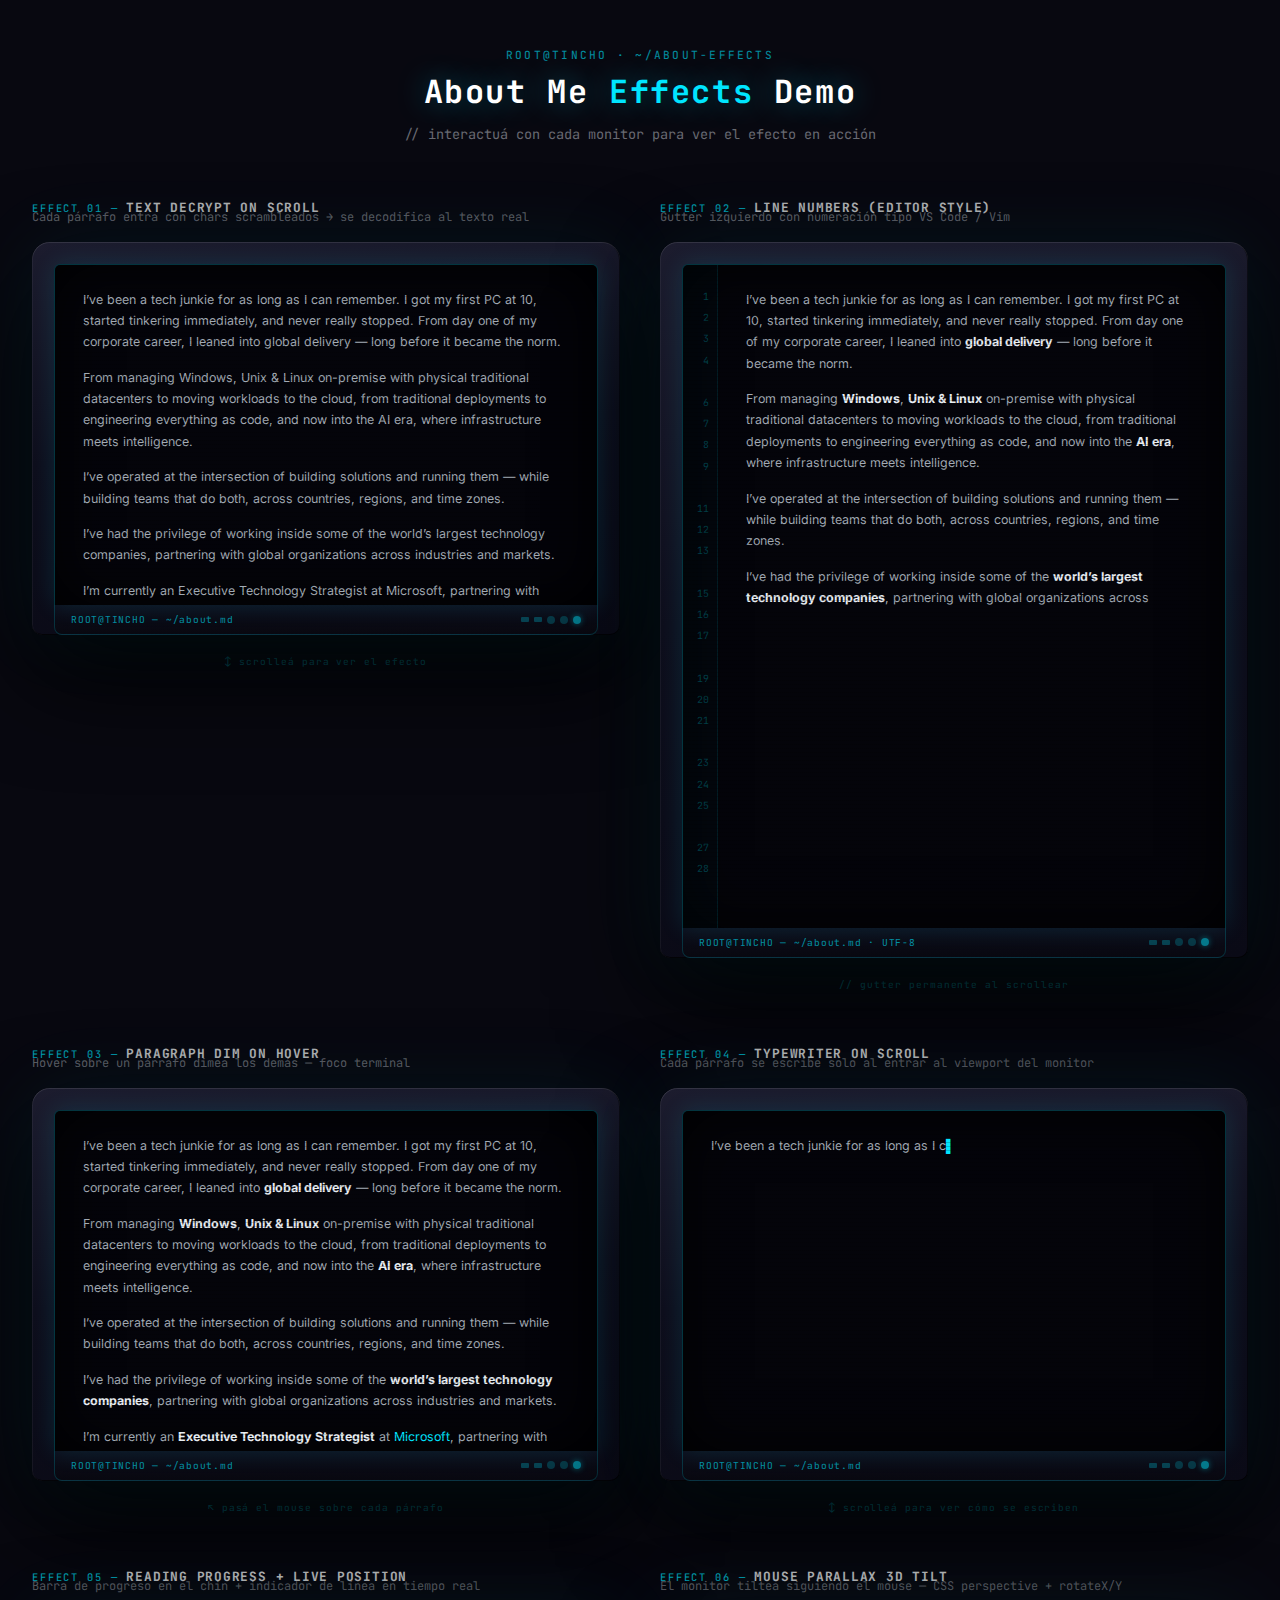
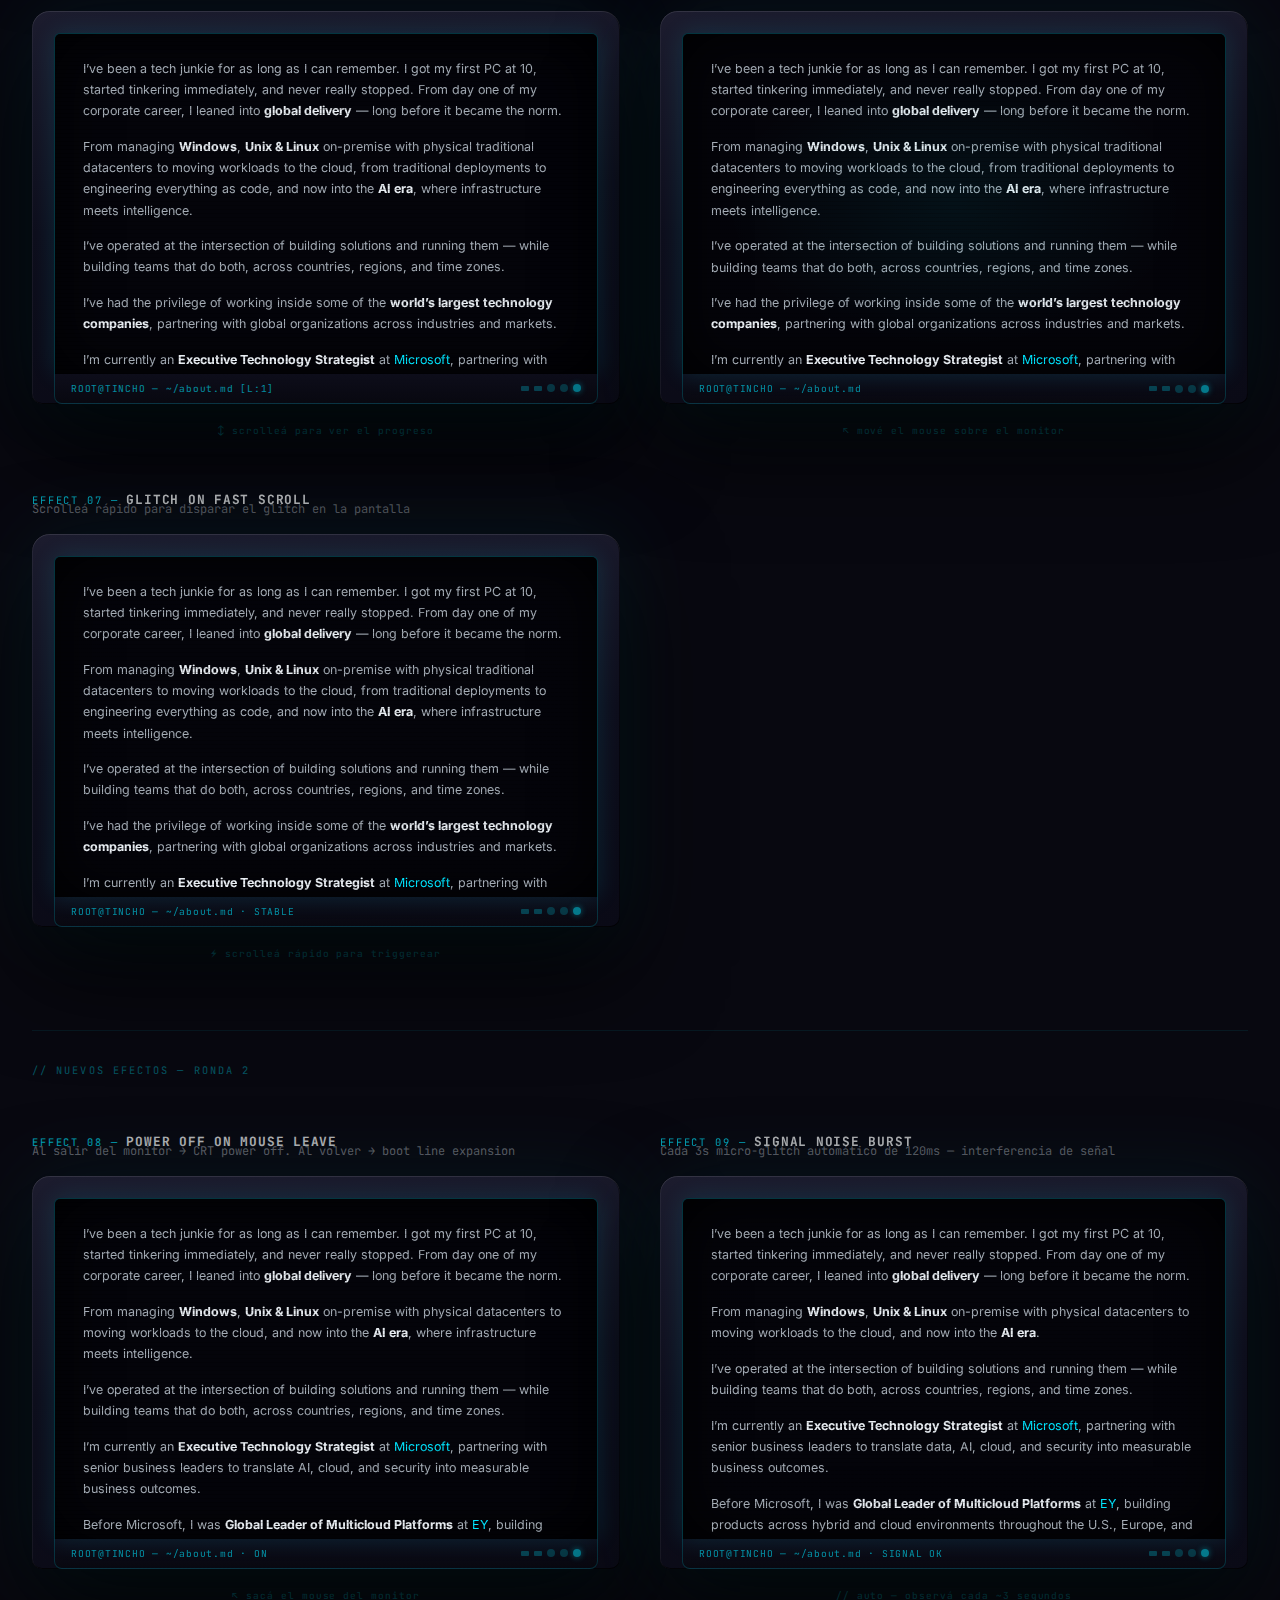
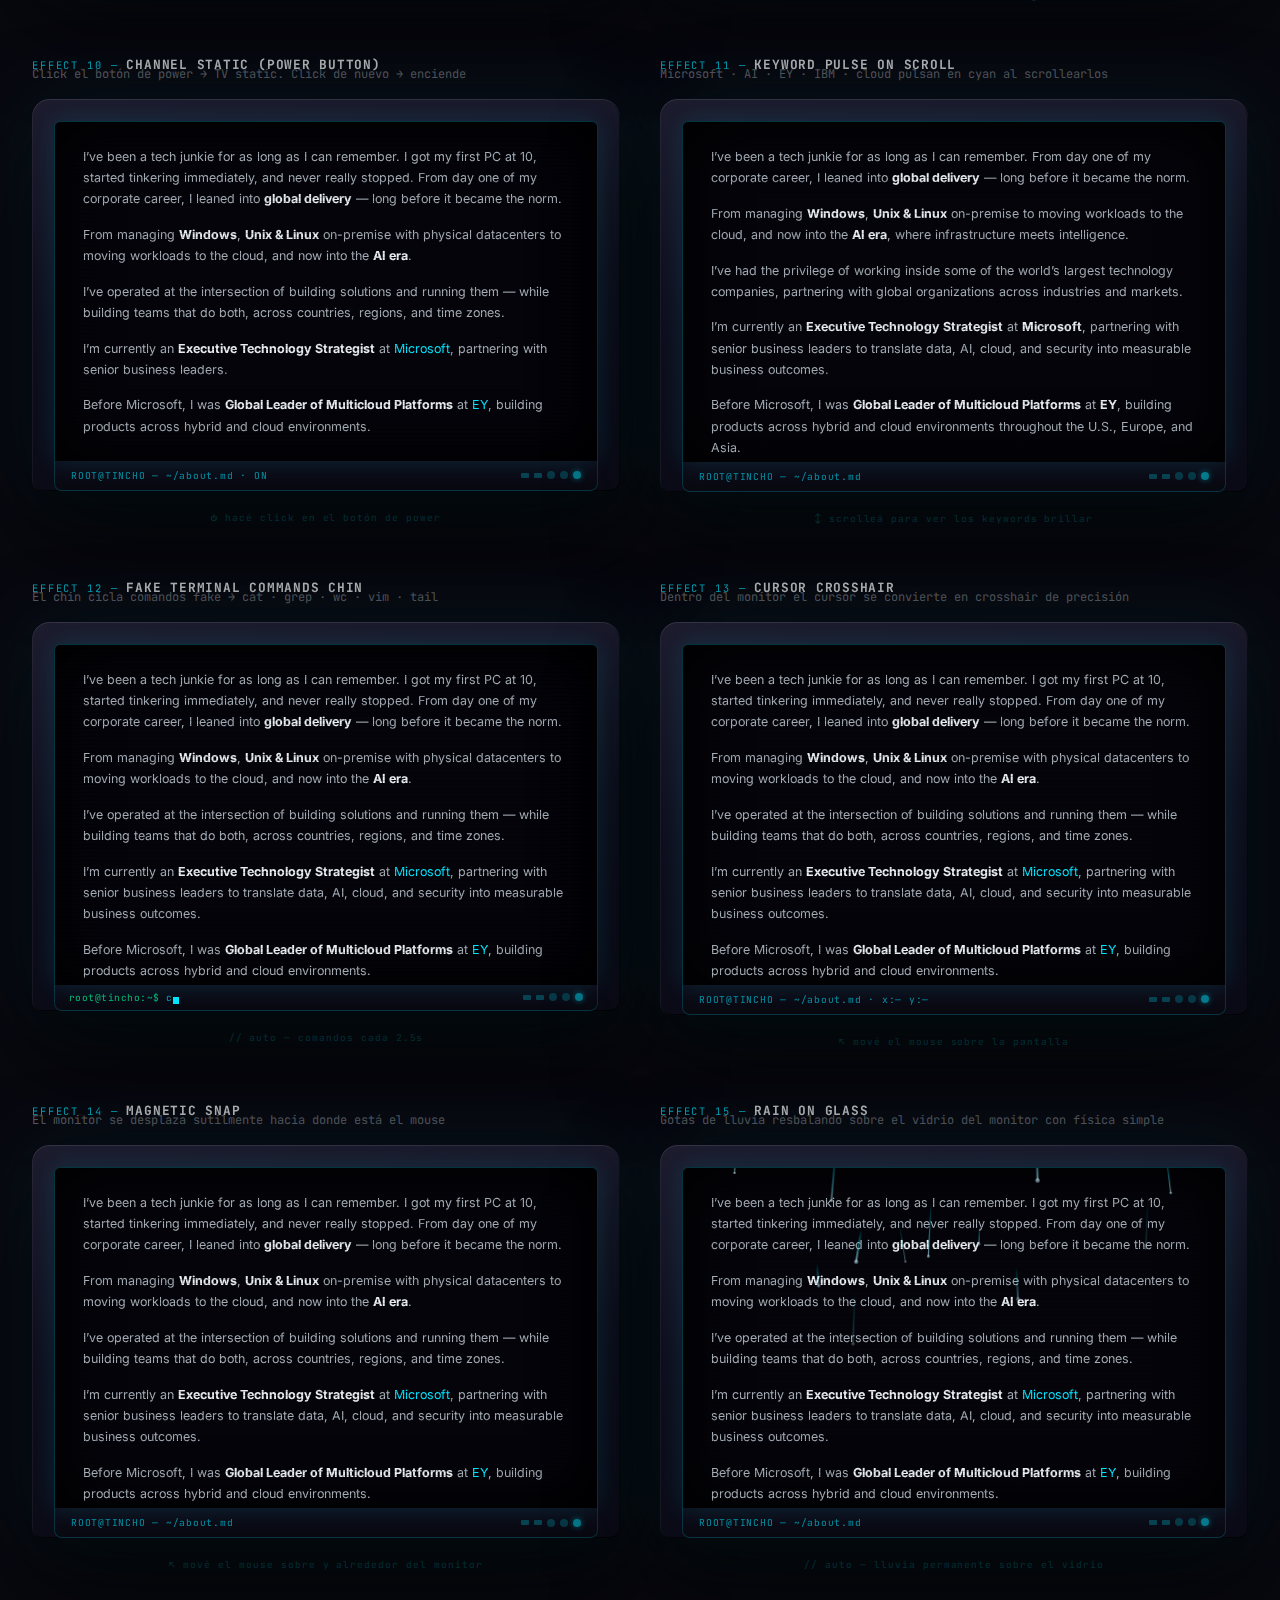
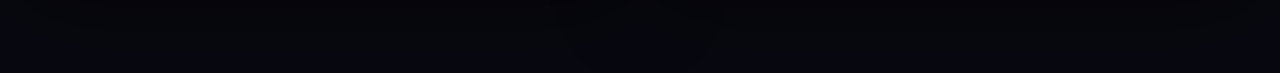
<file: about-effects-demo.html>
<!DOCTYPE html>
<html lang="en">
<head>
  <meta charset="UTF-8" />
  <meta name="viewport" content="width=device-width, initial-scale=1.0" />
  <title>About Me — Effects Demo</title>
  <link rel="preconnect" href="https://fonts.googleapis.com" />
  <link rel="preconnect" href="https://fonts.gstatic.com" crossorigin />
  <link href="https://fonts.googleapis.com/css2?family=JetBrains+Mono:wght@400;700&family=Inter:wght@400;500;600&display=swap" rel="stylesheet" />
  <style>
    *, *::before, *::after { box-sizing: border-box; margin: 0; padding: 0; }

    :root {
      --cyan:    #00e5ff;
      --magenta: #ff00c8;
      --green:   #00ff9d;
      --dark:    #04040a;
      --mono:    'JetBrains Mono', monospace;
    }

    body {
      background: #080810;
      color: #c8ccd4;
      font-family: 'Inter', sans-serif;
      min-height: 100vh;
      padding: 3rem 2rem 6rem;
    }

    /* ── Header ──────────────────────────────────────────── */
    .demo-header {
      text-align: center;
      margin-bottom: 3.5rem;
    }
    .demo-header__eyebrow {
      font-family: var(--mono);
      font-size: 0.7rem;
      color: var(--cyan);
      letter-spacing: 0.2em;
      text-transform: uppercase;
      opacity: 0.6;
      margin-bottom: 0.5rem;
    }
    .demo-header h1 {
      font-family: var(--mono);
      font-size: clamp(1.2rem, 3vw, 2rem);
      font-weight: 700;
      color: #fff;
      text-shadow: 0 0 30px rgba(0,229,255,0.4);
      letter-spacing: 0.05em;
    }
    .demo-header h1 span { color: var(--cyan); }
    .demo-header__sub {
      font-size: 0.85rem;
      color: rgba(200,204,212,0.5);
      margin-top: 0.75rem;
      font-family: var(--mono);
    }

    /* ── Grid ────────────────────────────────────────────── */
    .demo-grid {
      display: grid;
      grid-template-columns: repeat(auto-fill, minmax(400px, 1fr));
      gap: 3rem 2.5rem;
      max-width: 1360px;
      margin: 0 auto;
    }

    /* ── Effect card ─────────────────────────────────────── */
    .effect-card { display: flex; flex-direction: column; gap: 1rem; }

    .effect-label {
      font-family: var(--mono);
      font-size: 0.65rem;
      color: var(--cyan);
      letter-spacing: 0.18em;
      text-transform: uppercase;
      opacity: 0.7;
    }
    .effect-label strong { color: #fff; opacity: 1; font-size: 0.8rem; letter-spacing: 0.06em; }
    .effect-desc {
      font-size: 0.75rem;
      color: rgba(200,204,212,0.45);
      font-family: var(--mono);
      line-height: 1.5;
      margin-top: -0.5rem;
    }

    /* ── Monitor frame (from main site) ─────────────────── */
    .monitor {
      width: 100%;
      border-radius: 18px 18px 10px 10px;
      background: linear-gradient(175deg, #1c1c2e 0%, #0e0e1c 50%, #0a0a16 100%);
      box-shadow:
        0 0 80px rgba(0,229,255,0.07),
        0 40px 100px rgba(0,0,0,0.95),
        inset 0 1px 0 rgba(255,255,255,0.1),
        inset 1px 0 0 rgba(255,255,255,0.05),
        inset -1px 0 0 rgba(0,0,0,0.5),
        inset 0 -1px 0 rgba(0,0,0,0.7);
      padding: 22px 22px 0;
      position: relative;
    }

    .monitor .screen {
      background: #04040a;
      border-radius: 6px 6px 0 0;
      border: 1px solid rgba(0,229,255,0.22);
      border-bottom: none;
      box-shadow: inset 0 0 60px rgba(0,0,0,0.97), 0 0 25px rgba(0,229,255,0.12);
      position: relative;
      overflow: hidden;
    }

    /* scanlines */
    .monitor .screen::after {
      content: '';
      position: absolute;
      inset: 0;
      background: repeating-linear-gradient(
        to bottom, transparent 0px, transparent 3px,
        rgba(0,0,0,0.18) 3px, rgba(0,0,0,0.18) 4px
      );
      pointer-events: none;
      z-index: 3;
    }

    .monitor .screen-scroll {
      max-height: 340px;
      overflow-y: auto;
      padding: 24px 28px;
      position: relative;
      z-index: 1;
      scrollbar-width: thin;
      scrollbar-color: rgba(0,229,255,0.35) transparent;
    }
    .monitor .screen-scroll::-webkit-scrollbar { width: 4px; }
    .monitor .screen-scroll::-webkit-scrollbar-track { background: transparent; }
    .monitor .screen-scroll::-webkit-scrollbar-thumb { background: rgba(0,229,255,0.35); border-radius: 2px; }

    .monitor .screen-scroll p {
      font-size: 0.78rem;
      line-height: 1.7;
      color: rgba(200,210,220,0.82);
      margin-bottom: 0.9rem;
    }
    .monitor .screen-scroll p:last-child { margin-bottom: 0; }
    .monitor .screen-scroll strong { color: #e8edf2; }

    .monitor .chin {
      background: linear-gradient(180deg, #0d0d1a 0%, #080810 100%);
      border: 1px solid rgba(0,229,255,0.18);
      border-top: none;
      border-radius: 0 0 8px 8px;
      padding: 8px 16px;
      display: flex;
      align-items: center;
      justify-content: space-between;
      gap: 0.5rem;
    }
    .chin-label {
      font-family: var(--mono);
      font-size: 0.6rem;
      color: rgba(0,229,255,0.6);
      letter-spacing: 0.08em;
      white-space: nowrap;
      overflow: hidden;
      text-overflow: ellipsis;
      max-width: 70%;
    }
    .chin-btns { display: flex; gap: 5px; align-items: center; flex-shrink: 0; }
    .btn-sq { width: 8px; height: 5px; background: rgba(0,229,255,0.25); border-radius: 1px; }
    .btn-rd { width: 8px; height: 8px; border-radius: 50%; background: rgba(0,229,255,0.2); }
    .btn-rd.power { background: rgba(0,229,255,0.5); box-shadow: 0 0 6px rgba(0,229,255,0.4); }

    /* ── Progress bar (effect 5) ─────────────────────────── */
    .chin-progress {
      position: absolute;
      bottom: 0; left: 0;
      height: 2px;
      background: var(--cyan);
      box-shadow: 0 0 8px var(--cyan);
      width: 0%;
      transition: width 0.1s linear;
      border-radius: 0 1px 0 0;
    }
    .chin.has-progress { position: relative; }

    /* ── Effect 02 — Line Numbers ────────────────────────── */
    .ln-wrap {
      display: flex;
      gap: 0;
    }
    .ln-gutter {
      flex-shrink: 0;
      width: 2.2rem;
      padding: 24px 8px 24px 4px;
      border-right: 1px solid rgba(0,229,255,0.1);
      display: flex;
      flex-direction: column;
      align-items: flex-end;
      gap: 0;
      background: rgba(0,229,255,0.02);
    }
    .ln-gutter span {
      font-family: var(--mono);
      font-size: 0.62rem;
      color: rgba(0,229,255,0.25);
      line-height: 1.7;
      display: block;
      height: calc(0.78rem * 1.7);
    }
    .ln-content {
      flex: 1;
      overflow-y: auto;
      max-height: 340px;
      padding: 24px 28px;
      scrollbar-width: thin;
      scrollbar-color: rgba(0,229,255,0.35) transparent;
    }
    .ln-content::-webkit-scrollbar { width: 4px; }
    .ln-content::-webkit-scrollbar-thumb { background: rgba(0,229,255,0.35); border-radius: 2px; }
    .ln-content p {
      font-size: 0.78rem;
      line-height: 1.7;
      color: rgba(200,210,220,0.82);
      margin-bottom: 0.9rem;
    }
    .ln-content p:last-child { margin-bottom: 0; }
    .ln-content strong { color: #e8edf2; }

    /* ── Effect 03 — Dim on hover ────────────────────────── */
    .dim-scroll { position: relative; z-index: 1; }
    .dim-scroll p {
      transition: opacity 0.2s, filter 0.2s;
    }
    .dim-scroll:hover p { opacity: 0.25; filter: blur(0.4px); }
    .dim-scroll:hover p:hover { opacity: 1; filter: none; color: #fff; }

    /* ── Effect 04 — Typewriter ──────────────────────────── */
    .tw-p { visibility: hidden; }
    .tw-p.typed { visibility: visible; }
    .tw-cursor::after {
      content: '▌';
      color: var(--cyan);
      animation: blink-cur 0.7s step-end infinite;
    }
    @keyframes blink-cur { 0%,100%{opacity:1} 50%{opacity:0} }

    /* ── Effect 06 — 3D Parallax ─────────────────────────── */
    .monitor-3d {
      transform-style: preserve-3d;
      transition: transform 0.08s ease-out;
      will-change: transform;
    }
    .monitor-3d .screen::before {
      content: '';
      position: absolute;
      inset: 0;
      background: radial-gradient(ellipse at var(--mx,50%) var(--my,50%), rgba(0,229,255,0.06) 0%, transparent 60%);
      pointer-events: none;
      z-index: 2;
      transition: background 0.1s;
    }

    /* ── Effect 07 — Glitch on fast scroll ───────────────── */
    @keyframes glitch-h {
      0%   { clip-path: inset(30% 0 40% 0); transform: translateX(-4px); }
      25%  { clip-path: inset(60% 0 10% 0); transform: translateX(4px); }
      50%  { clip-path: inset(10% 0 70% 0); transform: translateX(-2px); }
      75%  { clip-path: inset(80% 0 5%  0); transform: translateX(3px); }
      100% { clip-path: inset(0); transform: translateX(0); }
    }
    .glitch-active .screen::before {
      content: '';
      position: absolute;
      inset: 0;
      background: inherit;
      z-index: 4;
      animation: glitch-h 0.18s steps(1) 2;
      mix-blend-mode: screen;
      opacity: 0.7;
      pointer-events: none;
    }
    .glitch-active {
      box-shadow:
        0 0 80px rgba(0,229,255,0.07),
        0 40px 100px rgba(0,0,0,0.95),
        -4px 0 0 rgba(255,0,200,0.4),
        4px 0 0 rgba(0,229,255,0.4);
    }

    /* ── Effect 01 — Decrypt ─────────────────────────────── */
    .decrypt-p { position: relative; }

    /* ── Utility ─────────────────────────────────────────── */
    .hl { color: var(--cyan); font-style: normal; }

    /* Interactive hint */
    .hint {
      font-family: var(--mono);
      font-size: 0.6rem;
      color: rgba(0,229,255,0.4);
      text-align: center;
      padding: 4px 0 6px;
      letter-spacing: 0.1em;
    }

    /* ── Section divider ─────────────────────────────────── */
    .demo-section-title {
      grid-column: 1 / -1;
      font-family: var(--mono);
      font-size: 0.65rem;
      color: rgba(0,229,255,0.35);
      letter-spacing: 0.2em;
      text-transform: uppercase;
      padding: 2rem 0 0.5rem;
      border-top: 1px solid rgba(0,229,255,0.08);
      margin-top: 1rem;
    }

    /* ── Effect 08 — Power Off on Leave ─────────────────── */
    .screen-inner {
      transform-origin: center center;
      transition: transform 0.22s ease-in, opacity 0.28s ease, filter 0.28s ease;
    }
    .powered-off .screen-inner {
      transform: scaleY(0.025) scaleX(1.04);
      opacity: 0;
      filter: brightness(3);
    }
    @keyframes power-on {
      0%   { transform: scaleY(0.02); filter: brightness(4); opacity: 0.9; }
      35%  { transform: scaleY(1.03) scaleX(0.99); filter: brightness(1.2); opacity: 1; }
      55%  { transform: scaleY(0.97); }
      75%  { transform: scaleY(1.01); }
      100% { transform: scaleY(1) scaleX(1); filter: brightness(1); }
    }
    .powering-on .screen-inner {
      animation: power-on 0.55s ease-out forwards;
    }

    /* ── Effect 09 — Signal Noise Burst ──────────────────── */
    @keyframes noise-shift {
      0%,100% { clip-path: inset(0 0 95% 0); transform: translateX(0); }
      20%  { clip-path: inset(20% 0 60% 0); transform: translateX(-5px); }
      40%  { clip-path: inset(50% 0 30% 0); transform: translateX(4px); }
      60%  { clip-path: inset(75% 0 10% 0); transform: translateX(-3px); }
      80%  { clip-path: inset(10% 0 80% 0); transform: translateX(6px); }
    }
    .noise-burst .screen::before {
      content: '';
      position: absolute;
      inset: 0;
      background: linear-gradient(to bottom,
        transparent 0%, rgba(0,229,255,0.15) 48%, rgba(255,0,200,0.12) 52%, transparent 100%
      );
      z-index: 5;
      pointer-events: none;
      animation: noise-shift 0.12s steps(1) 3;
    }
    .noise-burst { outline: 1px solid rgba(0,229,255,0.3); }

    /* ── Effect 10 — Channel Static ──────────────────────── */
    .monitor-static { position: relative; }
    .static-canvas {
      position: absolute;
      inset: 22px 22px 0;
      border-radius: 6px 6px 0 0;
      z-index: 10;
      pointer-events: none;
      opacity: 0;
      transition: opacity 0.15s;
    }
    .monitor-static.is-off .static-canvas { opacity: 1; }
    .monitor-static.is-off .screen-inner  { opacity: 0.04; }
    .btn-rd.power { cursor: pointer; }
    .btn-rd.power:hover { background: rgba(0,229,255,0.85) !important; box-shadow: 0 0 10px rgba(0,229,255,0.7) !important; }

    /* ── Effect 11 — Keyword Pulse ───────────────────────── */
    .kw {
      display: inline;
      transition: color 0.2s, text-shadow 0.2s;
    }
    @keyframes kw-pulse {
      0%   { color: #e8edf2; text-shadow: 0 0 0 transparent; }
      25%  { color: #fff;    text-shadow: 0 0 18px var(--cyan), 0 0 40px rgba(0,229,255,0.5); }
      60%  { color: var(--cyan); text-shadow: 0 0 10px var(--cyan); }
      100% { color: inherit; text-shadow: none; }
    }
    .kw.pulsing { animation: kw-pulse 1.1s ease-out forwards; }

    /* ── Effect 12 — Fake Terminal Chin ──────────────────── */
    .chin-cmd {
      font-family: var(--mono);
      font-size: 0.6rem;
      color: rgba(0,229,255,0.7);
      letter-spacing: 0.05em;
      white-space: nowrap;
      overflow: hidden;
    }
    .chin-cmd .prompt { color: rgba(0,255,157,0.7); }
    .chin-cmd .cursor-blink {
      display: inline-block;
      width: 6px; height: 0.7em;
      background: var(--cyan);
      vertical-align: text-bottom;
      animation: blink-cur 0.7s step-end infinite;
    }
    @keyframes blink-cur { 0%,100%{opacity:1} 50%{opacity:0} }

    /* ── Effect 13 — Cursor Crosshair ────────────────────── */
    .monitor-cross .screen-scroll { cursor: none; }
    #crosshair-h, #crosshair-v {
      position: absolute;
      background: rgba(0,229,255,0.5);
      pointer-events: none;
      z-index: 6;
      transition: opacity 0.1s;
    }
    #crosshair-h { height: 1px; left: 0; right: 0; }
    #crosshair-v { width:  1px; top: 0; bottom: 0; }
    .crosshair-dot-center {
      position: absolute;
      width: 5px; height: 5px;
      border: 1px solid var(--cyan);
      border-radius: 50%;
      transform: translate(-50%,-50%);
      pointer-events: none;
      z-index: 7;
      box-shadow: 0 0 6px var(--cyan);
    }

    /* ── Effect 14 — Magnetic Snap ───────────────────────── */
    .monitor-mag {
      transition: transform 0.18s cubic-bezier(0.25, 0.46, 0.45, 0.94),
                  box-shadow 0.18s ease;
      will-change: transform;
    }
    .monitor-mag:hover {
      box-shadow:
        0 0 80px rgba(0,229,255,0.14),
        0 40px 100px rgba(0,0,0,0.95),
        inset 0 1px 0 rgba(255,255,255,0.1);
    }

    /* ── Effect 15 — Rain on Glass ───────────────────────── */
    .rain-canvas {
      position: absolute;
      inset: 0;
      width: 100%;
      height: 100%;
      z-index: 4;
      pointer-events: none;
      border-radius: 6px 6px 0 0;
    }
  </style>
</head>
<body>

  <div class="demo-header">
    <div class="demo-header__eyebrow">root@tincho · ~/about-effects</div>
    <h1>About Me <span>Effects</span> Demo</h1>
    <div class="demo-header__sub">// interactuá con cada monitor para ver el efecto en acción</div>
  </div>

  <div class="demo-grid">

    <!-- ── 01 — TEXT DECRYPT ─────────────────────────────── -->
    <div class="effect-card">
      <div>
        <div class="effect-label">EFFECT 01 — <strong>Text Decrypt on Scroll</strong></div>
        <div class="effect-desc">Cada párrafo entra con chars scrambleados → se decodifica al texto real</div>
      </div>
      <div class="monitor" id="m-decrypt">
        <div class="screen">
          <div class="screen-scroll" id="decrypt-scroll">
            <p class="decrypt-p">I&rsquo;ve been a tech junkie for as long as I can remember. I got my first PC at 10, started tinkering immediately, and never really stopped. From day one of my corporate career, I leaned into <strong>global delivery</strong> &mdash; long before it became the norm.</p>
            <p class="decrypt-p">From managing <strong>Windows</strong>, <strong>Unix &amp; Linux</strong> on-premise with physical traditional datacenters to moving workloads to the cloud, from traditional deployments to engineering everything as code, and now into the <strong>AI era</strong>, where infrastructure meets intelligence.</p>
            <p class="decrypt-p">I&rsquo;ve operated at the intersection of building solutions and running them &mdash; while building teams that do both, across countries, regions, and time zones.</p>
            <p class="decrypt-p">I&rsquo;ve had the privilege of working inside some of the <strong>world&rsquo;s largest technology companies</strong>, partnering with global organizations across industries and markets.</p>
            <p class="decrypt-p">I&rsquo;m currently an <strong>Executive Technology Strategist</strong> at <em class="hl">Microsoft</em>, partnering with senior business leaders to translate data, AI, cloud, and security into measurable business outcomes.</p>
            <p class="decrypt-p">Before Microsoft, I was <strong>Global Leader of Multicloud Platforms</strong> at <em class="hl">EY</em>, building products and services across hybrid and cloud environments throughout the U.S., Europe, and Asia.</p>
            <p class="decrypt-p">Outside the office, I&rsquo;m lucky enough to be married to <strong>Vicky</strong> and to be <strong>Miranda</strong>&rsquo;s dad 🧡. We are <strong>foodies</strong> by nature and <strong>travelers</strong> by choice.</p>
          </div>
        </div>
        <div class="chin">
          <span class="chin-label">ROOT@TINCHO — ~/about.md</span>
          <div class="chin-btns">
            <div class="btn-sq"></div><div class="btn-sq"></div>
            <div class="btn-rd"></div><div class="btn-rd"></div>
            <div class="btn-rd power"></div>
          </div>
        </div>
      </div>
      <div class="hint">↕ scrolleá para ver el efecto</div>
    </div>

    <!-- ── 02 — LINE NUMBERS ──────────────────────────────── -->
    <div class="effect-card">
      <div>
        <div class="effect-label">EFFECT 02 — <strong>Line Numbers (Editor Style)</strong></div>
        <div class="effect-desc">Gutter izquierdo con numeración tipo VS Code / Vim</div>
      </div>
      <div class="monitor">
        <div class="screen">
          <div class="ln-wrap">
            <div class="ln-gutter" id="ln-gutter"></div>
            <div class="ln-content" id="ln-content">
              <p>I&rsquo;ve been a tech junkie for as long as I can remember. I got my first PC at 10, started tinkering immediately, and never really stopped. From day one of my corporate career, I leaned into <strong>global delivery</strong> &mdash; long before it became the norm.</p>
              <p>From managing <strong>Windows</strong>, <strong>Unix &amp; Linux</strong> on-premise with physical traditional datacenters to moving workloads to the cloud, from traditional deployments to engineering everything as code, and now into the <strong>AI era</strong>, where infrastructure meets intelligence.</p>
              <p>I&rsquo;ve operated at the intersection of building solutions and running them &mdash; while building teams that do both, across countries, regions, and time zones.</p>
              <p>I&rsquo;ve had the privilege of working inside some of the <strong>world&rsquo;s largest technology companies</strong>, partnering with global organizations across industries and markets.</p>
              <p>I&rsquo;m currently an <strong>Executive Technology Strategist</strong> at <em class="hl">Microsoft</em>, partnering with senior business leaders to translate data, AI, cloud, and security into measurable business outcomes.</p>
              <p>Before Microsoft, I was <strong>Global Leader of Multicloud Platforms</strong> at <em class="hl">EY</em>, building products and services across hybrid and cloud environments throughout the U.S., Europe, and Asia.</p>
              <p>Outside the office, I&rsquo;m lucky enough to be married to <strong>Vicky</strong> and to be <strong>Miranda</strong>&rsquo;s dad 🧡. We are <strong>foodies</strong> by nature and <strong>travelers</strong> by choice.</p>
            </div>
          </div>
        </div>
        <div class="chin">
          <span class="chin-label">ROOT@TINCHO — ~/about.md · UTF-8</span>
          <div class="chin-btns">
            <div class="btn-sq"></div><div class="btn-sq"></div>
            <div class="btn-rd"></div><div class="btn-rd"></div>
            <div class="btn-rd power"></div>
          </div>
        </div>
      </div>
      <div class="hint">// gutter permanente al scrollear</div>
    </div>

    <!-- ── 03 — DIM ON HOVER ──────────────────────────────── -->
    <div class="effect-card">
      <div>
        <div class="effect-label">EFFECT 03 — <strong>Paragraph Dim on Hover</strong></div>
        <div class="effect-desc">Hover sobre un párrafo dimea los demás — foco terminal</div>
      </div>
      <div class="monitor">
        <div class="screen">
          <div class="screen-scroll dim-scroll">
            <p>I&rsquo;ve been a tech junkie for as long as I can remember. I got my first PC at 10, started tinkering immediately, and never really stopped. From day one of my corporate career, I leaned into <strong>global delivery</strong> &mdash; long before it became the norm.</p>
            <p>From managing <strong>Windows</strong>, <strong>Unix &amp; Linux</strong> on-premise with physical traditional datacenters to moving workloads to the cloud, from traditional deployments to engineering everything as code, and now into the <strong>AI era</strong>, where infrastructure meets intelligence.</p>
            <p>I&rsquo;ve operated at the intersection of building solutions and running them &mdash; while building teams that do both, across countries, regions, and time zones.</p>
            <p>I&rsquo;ve had the privilege of working inside some of the <strong>world&rsquo;s largest technology companies</strong>, partnering with global organizations across industries and markets.</p>
            <p>I&rsquo;m currently an <strong>Executive Technology Strategist</strong> at <em class="hl">Microsoft</em>, partnering with senior business leaders to translate data, AI, cloud, and security into measurable business outcomes.</p>
            <p>Before Microsoft, I was <strong>Global Leader of Multicloud Platforms</strong> at <em class="hl">EY</em>, building products and services across hybrid and cloud environments.</p>
            <p>Outside the office, I&rsquo;m lucky enough to be married to <strong>Vicky</strong> and to be <strong>Miranda</strong>&rsquo;s dad 🧡. We are <strong>foodies</strong> by nature and <strong>travelers</strong> by choice.</p>
          </div>
        </div>
        <div class="chin">
          <span class="chin-label">ROOT@TINCHO — ~/about.md</span>
          <div class="chin-btns">
            <div class="btn-sq"></div><div class="btn-sq"></div>
            <div class="btn-rd"></div><div class="btn-rd"></div>
            <div class="btn-rd power"></div>
          </div>
        </div>
      </div>
      <div class="hint">↖ pasá el mouse sobre cada párrafo</div>
    </div>

    <!-- ── 04 — TYPEWRITER ON SCROLL ─────────────────────── -->
    <div class="effect-card">
      <div>
        <div class="effect-label">EFFECT 04 — <strong>Typewriter on Scroll</strong></div>
        <div class="effect-desc">Cada párrafo se escribe solo al entrar al viewport del monitor</div>
      </div>
      <div class="monitor">
        <div class="screen">
          <div class="screen-scroll" id="tw-scroll">
            <p class="tw-p">I&rsquo;ve been a tech junkie for as long as I can remember. I got my first PC at 10, started tinkering immediately, and never really stopped. From day one of my corporate career, I leaned into global delivery — long before it became the norm.</p>
            <p class="tw-p">From managing Windows, Unix & Linux on-premise with physical traditional datacenters to moving workloads to the cloud, from traditional deployments to engineering everything as code, and now into the AI era, where infrastructure meets intelligence.</p>
            <p class="tw-p">I've operated at the intersection of building solutions and running them — while building teams that do both, across countries, regions, and time zones.</p>
            <p class="tw-p">I've had the privilege of working inside some of the world's largest technology companies, partnering with global organizations across industries and markets.</p>
            <p class="tw-p">I'm currently an Executive Technology Strategist at Microsoft, partnering with senior business leaders to translate data, AI, cloud, and security into measurable business outcomes.</p>
            <p class="tw-p">Before Microsoft, I was Global Leader of Multicloud Platforms at EY, building products and services across hybrid and cloud environments.</p>
            <p class="tw-p">Outside the office, I'm lucky enough to be married to Vicky and to be Miranda's dad. We are foodies by nature and travelers by choice.</p>
          </div>
        </div>
        <div class="chin">
          <span class="chin-label">ROOT@TINCHO — ~/about.md</span>
          <div class="chin-btns">
            <div class="btn-sq"></div><div class="btn-sq"></div>
            <div class="btn-rd"></div><div class="btn-rd"></div>
            <div class="btn-rd power"></div>
          </div>
        </div>
      </div>
      <div class="hint">↕ scrolleá para ver cómo se escriben</div>
    </div>

    <!-- ── 05 — PROGRESS BAR + LIVE CHIN ─────────────────── -->
    <div class="effect-card">
      <div>
        <div class="effect-label">EFFECT 05 — <strong>Reading Progress + Live Position</strong></div>
        <div class="effect-desc">Barra de progreso en el chin + indicador de línea en tiempo real</div>
      </div>
      <div class="monitor">
        <div class="screen">
          <div class="screen-scroll" id="prog-scroll">
            <p>I&rsquo;ve been a tech junkie for as long as I can remember. I got my first PC at 10, started tinkering immediately, and never really stopped. From day one of my corporate career, I leaned into <strong>global delivery</strong> &mdash; long before it became the norm.</p>
            <p>From managing <strong>Windows</strong>, <strong>Unix &amp; Linux</strong> on-premise with physical traditional datacenters to moving workloads to the cloud, from traditional deployments to engineering everything as code, and now into the <strong>AI era</strong>, where infrastructure meets intelligence.</p>
            <p>I&rsquo;ve operated at the intersection of building solutions and running them &mdash; while building teams that do both, across countries, regions, and time zones.</p>
            <p>I&rsquo;ve had the privilege of working inside some of the <strong>world&rsquo;s largest technology companies</strong>, partnering with global organizations across industries and markets.</p>
            <p>I&rsquo;m currently an <strong>Executive Technology Strategist</strong> at <em class="hl">Microsoft</em>, partnering with senior business leaders to translate data, AI, cloud, and security into measurable business outcomes.</p>
            <p>Before Microsoft, I was <strong>Global Leader of Multicloud Platforms</strong> at <em class="hl">EY</em>, building products and services across hybrid and cloud environments throughout the U.S., Europe, and Asia.</p>
            <p>Outside the office, I&rsquo;m lucky enough to be married to <strong>Vicky</strong> and to be <strong>Miranda</strong>&rsquo;s dad 🧡. We are <strong>foodies</strong> by nature and <strong>travelers</strong> by choice.</p>
          </div>
        </div>
        <div class="chin has-progress" id="prog-chin">
          <span class="chin-label" id="prog-label">ROOT@TINCHO — ~/about.md [L:1]</span>
          <div class="chin-btns">
            <div class="btn-sq"></div><div class="btn-sq"></div>
            <div class="btn-rd"></div><div class="btn-rd"></div>
            <div class="btn-rd power"></div>
          </div>
          <div class="chin-progress" id="chin-bar"></div>
        </div>
      </div>
      <div class="hint">↕ scrolleá para ver el progreso</div>
    </div>

    <!-- ── 06 — 3D PARALLAX TILT ──────────────────────────── -->
    <div class="effect-card">
      <div>
        <div class="effect-label">EFFECT 06 — <strong>Mouse Parallax 3D Tilt</strong></div>
        <div class="effect-desc">El monitor tiltea siguiendo el mouse — CSS perspective + rotateX/Y</div>
      </div>
      <div class="monitor monitor-3d" id="m-tilt">
        <div class="screen">
          <div class="screen-scroll">
            <p>I&rsquo;ve been a tech junkie for as long as I can remember. I got my first PC at 10, started tinkering immediately, and never really stopped. From day one of my corporate career, I leaned into <strong>global delivery</strong> &mdash; long before it became the norm.</p>
            <p>From managing <strong>Windows</strong>, <strong>Unix &amp; Linux</strong> on-premise with physical traditional datacenters to moving workloads to the cloud, from traditional deployments to engineering everything as code, and now into the <strong>AI era</strong>, where infrastructure meets intelligence.</p>
            <p>I&rsquo;ve operated at the intersection of building solutions and running them &mdash; while building teams that do both, across countries, regions, and time zones.</p>
            <p>I&rsquo;ve had the privilege of working inside some of the <strong>world&rsquo;s largest technology companies</strong>, partnering with global organizations across industries and markets.</p>
            <p>I&rsquo;m currently an <strong>Executive Technology Strategist</strong> at <em class="hl">Microsoft</em>, partnering with senior business leaders to translate data, AI, cloud, and security into measurable business outcomes.</p>
            <p>Before Microsoft, I was <strong>Global Leader of Multicloud Platforms</strong> at <em class="hl">EY</em>, building products and services across hybrid and cloud environments throughout the U.S., Europe, and Asia.</p>
          </div>
        </div>
        <div class="chin">
          <span class="chin-label">ROOT@TINCHO — ~/about.md</span>
          <div class="chin-btns">
            <div class="btn-sq"></div><div class="btn-sq"></div>
            <div class="btn-rd"></div><div class="btn-rd"></div>
            <div class="btn-rd power"></div>
          </div>
        </div>
      </div>
      <div class="hint">↖ mové el mouse sobre el monitor</div>
    </div>

    <!-- ── 07 — GLITCH ON FAST SCROLL ────────────────────── -->
    <div class="effect-card">
      <div>
        <div class="effect-label">EFFECT 07 — <strong>Glitch on Fast Scroll</strong></div>
        <div class="effect-desc">Scrolleá rápido para disparar el glitch en la pantalla</div>
      </div>
      <div class="monitor" id="m-glitch">
        <div class="screen">
          <div class="screen-scroll" id="glitch-scroll">
            <p>I&rsquo;ve been a tech junkie for as long as I can remember. I got my first PC at 10, started tinkering immediately, and never really stopped. From day one of my corporate career, I leaned into <strong>global delivery</strong> &mdash; long before it became the norm.</p>
            <p>From managing <strong>Windows</strong>, <strong>Unix &amp; Linux</strong> on-premise with physical traditional datacenters to moving workloads to the cloud, from traditional deployments to engineering everything as code, and now into the <strong>AI era</strong>, where infrastructure meets intelligence.</p>
            <p>I&rsquo;ve operated at the intersection of building solutions and running them &mdash; while building teams that do both, across countries, regions, and time zones.</p>
            <p>I&rsquo;ve had the privilege of working inside some of the <strong>world&rsquo;s largest technology companies</strong>, partnering with global organizations across industries and markets.</p>
            <p>I&rsquo;m currently an <strong>Executive Technology Strategist</strong> at <em class="hl">Microsoft</em>, partnering with senior business leaders to translate data, AI, cloud, and security into measurable business outcomes.</p>
            <p>Before Microsoft, I was <strong>Global Leader of Multicloud Platforms</strong> at <em class="hl">EY</em>, building products and services across hybrid and cloud environments throughout the U.S., Europe, and Asia.</p>
            <p>Outside the office, I&rsquo;m lucky enough to be married to <strong>Vicky</strong> and to be <strong>Miranda</strong>&rsquo;s dad 🧡. We are <strong>foodies</strong> by nature and <strong>travelers</strong> by choice.</p>
          </div>
        </div>
        <div class="chin">
          <span class="chin-label" id="glitch-label">ROOT@TINCHO — ~/about.md · STABLE</span>
          <div class="chin-btns">
            <div class="btn-sq"></div><div class="btn-sq"></div>
            <div class="btn-rd"></div><div class="btn-rd"></div>
            <div class="btn-rd power"></div>
          </div>
        </div>
      </div>
      <div class="hint">⚡ scrolleá rápido para triggerear</div>
    </div>

    <!-- ────────────────── SECTION 2 ──────────────────────── -->
    <div class="demo-section-title">// nuevos efectos — ronda 2</div>

    <!-- ── 08 — POWER OFF ON LEAVE ──────────────────────── -->
    <div class="effect-card">
      <div>
        <div class="effect-label">EFFECT 08 — <strong>Power Off on Mouse Leave</strong></div>
        <div class="effect-desc">Al salir del monitor → CRT power off. Al volver → boot line expansion</div>
      </div>
      <div class="monitor" id="m-power">
        <div class="screen">
          <div class="screen-inner">
            <div class="screen-scroll">
              <p>I&rsquo;ve been a tech junkie for as long as I can remember. I got my first PC at 10, started tinkering immediately, and never really stopped. From day one of my corporate career, I leaned into <strong>global delivery</strong> &mdash; long before it became the norm.</p>
              <p>From managing <strong>Windows</strong>, <strong>Unix &amp; Linux</strong> on-premise with physical datacenters to moving workloads to the cloud, and now into the <strong>AI era</strong>, where infrastructure meets intelligence.</p>
              <p>I&rsquo;ve operated at the intersection of building solutions and running them &mdash; while building teams that do both, across countries, regions, and time zones.</p>
              <p>I&rsquo;m currently an <strong>Executive Technology Strategist</strong> at <em class="hl">Microsoft</em>, partnering with senior business leaders to translate AI, cloud, and security into measurable business outcomes.</p>
              <p>Before Microsoft, I was <strong>Global Leader of Multicloud Platforms</strong> at <em class="hl">EY</em>, building products across hybrid and cloud environments in the U.S., Europe, and Asia.</p>
            </div>
          </div>
        </div>
        <div class="chin">
          <span class="chin-label" id="power-label">ROOT@TINCHO — ~/about.md · ON</span>
          <div class="chin-btns">
            <div class="btn-sq"></div><div class="btn-sq"></div>
            <div class="btn-rd"></div><div class="btn-rd"></div>
            <div class="btn-rd power"></div>
          </div>
        </div>
      </div>
      <div class="hint">↖ sacá el mouse del monitor</div>
    </div>

    <!-- ── 09 — SIGNAL NOISE BURST ───────────────────────── -->
    <div class="effect-card">
      <div>
        <div class="effect-label">EFFECT 09 — <strong>Signal Noise Burst</strong></div>
        <div class="effect-desc">Cada 3s micro-glitch automático de 120ms — interferencia de señal</div>
      </div>
      <div class="monitor" id="m-noise">
        <div class="screen">
          <div class="screen-scroll">
            <p>I&rsquo;ve been a tech junkie for as long as I can remember. I got my first PC at 10, started tinkering immediately, and never really stopped. From day one of my corporate career, I leaned into <strong>global delivery</strong> &mdash; long before it became the norm.</p>
            <p>From managing <strong>Windows</strong>, <strong>Unix &amp; Linux</strong> on-premise with physical datacenters to moving workloads to the cloud, and now into the <strong>AI era</strong>.</p>
            <p>I&rsquo;ve operated at the intersection of building solutions and running them &mdash; while building teams that do both, across countries, regions, and time zones.</p>
            <p>I&rsquo;m currently an <strong>Executive Technology Strategist</strong> at <em class="hl">Microsoft</em>, partnering with senior business leaders to translate data, AI, cloud, and security into measurable business outcomes.</p>
            <p>Before Microsoft, I was <strong>Global Leader of Multicloud Platforms</strong> at <em class="hl">EY</em>, building products across hybrid and cloud environments throughout the U.S., Europe, and Asia.</p>
          </div>
        </div>
        <div class="chin">
          <span class="chin-label" id="noise-label">ROOT@TINCHO — ~/about.md · SIGNAL OK</span>
          <div class="chin-btns">
            <div class="btn-sq"></div><div class="btn-sq"></div>
            <div class="btn-rd"></div><div class="btn-rd"></div>
            <div class="btn-rd power"></div>
          </div>
        </div>
      </div>
      <div class="hint">// auto — observá cada ~3 segundos</div>
    </div>

    <!-- ── 10 — CHANNEL STATIC ───────────────────────────── -->
    <div class="effect-card">
      <div>
        <div class="effect-label">EFFECT 10 — <strong>Channel Static (Power Button)</strong></div>
        <div class="effect-desc">Click el botón de power → TV static. Click de nuevo → enciende</div>
      </div>
      <div class="monitor monitor-static" id="m-static">
        <canvas class="static-canvas" id="static-canvas"></canvas>
        <div class="screen">
          <div class="screen-inner">
            <div class="screen-scroll">
              <p>I&rsquo;ve been a tech junkie for as long as I can remember. I got my first PC at 10, started tinkering immediately, and never really stopped. From day one of my corporate career, I leaned into <strong>global delivery</strong> &mdash; long before it became the norm.</p>
              <p>From managing <strong>Windows</strong>, <strong>Unix &amp; Linux</strong> on-premise with physical datacenters to moving workloads to the cloud, and now into the <strong>AI era</strong>.</p>
              <p>I&rsquo;ve operated at the intersection of building solutions and running them &mdash; while building teams that do both, across countries, regions, and time zones.</p>
              <p>I&rsquo;m currently an <strong>Executive Technology Strategist</strong> at <em class="hl">Microsoft</em>, partnering with senior business leaders.</p>
              <p>Before Microsoft, I was <strong>Global Leader of Multicloud Platforms</strong> at <em class="hl">EY</em>, building products across hybrid and cloud environments.</p>
            </div>
          </div>
        </div>
        <div class="chin">
          <span class="chin-label" id="static-label">ROOT@TINCHO — ~/about.md · ON</span>
          <div class="chin-btns">
            <div class="btn-sq"></div><div class="btn-sq"></div>
            <div class="btn-rd"></div><div class="btn-rd"></div>
            <div class="btn-rd power" id="power-btn" title="Power"></div>
          </div>
        </div>
      </div>
      <div class="hint">⏻ hacé click en el botón de power</div>
    </div>

    <!-- ── 11 — KEYWORD PULSE ────────────────────────────── -->
    <div class="effect-card">
      <div>
        <div class="effect-label">EFFECT 11 — <strong>Keyword Pulse on Scroll</strong></div>
        <div class="effect-desc">Microsoft · AI · EY · IBM · cloud pulsan en cyan al scrollearlos</div>
      </div>
      <div class="monitor">
        <div class="screen">
          <div class="screen-scroll" id="kw-scroll">
            <p>I&rsquo;ve been a tech junkie for as long as I can remember. From day one of my corporate career, I leaned into <strong>global delivery</strong> — long before it became the norm.</p>
            <p>From managing <strong>Windows</strong>, <strong><span class="kw">Unix</span> &amp; <span class="kw">Linux</span></strong> on-premise to moving workloads to the <span class="kw">cloud</span>, and now into the <strong><span class="kw">AI</span> era</strong>, where infrastructure meets intelligence.</p>
            <p>I&rsquo;ve had the privilege of working inside some of the world&rsquo;s largest technology companies, partnering with global organizations across industries and markets.</p>
            <p>I&rsquo;m currently an <strong>Executive Technology Strategist</strong> at <strong><span class="kw">Microsoft</span></strong>, partnering with senior business leaders to translate data, <span class="kw">AI</span>, <span class="kw">cloud</span>, and security into measurable business outcomes.</p>
            <p>Before <span class="kw">Microsoft</span>, I was <strong>Global Leader of Multicloud Platforms</strong> at <strong><span class="kw">EY</span></strong>, building products across hybrid and <span class="kw">cloud</span> environments throughout the U.S., Europe, and Asia.</p>
            <p>And before that, I built and scaled technology teams at <strong><span class="kw">IBM</span></strong> during the early expansion of the Global Delivery Center, supporting U.S.-based clients from Argentina to the world.</p>
            <p>Outside the office, I&rsquo;m lucky enough to be married to <strong>Vicky</strong> and to be <strong>Miranda</strong>&rsquo;s dad 🧡. We are <strong>foodies</strong> by nature and <strong>travelers</strong> by choice.</p>
          </div>
        </div>
        <div class="chin">
          <span class="chin-label">ROOT@TINCHO — ~/about.md</span>
          <div class="chin-btns">
            <div class="btn-sq"></div><div class="btn-sq"></div>
            <div class="btn-rd"></div><div class="btn-rd"></div>
            <div class="btn-rd power"></div>
          </div>
        </div>
      </div>
      <div class="hint">↕ scrolleá para ver los keywords brillar</div>
    </div>

    <!-- ── 12 — FAKE TERMINAL CHIN ───────────────────────── -->
    <div class="effect-card">
      <div>
        <div class="effect-label">EFFECT 12 — <strong>Fake Terminal Commands Chin</strong></div>
        <div class="effect-desc">El chin cicla comandos fake → cat · grep · wc · vim · tail</div>
      </div>
      <div class="monitor">
        <div class="screen">
          <div class="screen-scroll">
            <p>I&rsquo;ve been a tech junkie for as long as I can remember. I got my first PC at 10, started tinkering immediately, and never really stopped. From day one of my corporate career, I leaned into <strong>global delivery</strong> &mdash; long before it became the norm.</p>
            <p>From managing <strong>Windows</strong>, <strong>Unix &amp; Linux</strong> on-premise with physical datacenters to moving workloads to the cloud, and now into the <strong>AI era</strong>.</p>
            <p>I&rsquo;ve operated at the intersection of building solutions and running them &mdash; while building teams that do both, across countries, regions, and time zones.</p>
            <p>I&rsquo;m currently an <strong>Executive Technology Strategist</strong> at <em class="hl">Microsoft</em>, partnering with senior business leaders to translate data, AI, cloud, and security into measurable business outcomes.</p>
            <p>Before Microsoft, I was <strong>Global Leader of Multicloud Platforms</strong> at <em class="hl">EY</em>, building products across hybrid and cloud environments.</p>
          </div>
        </div>
        <div class="chin" style="padding: 6px 14px;">
          <span class="chin-cmd"><span class="prompt">root@tincho:~$&nbsp;</span><span id="fake-cmd"></span><span class="cursor-blink"></span></span>
          <div class="chin-btns">
            <div class="btn-sq"></div><div class="btn-sq"></div>
            <div class="btn-rd"></div><div class="btn-rd"></div>
            <div class="btn-rd power"></div>
          </div>
        </div>
      </div>
      <div class="hint">// auto — comandos cada 2.5s</div>
    </div>

    <!-- ── 13 — CURSOR CROSSHAIR ─────────────────────────── -->
    <div class="effect-card">
      <div>
        <div class="effect-label">EFFECT 13 — <strong>Cursor Crosshair</strong></div>
        <div class="effect-desc">Dentro del monitor el cursor se convierte en crosshair de precisión</div>
      </div>
      <div class="monitor monitor-cross">
        <div class="screen" id="cross-screen" style="position:relative;">
          <div id="crosshair-h"></div>
          <div id="crosshair-v"></div>
          <div class="crosshair-dot-center" id="cross-dot"></div>
          <div class="screen-scroll" id="cross-scroll">
            <p>I&rsquo;ve been a tech junkie for as long as I can remember. I got my first PC at 10, started tinkering immediately, and never really stopped. From day one of my corporate career, I leaned into <strong>global delivery</strong> &mdash; long before it became the norm.</p>
            <p>From managing <strong>Windows</strong>, <strong>Unix &amp; Linux</strong> on-premise with physical datacenters to moving workloads to the cloud, and now into the <strong>AI era</strong>.</p>
            <p>I&rsquo;ve operated at the intersection of building solutions and running them &mdash; while building teams that do both, across countries, regions, and time zones.</p>
            <p>I&rsquo;m currently an <strong>Executive Technology Strategist</strong> at <em class="hl">Microsoft</em>, partnering with senior business leaders to translate data, AI, cloud, and security into measurable business outcomes.</p>
            <p>Before Microsoft, I was <strong>Global Leader of Multicloud Platforms</strong> at <em class="hl">EY</em>, building products across hybrid and cloud environments.</p>
          </div>
        </div>
        <div class="chin">
          <span class="chin-label" id="cross-label">ROOT@TINCHO — ~/about.md · x:— y:—</span>
          <div class="chin-btns">
            <div class="btn-sq"></div><div class="btn-sq"></div>
            <div class="btn-rd"></div><div class="btn-rd"></div>
            <div class="btn-rd power"></div>
          </div>
        </div>
      </div>
      <div class="hint">↖ mové el mouse sobre la pantalla</div>
    </div>

    <!-- ── 14 — MAGNETIC SNAP ────────────────────────────── -->
    <div class="effect-card">
      <div>
        <div class="effect-label">EFFECT 14 — <strong>Magnetic Snap</strong></div>
        <div class="effect-desc">El monitor se desplaza sutilmente hacia donde está el mouse</div>
      </div>
      <div class="monitor monitor-mag" id="m-mag">
        <div class="screen">
          <div class="screen-scroll">
            <p>I&rsquo;ve been a tech junkie for as long as I can remember. I got my first PC at 10, started tinkering immediately, and never really stopped. From day one of my corporate career, I leaned into <strong>global delivery</strong> &mdash; long before it became the norm.</p>
            <p>From managing <strong>Windows</strong>, <strong>Unix &amp; Linux</strong> on-premise with physical datacenters to moving workloads to the cloud, and now into the <strong>AI era</strong>.</p>
            <p>I&rsquo;ve operated at the intersection of building solutions and running them &mdash; while building teams that do both, across countries, regions, and time zones.</p>
            <p>I&rsquo;m currently an <strong>Executive Technology Strategist</strong> at <em class="hl">Microsoft</em>, partnering with senior business leaders to translate data, AI, cloud, and security into measurable business outcomes.</p>
            <p>Before Microsoft, I was <strong>Global Leader of Multicloud Platforms</strong> at <em class="hl">EY</em>, building products across hybrid and cloud environments.</p>
          </div>
        </div>
        <div class="chin">
          <span class="chin-label">ROOT@TINCHO — ~/about.md</span>
          <div class="chin-btns">
            <div class="btn-sq"></div><div class="btn-sq"></div>
            <div class="btn-rd"></div><div class="btn-rd"></div>
            <div class="btn-rd power"></div>
          </div>
        </div>
      </div>
      <div class="hint">↖ mové el mouse sobre y alrededor del monitor</div>
    </div>

    <!-- ── 15 — RAIN ON GLASS ────────────────────────────── -->
    <div class="effect-card">
      <div>
        <div class="effect-label">EFFECT 15 — <strong>Rain on Glass</strong></div>
        <div class="effect-desc">Gotas de lluvia resbalando sobre el vidrio del monitor con física simple</div>
      </div>
      <div class="monitor">
        <div class="screen" style="position:relative;">
          <canvas class="rain-canvas" id="rain-canvas"></canvas>
          <div class="screen-scroll">
            <p>I&rsquo;ve been a tech junkie for as long as I can remember. I got my first PC at 10, started tinkering immediately, and never really stopped. From day one of my corporate career, I leaned into <strong>global delivery</strong> &mdash; long before it became the norm.</p>
            <p>From managing <strong>Windows</strong>, <strong>Unix &amp; Linux</strong> on-premise with physical datacenters to moving workloads to the cloud, and now into the <strong>AI era</strong>.</p>
            <p>I&rsquo;ve operated at the intersection of building solutions and running them &mdash; while building teams that do both, across countries, regions, and time zones.</p>
            <p>I&rsquo;m currently an <strong>Executive Technology Strategist</strong> at <em class="hl">Microsoft</em>, partnering with senior business leaders to translate data, AI, cloud, and security into measurable business outcomes.</p>
            <p>Before Microsoft, I was <strong>Global Leader of Multicloud Platforms</strong> at <em class="hl">EY</em>, building products across hybrid and cloud environments.</p>
          </div>
        </div>
        <div class="chin">
          <span class="chin-label">ROOT@TINCHO — ~/about.md</span>
          <div class="chin-btns">
            <div class="btn-sq"></div><div class="btn-sq"></div>
            <div class="btn-rd"></div><div class="btn-rd"></div>
            <div class="btn-rd power"></div>
          </div>
        </div>
      </div>
      <div class="hint">// auto — lluvia permanente sobre el vidrio</div>
    </div>

  </div><!-- /demo-grid -->

<script>
// ─────────────────────────────────────────────────────────────────
// EFFECT 01 — Text Decrypt on Scroll
// ─────────────────────────────────────────────────────────────────
;(function() {
  const CHARS = 'アイウエオカキクケコサシスセソ0123456789ABCDEF@#$%&!?><_'
  const DURATION = 480
  const decrypted = new Set()

  function decrypt(el) {
    if (decrypted.has(el)) return
    decrypted.add(el)
    const orig = el.textContent
    const start = performance.now()

    function frame(now) {
      const t = Math.min((now - start) / DURATION, 1)
      const revealed = Math.floor(t * orig.length)
      let out = ''
      for (let i = 0; i < orig.length; i++) {
        if (i < revealed || orig[i] === ' ') {
          out += orig[i]
        } else {
          out += CHARS[Math.floor(Math.random() * CHARS.length)]
        }
      }
      el.textContent = out
      if (t < 1) requestAnimationFrame(frame)
      else el.textContent = orig
    }
    requestAnimationFrame(frame)
  }

  const scroll = document.getElementById('decrypt-scroll')
  const obs = new IntersectionObserver(entries => {
    entries.forEach(e => { if (e.isIntersecting) decrypt(e.target) })
  }, { root: scroll, threshold: 0.2 })

  scroll.querySelectorAll('.decrypt-p').forEach(p => obs.observe(p))
})()

// ─────────────────────────────────────────────────────────────────
// EFFECT 02 — Line Numbers
// ─────────────────────────────────────────────────────────────────
;(function() {
  const content = document.getElementById('ln-content')
  const gutter  = document.getElementById('ln-gutter')

  // Count approximate lines per paragraph based on char count + width
  function buildGutter() {
    gutter.innerHTML = ''
    const lineH = parseFloat(getComputedStyle(content).lineHeight) || 21
    const pEls  = content.querySelectorAll('p')
    let lineNum = 1
    pEls.forEach(p => {
      const lines = Math.max(1, Math.round(p.offsetHeight / lineH))
      for (let i = 0; i < lines; i++) {
        const s = document.createElement('span')
        s.textContent = lineNum++
        gutter.appendChild(s)
      }
      // blank line between paragraphs
      const blank = document.createElement('span')
      blank.textContent = ''
      gutter.appendChild(blank)
      lineNum++
    })
  }

  // Sync scroll
  content.addEventListener('scroll', () => {
    gutter.scrollTop = content.scrollTop
  })

  setTimeout(buildGutter, 100)
  window.addEventListener('resize', buildGutter)
})()

// ─────────────────────────────────────────────────────────────────
// EFFECT 04 — Typewriter on Scroll
// ─────────────────────────────────────────────────────────────────
;(function() {
  const scroll  = document.getElementById('tw-scroll')
  const typed   = new Set()
  let   current = null

  function typeEl(el, cb) {
    if (typed.has(el)) return
    typed.add(el)
    const orig = el.textContent.trim()
    el.textContent = ''
    el.classList.add('typed', 'tw-cursor')
    el.style.visibility = 'visible'
    let i = 0
    function tick() {
      el.textContent = orig.slice(0, i++)
      if (i <= orig.length) setTimeout(tick, 18)
      else { el.classList.remove('tw-cursor'); cb?.() }
    }
    tick()
  }

  // Queue them so they don't all fire at once
  const queue = []
  let busy = false
  function runQueue() {
    if (busy || !queue.length) return
    busy = true
    const el = queue.shift()
    typeEl(el, () => { busy = false; setTimeout(runQueue, 80) })
  }

  const obs = new IntersectionObserver(entries => {
    entries.forEach(e => {
      if (e.isIntersecting && !typed.has(e.target)) {
        queue.push(e.target)
        runQueue()
      }
    })
  }, { root: scroll, threshold: 0.1 })

  scroll.querySelectorAll('.tw-p').forEach(p => obs.observe(p))
})()

// ─────────────────────────────────────────────────────────────────
// EFFECT 05 — Reading Progress + Live Position
// ─────────────────────────────────────────────────────────────────
;(function() {
  const scroll = document.getElementById('prog-scroll')
  const bar    = document.getElementById('chin-bar')
  const label  = document.getElementById('prog-label')
  const ps     = scroll.querySelectorAll('p')
  const total  = ps.length

  scroll.addEventListener('scroll', () => {
    const max = scroll.scrollHeight - scroll.clientHeight
    const pct = max > 0 ? scroll.scrollTop / max : 0
    bar.style.width = (pct * 100) + '%'

    // Which paragraph is most visible?
    let visible = 1
    ps.forEach((p, i) => {
      const rect = p.getBoundingClientRect()
      const sRect = scroll.getBoundingClientRect()
      if (rect.top < sRect.bottom && rect.bottom > sRect.top) visible = i + 1
    })
    label.textContent = `ROOT@TINCHO — ~/about.md  [§${visible}/${total} · ${Math.round(pct*100)}%]`
  }, { passive: true })
})()

// ─────────────────────────────────────────────────────────────────
// EFFECT 06 — 3D Parallax Tilt
// ─────────────────────────────────────────────────────────────────
;(function() {
  const mon = document.getElementById('m-tilt')
  const screen = mon.querySelector('.screen')
  const MAX = 10

  mon.addEventListener('mousemove', e => {
    const r   = mon.getBoundingClientRect()
    const x   = (e.clientX - r.left) / r.width  - 0.5   // -0.5 to 0.5
    const y   = (e.clientY - r.top)  / r.height - 0.5
    const rx  =  y * MAX * -1
    const ry  =  x * MAX
    mon.style.transform = `perspective(700px) rotateX(${rx}deg) rotateY(${ry}deg) scale(1.02)`
    screen.style.setProperty('--mx', `${(x + 0.5) * 100}%`)
    screen.style.setProperty('--my', `${(y + 0.5) * 100}%`)
  })

  mon.addEventListener('mouseleave', () => {
    mon.style.transform = 'perspective(700px) rotateX(0deg) rotateY(0deg) scale(1)'
    screen.style.setProperty('--mx', '50%')
    screen.style.setProperty('--my', '50%')
  })
})()

// ─────────────────────────────────────────────────────────────────
// EFFECT 07 — Glitch on Fast Scroll
// ─────────────────────────────────────────────────────────────────
;(function() {
  const mon    = document.getElementById('m-glitch')
  const scroll = document.getElementById('glitch-scroll')
  const label  = document.getElementById('glitch-label')
  const THRESH = 18   // px/ms velocity threshold
  let lastY = 0, lastT = 0, glitching = false

  scroll.addEventListener('scroll', () => {
    const now = performance.now()
    const dy  = Math.abs(scroll.scrollTop - lastY)
    const dt  = now - lastT || 1
    const vel = dy / dt

    lastY = scroll.scrollTop
    lastT = now

    if (vel > THRESH && !glitching) {
      glitching = true
      mon.classList.add('glitch-active')
      label.textContent = 'ROOT@TINCHO — ~/about.md · ⚠ SIGNAL CORRUPTED'
      label.style.color = 'rgba(255,0,200,0.9)'
      setTimeout(() => {
        mon.classList.remove('glitch-active')
        label.textContent = 'ROOT@TINCHO — ~/about.md · STABLE'
        label.style.color = ''
        glitching = false
      }, 380)
    }
  }, { passive: true })
})()

// ─────────────────────────────────────────────────────────────────
// EFFECT 08 — Power Off on Mouse Leave
// ─────────────────────────────────────────────────────────────────
;(function() {
  const mon   = document.getElementById('m-power')
  const label = document.getElementById('power-label')
  let off = false, timer = null

  mon.addEventListener('mouseleave', () => {
    if (off) return
    off = true
    mon.classList.add('powered-off')
    mon.classList.remove('powering-on')
    label.textContent = 'ROOT@TINCHO — ~/about.md · OFF'
    label.style.color = 'rgba(255,0,200,0.6)'
  })

  mon.addEventListener('mouseenter', () => {
    if (!off) return
    off = false
    mon.classList.remove('powered-off')
    mon.classList.add('powering-on')
    label.textContent = 'ROOT@TINCHO — ~/about.md · BOOTING...'
    label.style.color = 'rgba(0,229,255,0.5)'
    setTimeout(() => {
      mon.classList.remove('powering-on')
      label.textContent = 'ROOT@TINCHO — ~/about.md · ON'
      label.style.color = ''
    }, 580)
  })
})()

// ─────────────────────────────────────────────────────────────────
// EFFECT 09 — Signal Noise Burst (auto every ~3s)
// ─────────────────────────────────────────────────────────────────
;(function() {
  const mon   = document.getElementById('m-noise')
  const label = document.getElementById('noise-label')
  const MSGS  = ['⚠ SIGNAL LOST', '⚠ INTERFERENCE', '⚠ CORRUPTED', '⚠ SYNC ERROR']

  function burst() {
    const msg = MSGS[Math.floor(Math.random() * MSGS.length)]
    mon.classList.add('noise-burst')
    label.textContent = `ROOT@TINCHO — ~/about.md · ${msg}`
    label.style.color = 'rgba(255,0,200,0.9)'
    setTimeout(() => {
      mon.classList.remove('noise-burst')
      label.textContent = 'ROOT@TINCHO — ~/about.md · SIGNAL OK'
      label.style.color = ''
    }, 400)
  }

  // Auto-fire
  function schedule() { setTimeout(() => { burst(); schedule() }, 2800 + Math.random() * 1800) }
  schedule()
})()

// ─────────────────────────────────────────────────────────────────
// EFFECT 10 — Channel Static (Power Button toggle)
// ─────────────────────────────────────────────────────────────────
;(function() {
  const mon    = document.getElementById('m-static')
  const btn    = document.getElementById('power-btn')
  const canvas = document.getElementById('static-canvas')
  const label  = document.getElementById('static-label')
  const ctx    = canvas.getContext('2d')
  let isOff = false, rafId = null

  function sizeCanvas() {
    canvas.width  = mon.offsetWidth  - 44
    canvas.height = mon.offsetHeight - 44
  }
  sizeCanvas()

  function drawStatic() {
    if (!isOff) return
    const W = canvas.width, H = canvas.height
    const img = ctx.createImageData(W, H)
    const d   = img.data
    for (let i = 0; i < d.length; i += 4) {
      const v = Math.random() > 0.5 ? 255 : 0
      d[i] = d[i+1] = d[i+2] = v
      d[i+3] = Math.random() < 0.6 ? 180 : 0
    }
    ctx.putImageData(img, 0, 0)
    // scanline overlay
    ctx.fillStyle = 'rgba(0,0,0,0.25)'
    for (let y = 0; y < H; y += 4) ctx.fillRect(0, y, W, 2)
    rafId = requestAnimationFrame(drawStatic)
  }

  btn.addEventListener('click', e => {
    e.stopPropagation()
    isOff = !isOff
    if (isOff) {
      mon.classList.add('is-off')
      label.textContent = 'ROOT@TINCHO — ~/about.md · OFF'
      label.style.color = 'rgba(255,100,100,0.7)'
      drawStatic()
    } else {
      mon.classList.remove('is-off')
      label.textContent = 'ROOT@TINCHO — ~/about.md · ON'
      label.style.color = ''
      cancelAnimationFrame(rafId)
      ctx.clearRect(0, 0, canvas.width, canvas.height)
    }
  })
})()

// ─────────────────────────────────────────────────────────────────
// EFFECT 11 — Keyword Pulse on Scroll
// ─────────────────────────────────────────────────────────────────
;(function() {
  const scroll  = document.getElementById('kw-scroll')
  const pulsed  = new Set()

  const obs = new IntersectionObserver(entries => {
    entries.forEach(e => {
      if (e.isIntersecting && !pulsed.has(e.target)) {
        pulsed.add(e.target)
        e.target.classList.add('pulsing')
        setTimeout(() => e.target.classList.remove('pulsing'), 1200)
        // Allow re-trigger after timeout
        setTimeout(() => pulsed.delete(e.target), 3000)
      }
    })
  }, { root: scroll, threshold: 0.6 })

  scroll.querySelectorAll('.kw').forEach(kw => obs.observe(kw))
})()

// ─────────────────────────────────────────────────────────────────
// EFFECT 12 — Fake Terminal Commands in Chin
// ─────────────────────────────────────────────────────────────────
;(function() {
  const el   = document.getElementById('fake-cmd')
  const CMDS = [
    'cat about.md',
    'grep -i "AI" about.md',
    'wc -l about.md',
    'head -20 about.md',
    'tail -5 about.md',
    'vim about.md',
    'less about.md',
    'diff about.md about_v2.md',
    'echo $CAREER | grep Microsoft',
    'ls -la ~/experience/',
  ]
  let idx = 0

  function typeCmd(cmd, cb) {
    el.textContent = ''
    let i = 0
    function tick() {
      el.textContent = cmd.slice(0, i++)
      if (i <= cmd.length) setTimeout(tick, 55 + Math.random() * 30)
      else setTimeout(cb, 900)
    }
    tick()
  }

  function eraseCmd(cb) {
    const len = el.textContent.length
    let i = len
    function tick() {
      el.textContent = el.textContent.slice(0, --i)
      if (i > 0) setTimeout(tick, 28)
      else cb()
    }
    tick()
  }

  function loop() {
    const cmd = CMDS[idx % CMDS.length]
    idx++
    typeCmd(cmd, () => eraseCmd(() => setTimeout(loop, 300)))
  }

  setTimeout(loop, 800)
})()

// ─────────────────────────────────────────────────────────────────
// EFFECT 13 — Cursor Crosshair
// ─────────────────────────────────────────────────────────────────
;(function() {
  const screen = document.getElementById('cross-screen')
  const hLine  = document.getElementById('crosshair-h')
  const vLine  = document.getElementById('crosshair-v')
  const dot    = document.getElementById('cross-dot')
  const label  = document.getElementById('cross-label')
  let visible  = false

  ;[hLine, vLine, dot].forEach(el => el.style.opacity = '0')

  screen.addEventListener('mousemove', e => {
    const r = screen.getBoundingClientRect()
    const x = e.clientX - r.left
    const y = e.clientY - r.top
    hLine.style.top    = y + 'px'
    vLine.style.left   = x + 'px'
    dot.style.left     = x + 'px'
    dot.style.top      = y + 'px'
    if (!visible) {
      visible = true
      ;[hLine, vLine, dot].forEach(el => el.style.opacity = '1')
    }
    label.textContent = `ROOT@TINCHO — ~/about.md · x:${Math.round(x)} y:${Math.round(y)}`
  })

  screen.addEventListener('mouseleave', () => {
    visible = false
    ;[hLine, vLine, dot].forEach(el => el.style.opacity = '0')
    label.textContent = 'ROOT@TINCHO — ~/about.md · x:— y:—'
  })
})()

// ─────────────────────────────────────────────────────────────────
// EFFECT 14 — Magnetic Snap
// ─────────────────────────────────────────────────────────────────
;(function() {
  const mon    = document.getElementById('m-mag')
  const CARD   = mon.closest('.effect-card')
  const PULL   = 10  // max px pull

  CARD.addEventListener('mousemove', e => {
    const r  = mon.getBoundingClientRect()
    const cx = r.left + r.width  / 2
    const cy = r.top  + r.height / 2
    const dx = (e.clientX - cx) / (r.width  / 2)
    const dy = (e.clientY - cy) / (r.height / 2)
    const tx = dx * PULL
    const ty = dy * PULL * 0.6
    mon.style.transform = `translate(${tx}px, ${ty}px)`
  })

  CARD.addEventListener('mouseleave', () => {
    mon.style.transform = 'translate(0,0)'
  })
})()

// ─────────────────────────────────────────────────────────────────
// EFFECT 15 — Rain on Glass
// ─────────────────────────────────────────────────────────────────
;(function() {
  const canvas = document.getElementById('rain-canvas')
  const screen = canvas.parentElement
  const ctx    = canvas.getContext('2d')

  function resize() {
    canvas.width  = screen.offsetWidth  || 400
    canvas.height = screen.offsetHeight || 340
  }
  resize()

  // Each drop: x, y, speed, length, opacity, wobble
  const drops = Array.from({ length: 38 }, () => spawnDrop())

  function spawnDrop() {
    return {
      x:    Math.random() * (canvas.width || 400),
      y:    Math.random() * -canvas.height,
      spd:  1.2 + Math.random() * 2.2,
      len:  18  + Math.random() * 40,
      op:   0.25 + Math.random() * 0.45,
      wx:   (Math.random() - 0.5) * 0.4,  // horizontal drift
      w:    0.8 + Math.random() * 1.2,     // width
    }
  }

  function draw() {
    ctx.clearRect(0, 0, canvas.width, canvas.height)
    drops.forEach(d => {
      // drop body
      const grad = ctx.createLinearGradient(d.x, d.y, d.x, d.y + d.len)
      grad.addColorStop(0, `rgba(0,229,255,0)`)
      grad.addColorStop(0.4, `rgba(0,229,255,${d.op * 0.6})`)
      grad.addColorStop(1, `rgba(200,240,255,${d.op})`)
      ctx.beginPath()
      ctx.moveTo(d.x, d.y)
      ctx.lineTo(d.x + d.wx * d.len, d.y + d.len)
      ctx.strokeStyle = grad
      ctx.lineWidth   = d.w
      ctx.stroke()

      // tiny splash dot at head
      ctx.beginPath()
      ctx.arc(d.x + d.wx * d.len, d.y + d.len, d.w * 1.2, 0, Math.PI * 2)
      ctx.fillStyle = `rgba(200,240,255,${d.op * 0.8})`
      ctx.fill()

      d.x += d.wx * 0.5
      d.y += d.spd

      if (d.y - d.len > canvas.height) Object.assign(d, spawnDrop(), { y: -d.len })
    })
    requestAnimationFrame(draw)
  }
  draw()
})()
</script>

</body>
</html>
</file>
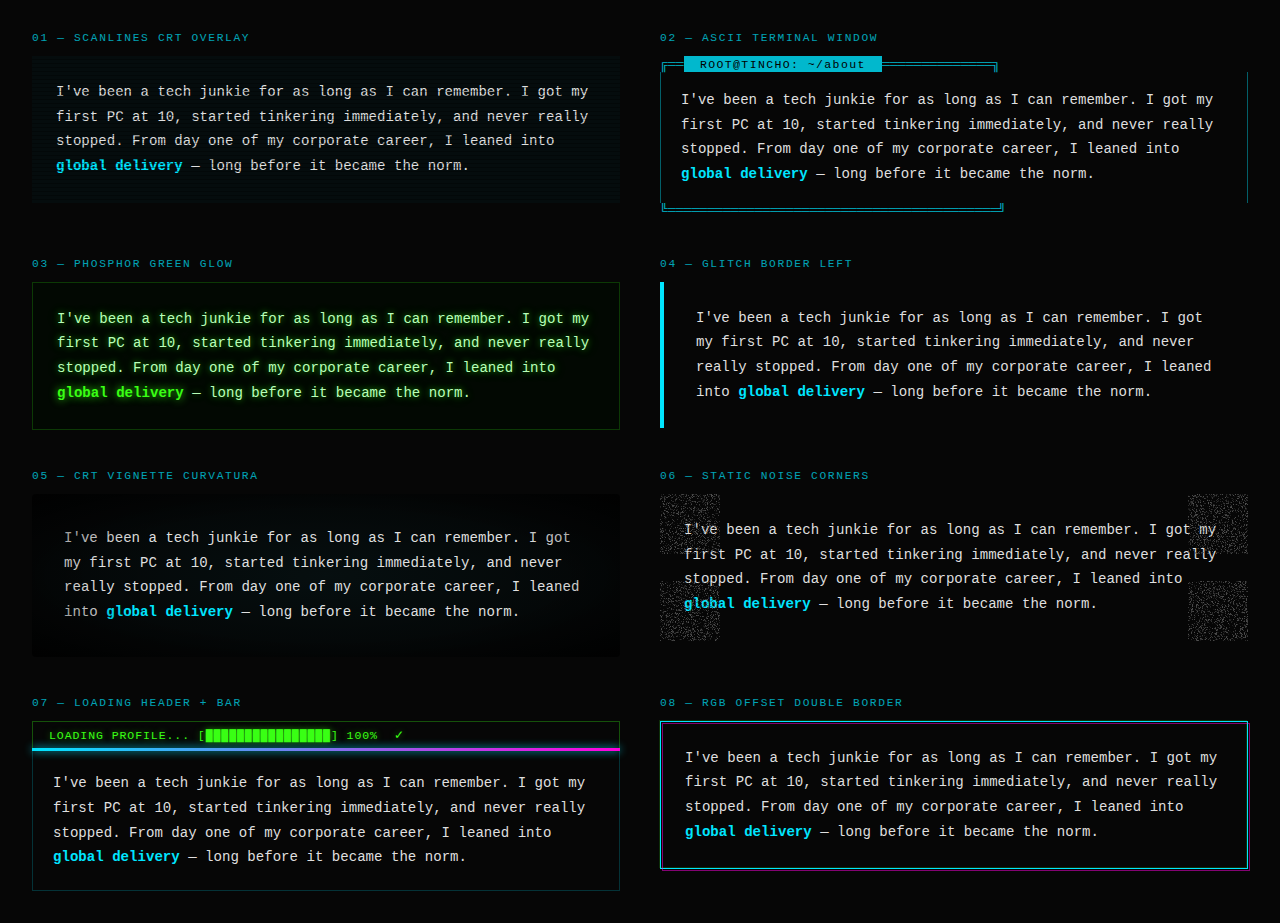
<file: about-fx-demo.html>
<!DOCTYPE html>
<html lang="en">
<head>
<meta charset="UTF-8"/>
<meta name="viewport" content="width=device-width,initial-scale=1"/>
<title>About Me FX Demo</title>
<style>
  :root {
    --cyan: #00e5ff;
    --magenta: #ff00de;
    --green: #39ff14;
    --amber: #ffb000;
    --bg: #060606;
    --text: rgba(255,255,255,0.88);
  }
  * { box-sizing: border-box; margin: 0; padding: 0; }
  body {
    background: var(--bg);
    color: var(--text);
    font-family: 'Courier New', monospace;
    padding: 2rem;
    display: grid;
    grid-template-columns: repeat(auto-fit, minmax(420px, 1fr));
    gap: 2.5rem;
  }
  .card {
    display: flex;
    flex-direction: column;
    gap: 0.75rem;
  }
  .card__label {
    font-size: 0.7rem;
    color: var(--cyan);
    letter-spacing: 0.15em;
    text-transform: uppercase;
    opacity: 0.7;
  }
  .sample-text {
    font-size: 0.88rem;
    line-height: 1.75;
    color: var(--text);
  }
  .sample-text strong { color: var(--cyan); }

  /* ── 1. SCANLINES ── */
  .fx-scanlines {
    position: relative;
    padding: 1.5rem;
    background: rgba(0,229,255,0.03);
  }
  .fx-scanlines::after {
    content: '';
    position: absolute;
    inset: 0;
    background: repeating-linear-gradient(
      to bottom,
      transparent 0px,
      transparent 3px,
      rgba(0,0,0,0.35) 3px,
      rgba(0,0,0,0.35) 4px
    );
    pointer-events: none;
    z-index: 1;
  }

  /* ── 2. ASCII BOX ── */
  .fx-ascii-box {
    padding: 0;
  }
  .fx-ascii-box .ascii-top,
  .fx-ascii-box .ascii-bottom {
    color: var(--cyan);
    font-size: 0.82rem;
    opacity: 0.8;
    white-space: pre;
  }
  .fx-ascii-box .ascii-title {
    background: var(--cyan);
    color: #000;
    font-size: 0.72rem;
    letter-spacing: 0.12em;
    padding: 0.1rem 0.5rem;
    display: inline-block;
  }
  .fx-ascii-box .ascii-body {
    padding: 1rem 1.25rem;
    border-left: 1px solid rgba(0,229,255,0.4);
    border-right: 1px solid rgba(0,229,255,0.4);
  }

  /* ── 3. PHOSPHOR ── */
  .fx-phosphor {
    padding: 1.5rem;
    background: rgba(0,10,0,0.6);
    border: 1px solid rgba(57,255,20,0.2);
  }
  .fx-phosphor .sample-text {
    color: #b8ffb8;
    text-shadow: 0 0 6px rgba(57,255,20,0.6), 0 0 14px rgba(57,255,20,0.25);
  }
  .fx-phosphor .sample-text strong {
    color: var(--green);
    text-shadow: 0 0 8px rgba(57,255,20,0.9);
  }

  /* ── 4. GLITCH BORDER ── */
  .fx-glitch-border {
    position: relative;
    padding: 1.5rem 1.5rem 1.5rem 2rem;
    border-left: 4px solid var(--cyan);
    animation: border-glitch 3s steps(1) infinite;
  }
  @keyframes border-glitch {
    0%,88%,100% { border-color: var(--cyan); transform: none; }
    89% { border-color: var(--magenta); transform: translateX(2px); }
    90% { border-color: var(--cyan); transform: translateX(-1px); }
    91% { border-color: var(--magenta); transform: none; }
    92% { border-color: var(--cyan); }
  }
  .fx-glitch-border::before {
    content: '';
    position: absolute;
    left: 0; top: 0; bottom: 0;
    width: 4px;
    background: var(--magenta);
    opacity: 0;
    animation: border-ghost 3s steps(1) infinite;
  }
  @keyframes border-ghost {
    0%,88%,100% { opacity: 0; transform: none; }
    89% { opacity: 0.6; transform: translateX(3px); }
    90% { opacity: 0; }
    91% { opacity: 0.4; transform: translateX(-2px); }
    92% { opacity: 0; }
  }

  /* ── 5. VIGNETTE ── */
  .fx-vignette {
    position: relative;
    padding: 2rem;
    background: radial-gradient(ellipse at center, rgba(0,229,255,0.04) 0%, rgba(0,0,0,0.5) 100%);
    border-radius: 4px;
    overflow: hidden;
  }
  .fx-vignette::after {
    content: '';
    position: absolute;
    inset: 0;
    background: radial-gradient(ellipse at center, transparent 55%, rgba(0,0,0,0.75) 100%);
    pointer-events: none;
  }

  /* ── 6. STATIC CORNERS ── */
  .fx-static-corners {
    position: relative;
    padding: 1.5rem;
  }
  .fx-static-corners canvas {
    position: absolute;
    pointer-events: none;
  }

  /* ── 7. LOADING BAR ── */
  .fx-loading {
    padding: 0;
  }
  .fx-loading .load-header {
    font-size: 0.72rem;
    color: var(--green);
    text-shadow: 0 0 6px rgba(57,255,20,0.5);
    padding: 0.4rem 1rem;
    border: 1px solid rgba(57,255,20,0.3);
    border-bottom: none;
    letter-spacing: 0.08em;
  }
  .fx-loading .load-bar {
    height: 3px;
    background: linear-gradient(to right, var(--cyan), var(--magenta));
    box-shadow: 0 0 8px var(--cyan);
    margin-bottom: 0;
  }
  .fx-loading .load-body {
    padding: 1.25rem;
    border: 1px solid rgba(0,229,255,0.2);
    border-top: none;
  }

  /* ── 8. RGB OFFSET ── */
  .fx-rgb-offset {
    position: relative;
    padding: 1.5rem;
    border: 1px solid var(--cyan);
  }
  .fx-rgb-offset::before {
    content: '';
    position: absolute;
    inset: -1px;
    border: 1px solid var(--magenta);
    transform: translate(2px, 2px);
    pointer-events: none;
    opacity: 0.5;
  }
  .fx-rgb-offset::after {
    content: '';
    position: absolute;
    inset: -1px;
    border: 1px solid rgba(57,255,20,0.4);
    transform: translate(-1px, -1px);
    pointer-events: none;
    opacity: 0.4;
  }
</style>
</head>
<body>

<!-- 1. SCANLINES -->
<div class="card">
  <div class="card__label">01 — Scanlines CRT overlay</div>
  <div class="fx-scanlines">
    <p class="sample-text">I've been a tech junkie for as long as I can remember. I got my first PC at 10, started tinkering immediately, and never really stopped. From day one of my corporate career, I leaned into <strong>global delivery</strong> — long before it became the norm.</p>
  </div>
</div>

<!-- 2. ASCII BOX -->
<div class="card">
  <div class="card__label">02 — ASCII terminal window</div>
  <div class="fx-ascii-box">
    <div class="ascii-top">╔══<span class="ascii-title"> ROOT@TINCHO: ~/about </span>══════════════╗</div>
    <div class="ascii-body">
      <p class="sample-text">I've been a tech junkie for as long as I can remember. I got my first PC at 10, started tinkering immediately, and never really stopped. From day one of my corporate career, I leaned into <strong>global delivery</strong> — long before it became the norm.</p>
    </div>
    <div class="ascii-bottom">╚══════════════════════════════════════════╝</div>
  </div>
</div>

<!-- 3. PHOSPHOR -->
<div class="card">
  <div class="card__label">03 — Phosphor green glow</div>
  <div class="fx-phosphor">
    <p class="sample-text">I've been a tech junkie for as long as I can remember. I got my first PC at 10, started tinkering immediately, and never really stopped. From day one of my corporate career, I leaned into <strong>global delivery</strong> — long before it became the norm.</p>
  </div>
</div>

<!-- 4. GLITCH BORDER -->
<div class="card">
  <div class="card__label">04 — Glitch border left</div>
  <div class="fx-glitch-border">
    <p class="sample-text">I've been a tech junkie for as long as I can remember. I got my first PC at 10, started tinkering immediately, and never really stopped. From day one of my corporate career, I leaned into <strong>global delivery</strong> — long before it became the norm.</p>
  </div>
</div>

<!-- 5. VIGNETTE -->
<div class="card">
  <div class="card__label">05 — CRT vignette curvatura</div>
  <div class="fx-vignette">
    <p class="sample-text">I've been a tech junkie for as long as I can remember. I got my first PC at 10, started tinkering immediately, and never really stopped. From day one of my corporate career, I leaned into <strong>global delivery</strong> — long before it became the norm.</p>
  </div>
</div>

<!-- 6. STATIC CORNERS -->
<div class="card">
  <div class="card__label">06 — Static noise corners</div>
  <div class="fx-static-corners" id="static-wrap">
    <p class="sample-text">I've been a tech junkie for as long as I can remember. I got my first PC at 10, started tinkering immediately, and never really stopped. From day one of my corporate career, I leaned into <strong>global delivery</strong> — long before it became the norm.</p>
  </div>
</div>

<!-- 7. LOADING BAR -->
<div class="card">
  <div class="card__label">07 — Loading header + bar</div>
  <div class="fx-loading">
    <div class="load-header">LOADING PROFILE... [████████████████] 100% &nbsp;✓</div>
    <div class="load-bar"></div>
    <div class="load-body">
      <p class="sample-text">I've been a tech junkie for as long as I can remember. I got my first PC at 10, started tinkering immediately, and never really stopped. From day one of my corporate career, I leaned into <strong>global delivery</strong> — long before it became the norm.</p>
    </div>
  </div>
</div>

<!-- 8. RGB OFFSET -->
<div class="card">
  <div class="card__label">08 — RGB offset double border</div>
  <div class="fx-rgb-offset">
    <p class="sample-text">I've been a tech junkie for as long as I can remember. I got my first PC at 10, started tinkering immediately, and never really stopped. From day one of my corporate career, I leaned into <strong>global delivery</strong> — long before it became the norm.</p>
  </div>
</div>

<script>
// Static noise corners
;(function() {
  const wrap = document.getElementById('static-wrap')
  const SIZE = 60
  const positions = [
    { top: 0, left: 0 }, { top: 0, right: 0 },
    { bottom: 0, left: 0 }, { bottom: 0, right: 0 }
  ]
  positions.forEach(pos => {
    const c = document.createElement('canvas')
    c.width = SIZE; c.height = SIZE
    Object.assign(c.style, { width: SIZE+'px', height: SIZE+'px', opacity: 0.55 })
    Object.entries(pos).forEach(([k,v]) => c.style[k] = v + 'px')
    wrap.appendChild(c)
    const ctx = c.getContext('2d')
    let t = 0
    ;(function draw() {
      requestAnimationFrame(draw)
      if (++t % 3 !== 0) return
      const img = ctx.createImageData(SIZE, SIZE)
      const d = img.data
      for (let i = 0; i < d.length; i += 4) {
        const v = Math.random() < 0.35 ? Math.floor(Math.random() * 200) : 0
        d[i] = d[i+1] = d[i+2] = v
        d[i+3] = v > 0 ? 180 : 0
      }
      ctx.putImageData(img, 0, 0)
    })()
  })
})()
</script>
</body>
</html>
</file>
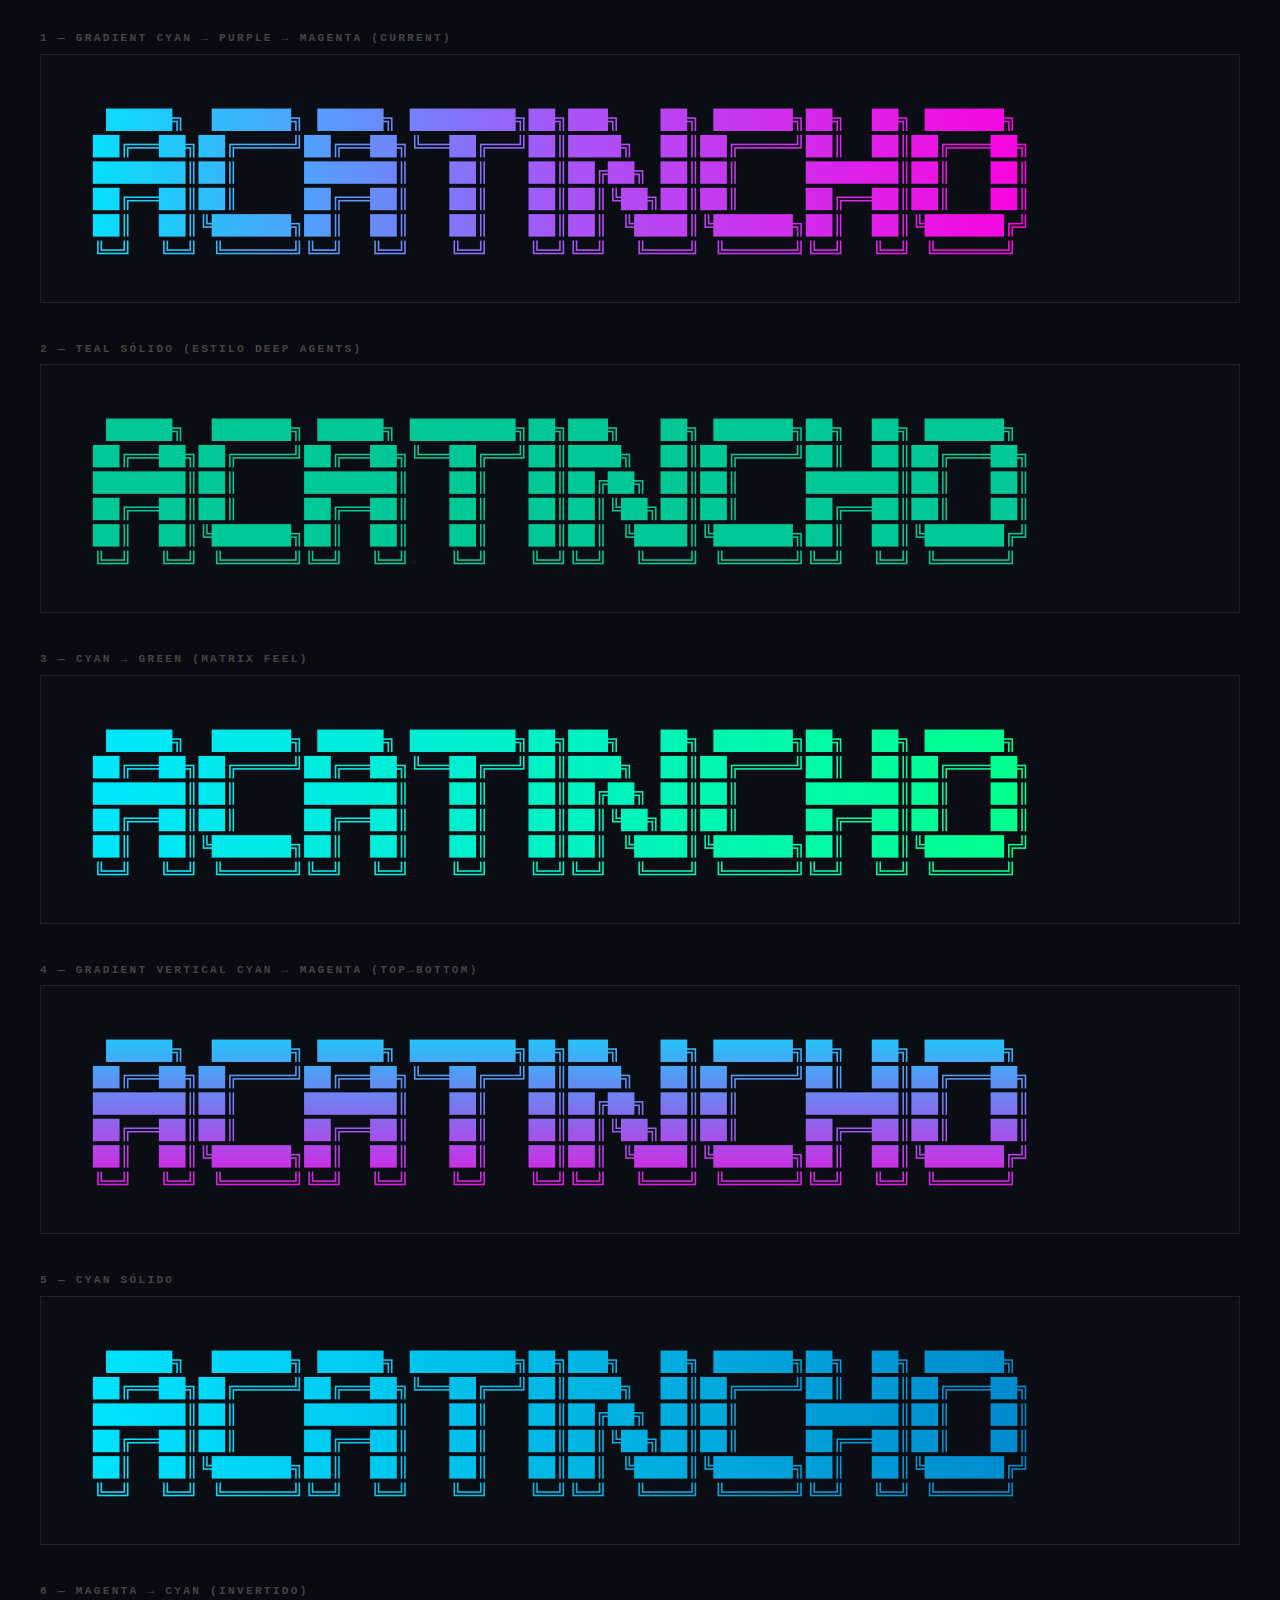
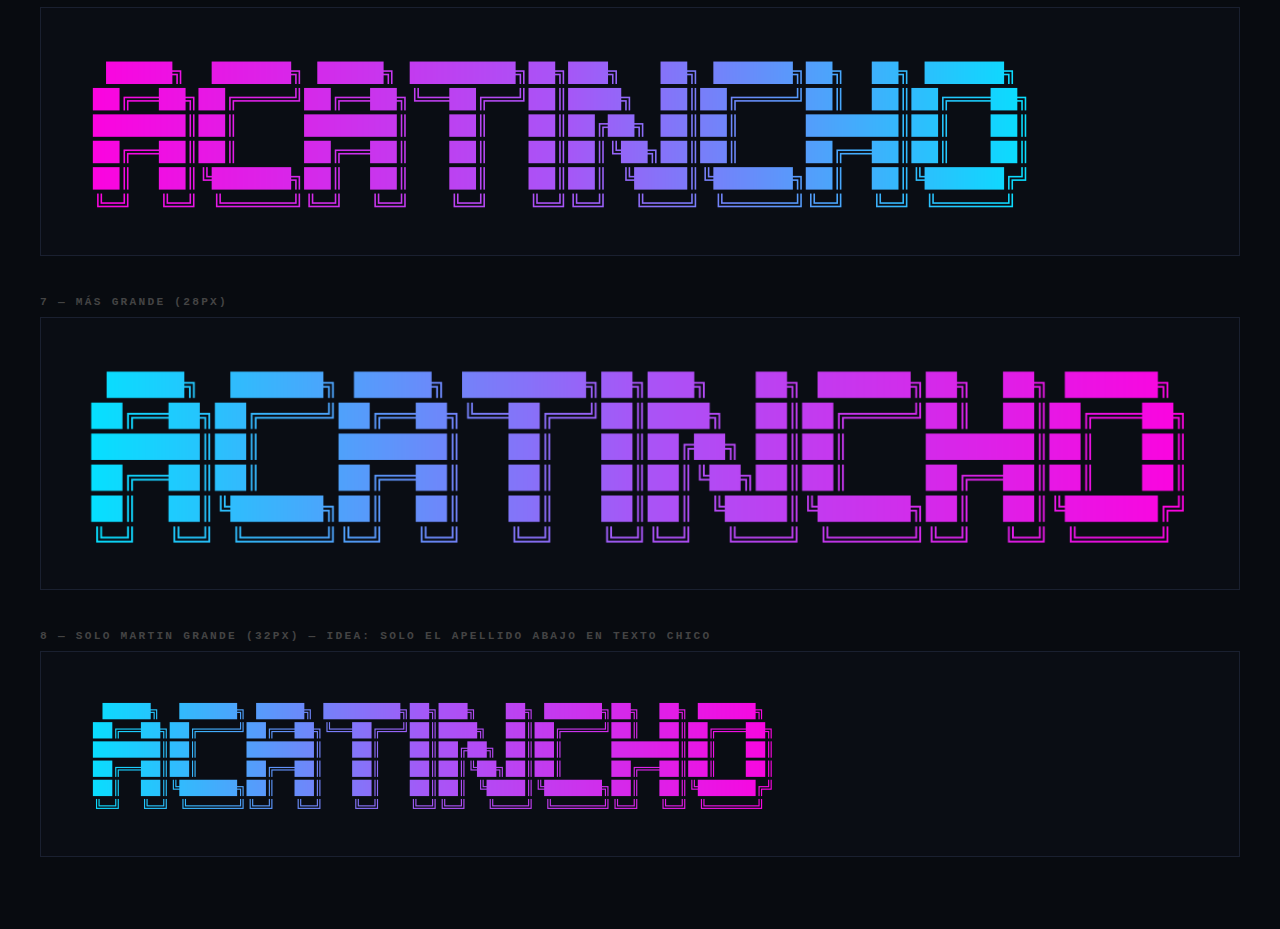
<file: ascii-options.html>
<!DOCTYPE html>
<html>
<head>
<meta charset="UTF-8">
<title>ASCII Art Options</title>
<style>
* { margin:0; padding:0; box-sizing:border-box; }
body { background:#080b10; font-family:'Courier New',monospace; padding:2rem 2.5rem; }
.option { margin-bottom:2.5rem; }
h2 { color:#444; font-size:0.7rem; letter-spacing:0.2em; margin-bottom:0.6rem; text-transform:uppercase; }
.box { background:#0a0d14; border:1px solid #1a2030; padding:1.5rem 2rem; }
.box img { max-width:100%; height:auto; display:block; }
</style>
</head>
<body>

<div class="option">
  <h2>1 — Gradient cyan → purple → magenta (current)</h2>
  <div class="box"><img src="img/opt-1.png"></div>
</div>

<div class="option">
  <h2>2 — Teal sólido (estilo DEEP AGENTS)</h2>
  <div class="box"><img src="img/opt-2.png"></div>
</div>

<div class="option">
  <h2>3 — Cyan → green (matrix feel)</h2>
  <div class="box"><img src="img/opt-3.png"></div>
</div>

<div class="option">
  <h2>4 — Gradient vertical cyan → magenta (top→bottom)</h2>
  <div class="box"><img src="img/opt-4.png"></div>
</div>

<div class="option">
  <h2>5 — Cyan sólido</h2>
  <div class="box"><img src="img/opt-5.png"></div>
</div>

<div class="option">
  <h2>6 — Magenta → cyan (invertido)</h2>
  <div class="box"><img src="img/opt-6.png"></div>
</div>

<div class="option">
  <h2>7 — Más grande (28px)</h2>
  <div class="box"><img src="img/opt-7.png"></div>
</div>

<div class="option">
  <h2>8 — Solo MARTIN grande (32px) — idea: solo el apellido abajo en texto chico</h2>
  <div class="box"><img src="img/opt-8.png"></div>
</div>

</body>
</html>
</file>
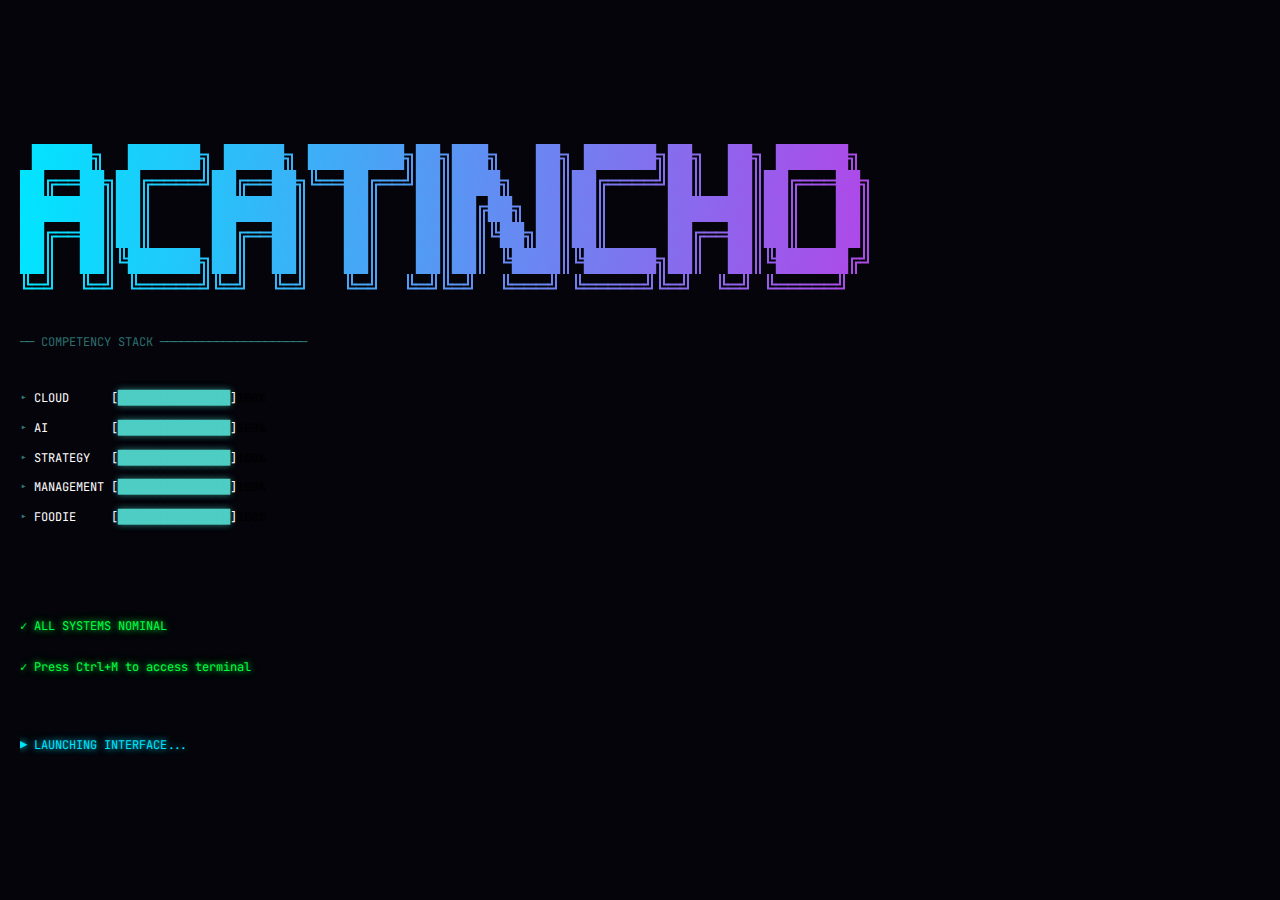
<file: boot-preview.html>
<!DOCTYPE html>
<html><head><meta charset="UTF-8">
<link rel="preconnect" href="https://fonts.googleapis.com">
<link href="https://fonts.googleapis.com/css2?family=JetBrains+Mono:wght@400;700&display=swap" rel="stylesheet">
<style>
* { margin:0; padding:0; box-sizing:border-box; }
body { background:#04040a; min-height:100vh; display:flex; align-items:center; justify-content:center; font-family:'JetBrains Mono',monospace; padding:40px 20px; }
.wrap { max-width:none; width:100%; overflow-x:auto; }
.logo-line {
  background: linear-gradient(105deg, #00e5ff, #ff00de);
  -webkit-background-clip: text;
  -webkit-text-fill-color: transparent;
  background-clip: text;
  font-size: 20px;
  letter-spacing: 0;
  line-height: 1.3;
  white-space: pre;
}
.stack-header { color: rgba(78,205,196,0.55); font-size:.75rem; margin-top:2rem; line-height:1.8; }
.bar { font-size:.75rem; line-height:1.8; margin-bottom:0.5rem; }
.footer-ok { color:#00ff41; text-shadow:0 0 6px #00ff41,0 0 14px rgba(0,255,65,0.3); font-size:.75rem; line-height:1.8; }
.footer-launch { color:#00e5ff; text-shadow:0 0 6px #00e5ff,0 0 14px rgba(0,229,255,0.3); font-size:.75rem; line-height:1.8; }
</style>
</head>
<body>
<div class="wrap">
  <div class="logo-line"> █████╗  ██████╗ █████╗ ████████╗██╗███╗   ██╗ ██████╗██╗  ██╗ ██████╗ </div>
  <div class="logo-line">██╔══██╗██╔════╝██╔══██╗╚══██╔══╝██║████╗  ██║██╔════╝██║  ██║██╔═══██╗</div>
  <div class="logo-line">███████║██║     ███████║   ██║   ██║██╔██╗ ██║██║     ███████║██║   ██║</div>
  <div class="logo-line">██╔══██║██║     ██╔══██║   ██║   ██║██║╚██╗██║██║     ██╔══██║██║   ██║</div>
  <div class="logo-line">██║  ██║╚██████╗██║  ██║   ██║   ██║██║ ╚████║╚██████╗██║  ██║╚██████╔╝</div>
  <div class="logo-line">╚═╝  ╚═╝ ╚═════╝╚═╝  ╚═╝   ╚═╝  ╚═╝╚═╝  ╚═══╝ ╚═════╝╚═╝  ╚═╝ ╚═════╝</div>

  <div class="stack-header">  ── COMPETENCY STACK ─────────────────────</div>
  <div style="height:2.2rem"></div>
  <div class="bar">  <span style="color:#4ecdc499">▸</span> <span style="color:#fff;display:inline-block;width:11ch">CLOUD</span><span style="color:#fff">[</span><span style="color:#4ecdc4;text-shadow:0 0 7px #4ecdc499">████████████████</span><span style="color:#fff">]</span>100%</div>
  <div class="bar">  <span style="color:#4ecdc499">▸</span> <span style="color:#fff;display:inline-block;width:11ch">AI</span><span style="color:#fff">[</span><span style="color:#4ecdc4;text-shadow:0 0 7px #4ecdc499">████████████████</span><span style="color:#fff">]</span>100%</div>
  <div class="bar">  <span style="color:#4ecdc499">▸</span> <span style="color:#fff;display:inline-block;width:11ch">STRATEGY</span><span style="color:#fff">[</span><span style="color:#4ecdc4;text-shadow:0 0 7px #4ecdc499">████████████████</span><span style="color:#fff">]</span>100%</div>
  <div class="bar">  <span style="color:#4ecdc499">▸</span> <span style="color:#fff;display:inline-block;width:11ch">MANAGEMENT</span><span style="color:#fff">[</span><span style="color:#4ecdc4;text-shadow:0 0 7px #4ecdc499">████████████████</span><span style="color:#fff">]</span>100%</div>
  <div class="bar">  <span style="color:#4ecdc499">▸</span> <span style="color:#fff;display:inline-block;width:11ch">FOODIE</span><span style="color:#fff">[</span><span style="color:#4ecdc4;text-shadow:0 0 7px #4ecdc499">████████████████</span><span style="color:#fff">]</span>100%</div>

  <div style="height:5rem"></div>
  <div class="footer-ok">  ✓  ALL SYSTEMS NOMINAL</div>
  <div style="height:1.2rem"></div>
  <div class="footer-ok">  ✓  Press Ctrl+M to access terminal</div>
  <div style="height:3.5rem"></div>
  <div class="footer-launch">  ▶  LAUNCHING INTERFACE...</div>
</div>
</body></html>
</file>
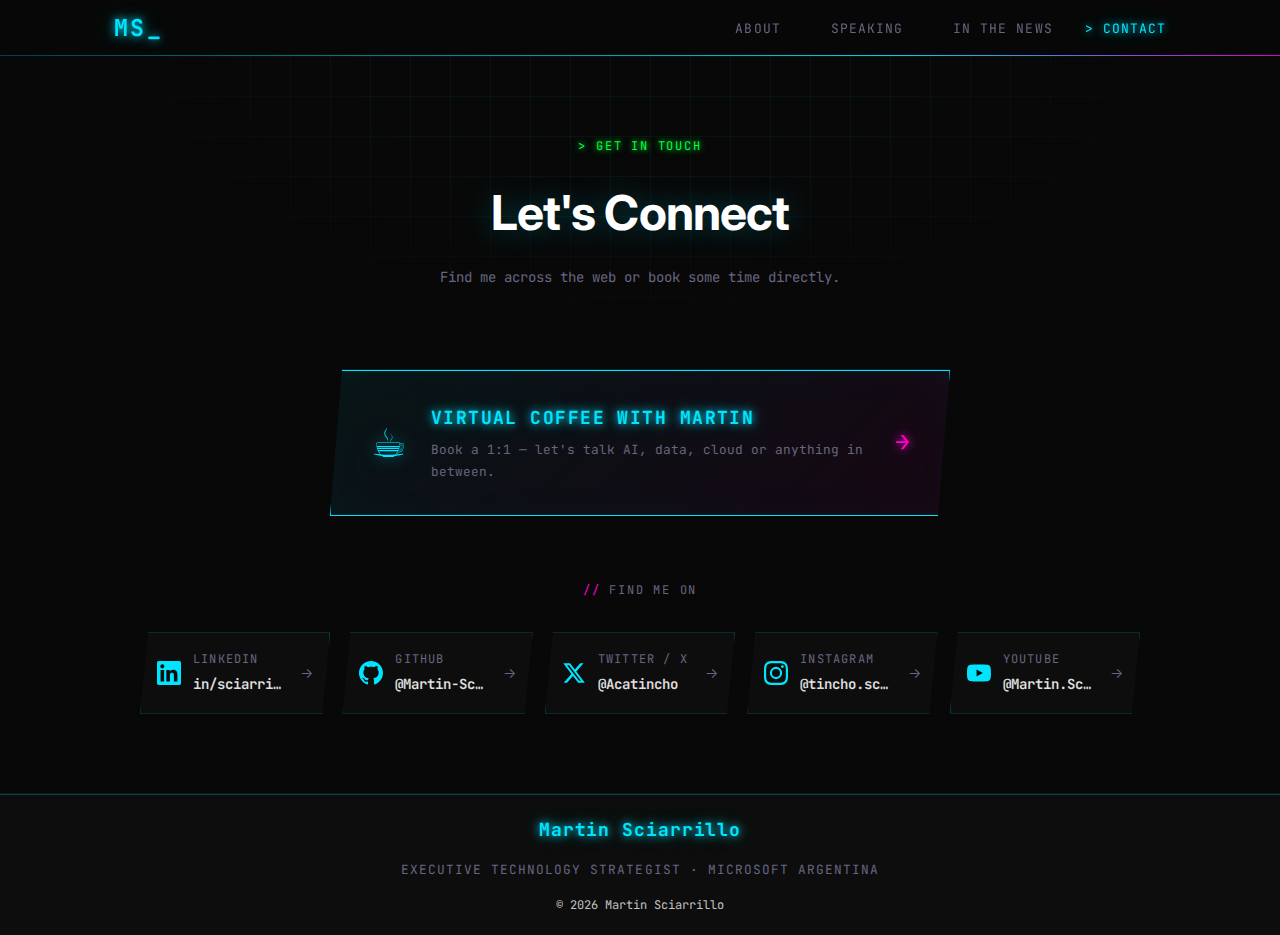
<file: contact.html>
<!DOCTYPE html>
<html lang="en">
<head>
  <meta charset="UTF-8" />
  <meta name="viewport" content="width=device-width, initial-scale=1.0" />
  <meta name="description" content="Contact Martin Sciarrillo — connect on social media or book a virtual coffee." />
  <title>Contact · Martin Sciarrillo</title>
  <link rel="preconnect" href="https://fonts.googleapis.com" />
  <link rel="preconnect" href="https://fonts.gstatic.com" crossorigin />
  <link href="https://fonts.googleapis.com/css2?family=Inter:wght@300;400;500;600;700&family=JetBrains+Mono:wght@400;500;600;700&display=swap" rel="stylesheet" />
  <link rel="stylesheet" href="style.css" />
  <style>
    /* ---- Contact page specific ---- */
    .contact-hero {
      padding-block: 5rem 3rem;
      text-align: center;
      position: relative;
    }

    .contact-hero::before {
      content: '';
      position: absolute;
      inset: 0;
      background-image:
        linear-gradient(rgba(0,229,255,0.06) 1px, transparent 1px),
        linear-gradient(90deg, rgba(0,229,255,0.06) 1px, transparent 1px);
      background-size: 40px 40px;
      mask-image: radial-gradient(ellipse at 50% 0%, black 30%, transparent 75%);
      -webkit-mask-image: radial-gradient(ellipse at 50% 0%, black 30%, transparent 75%);
      pointer-events: none;
    }

    .contact-hero__label {
      font-family: var(--font-mono);
      color: var(--color-green);
      font-size: 0.75rem;
      text-transform: uppercase;
      letter-spacing: 0.15em;
      text-shadow: var(--glow-green);
      margin-bottom: 1rem;
    }
    .contact-hero__label::before { content: '> '; }

    .contact-hero__title {
      font-size: clamp(2rem, 5vw, 3rem);
      font-weight: 700;
      color: #fff;
      text-shadow: 0 0 30px rgba(0,229,255,0.3);
      letter-spacing: -0.02em;
      margin-bottom: 0.75rem;
    }

    .contact-hero__sub {
      font-family: var(--font-mono);
      color: var(--color-text-muted);
      font-size: 0.875rem;
    }

    /* ---- Coffee CTA ---- */
    .coffee-cta {
      display: flex;
      justify-content: center;
      padding: 2rem 1.5rem 4rem;
      position: relative;
      z-index: 1;
    }

    .coffee-card {
      display: flex;
      align-items: center;
      gap: 1.5rem;
      background: linear-gradient(135deg, rgba(0,229,255,0.06), rgba(255,0,200,0.06));
      border: 1px solid var(--color-cyan);
      box-shadow: var(--glow-cyan), inset 0 0 40px rgba(0,229,255,0.03);
      padding: 2rem 2.5rem;
      max-width: 620px;
      width: 100%;
      text-decoration: none;
      transition: all 0.25s ease;
      clip-path: polygon(12px 0%, 100% 0%, calc(100% - 12px) 100%, 0% 100%);
      position: relative;
      overflow: hidden;
    }

    .coffee-card::before {
      content: '';
      position: absolute;
      inset: 0;
      background: linear-gradient(90deg, transparent, rgba(0,229,255,0.04), transparent);
      transform: translateX(-100%);
      transition: transform 0.6s ease;
    }

    .coffee-card:hover::before { transform: translateX(100%); }

    .coffee-card:hover {
      border-color: var(--color-cyan);
      box-shadow: var(--glow-cyan), 0 0 60px rgba(0,229,255,0.15);
      text-decoration: none;
    }

    .coffee-icon {
      font-size: 2.5rem;
      flex-shrink: 0;
      filter: drop-shadow(0 0 8px rgba(0,229,255,0.5));
    }

    .coffee-text { flex: 1; }

    .coffee-text__title {
      font-family: var(--font-mono);
      font-size: 1.125rem;
      font-weight: 700;
      color: var(--color-cyan);
      text-shadow: var(--glow-cyan);
      text-transform: uppercase;
      letter-spacing: 0.08em;
      margin-bottom: 0.375rem;
    }

    .coffee-text__sub {
      font-family: var(--font-mono);
      font-size: 0.8rem;
      color: var(--color-text-muted);
    }

    .coffee-arrow {
      font-family: var(--font-mono);
      font-size: 1.5rem;
      color: var(--color-magenta);
      text-shadow: var(--glow-magenta);
      flex-shrink: 0;
      transition: transform 0.2s ease;
    }
    .coffee-card:hover .coffee-arrow { transform: translateX(6px); }

    /* ---- Social grid ---- */
    .social-section {
      padding: 0 1.5rem 5rem;
    }

    .social-section__title {
      font-family: var(--font-mono);
      font-size: 0.75rem;
      color: var(--color-text-muted);
      text-transform: uppercase;
      letter-spacing: 0.15em;
      text-align: center;
      margin-bottom: 2rem;
    }
    .social-section__title::before { content: '// '; color: var(--color-magenta); }

    .social-grid {
      display: grid;
      grid-template-columns: repeat(5, 1fr);
      gap: 0.75rem;
      max-width: 1000px;
      margin: 0 auto;
    }

    .social-card {
      display: flex;
      align-items: center;
      gap: 0.75rem;
      background: var(--color-surface);
      border: 1px solid rgba(0,229,255,0.2);
      padding: 1rem 1rem;
      text-decoration: none;
      transition: all 0.2s ease;
      clip-path: polygon(8px 0%, 100% 0%, calc(100% - 8px) 100%, 0% 100%);
      position: relative;
      overflow: hidden;
    }

    .social-card::after {
      content: '';
      position: absolute;
      left: 0;
      top: 0;
      bottom: 0;
      width: 3px;
      background: var(--color-cyan);
      opacity: 0;
      transition: opacity 0.2s ease;
      box-shadow: var(--glow-cyan);
    }

    .social-card:hover {
      background: rgba(0,229,255,0.05);
      border-color: var(--color-cyan);
      text-decoration: none;
      transform: translateX(4px);
    }
    .social-card:hover::after { opacity: 1; }

    .social-card__icon {
      color: var(--color-cyan);
      flex-shrink: 0;
      transition: filter 0.2s ease;
    }
    .social-card:hover .social-card__icon { filter: drop-shadow(0 0 6px var(--color-cyan)); }

    .social-card__info { flex: 1; min-width: 0; }

    .social-card__name {
      font-family: var(--font-mono);
      font-size: 0.75rem;
      color: var(--color-text-muted);
      text-transform: uppercase;
      letter-spacing: 0.1em;
      margin-bottom: 0.2rem;
    }

    .social-card__handle {
      font-family: var(--font-mono);
      font-size: 0.875rem;
      font-weight: 600;
      color: var(--color-text);
      white-space: nowrap;
      overflow: hidden;
      text-overflow: ellipsis;
    }
    .social-card:hover .social-card__handle { color: var(--color-cyan); }

    .social-card__arrow {
      font-size: 0.875rem;
      color: var(--color-text-muted);
      flex-shrink: 0;
      transition: color 0.2s ease, transform 0.2s ease;
    }
    .social-card:hover .social-card__arrow {
      color: var(--color-cyan);
      transform: translateX(3px);
    }

    @media (max-width: 768px) {
      .social-grid { grid-template-columns: repeat(2, 1fr); }
    }
    @media (max-width: 480px) {
      .coffee-card { flex-direction: column; text-align: center; }
      .social-grid { grid-template-columns: 1fr; }
    }
  </style>
</head>
<body>

  <!-- NAV -->
  <header class="site-header" id="top">
    <nav class="nav container" aria-label="Primary navigation">
      <a class="nav__logo" href="index.html">MS</a>
      <button class="nav__toggle" aria-expanded="false" aria-controls="nav-menu" aria-label="Open menu">
        <span></span><span></span><span></span>
      </button>
      <ul class="nav__menu" id="nav-menu" role="list">
        <li><a href="index.html#about">About</a></li>
        <li><a href="index.html#speaking">Speaking</a></li>
        <li><a href="index.html#news">In the News</a></li>
        <li><a href="contact.html" class="is-active">Contact</a></li>
      </ul>
    </nav>
  </header>

  <main>

    <!-- HEADER -->
    <div class="contact-hero container">
      <p class="contact-hero__label">Get in touch</p>
      <h1 class="contact-hero__title">Let's Connect</h1>
      <p class="contact-hero__sub">Find me across the web or book some time directly.</p>
    </div>

    <!-- VIRTUAL COFFEE CTA -->
    <div class="coffee-cta">
      <a href="https://aka.ms/MeetingWithMartin" target="_blank" rel="noopener" class="coffee-card">
        <span class="coffee-icon">☕</span>
        <div class="coffee-text">
          <p class="coffee-text__title">Virtual Coffee with Martin</p>
          <p class="coffee-text__sub">Book a 1:1 — let's talk AI, data, cloud or anything in between.</p>
        </div>
        <span class="coffee-arrow">→</span>
      </a>
    </div>

    <!-- SOCIAL LINKS -->
    <div class="social-section">
      <p class="social-section__title">Find me on</p>
      <div class="social-grid">

        <a href="https://www.linkedin.com/in/sciarrillo/" target="_blank" rel="noopener" class="social-card">
          <svg class="social-card__icon" width="24" height="24" viewBox="0 0 24 24" fill="currentColor">
            <path d="M20.447 20.452h-3.554v-5.569c0-1.328-.027-3.037-1.852-3.037-1.853 0-2.136 1.445-2.136 2.939v5.667H9.351V9h3.414v1.561h.046c.477-.9 1.637-1.85 3.37-1.85 3.601 0 4.267 2.37 4.267 5.455v6.286zM5.337 7.433a2.062 2.062 0 0 1-2.063-2.065 2.064 2.064 0 1 1 2.063 2.065zm1.782 13.019H3.555V9h3.564v11.452zM22.225 0H1.771C.792 0 0 .774 0 1.729v20.542C0 23.227.792 24 1.771 24h20.451C23.2 24 24 23.227 24 22.271V1.729C24 .774 23.2 0 22.222 0h.003z"/>
          </svg>
          <div class="social-card__info">
            <p class="social-card__name">LinkedIn</p>
            <p class="social-card__handle">in/sciarrillo</p>
          </div>
          <span class="social-card__arrow">→</span>
        </a>

        <a href="https://github.com/Martin-Sciarrillo" target="_blank" rel="noopener" class="social-card">
          <svg class="social-card__icon" width="24" height="24" viewBox="0 0 24 24" fill="currentColor">
            <path d="M12 0C5.37 0 0 5.37 0 12c0 5.31 3.435 9.795 8.205 11.385.6.105.825-.255.825-.57 0-.285-.015-1.23-.015-2.235-3.015.555-3.795-.735-4.035-1.41-.135-.345-.72-1.41-1.23-1.695-.42-.225-1.02-.78-.015-.795.945-.015 1.62.87 1.845 1.23 1.08 1.815 2.805 1.305 3.495.99.105-.78.42-1.305.765-1.605-2.67-.3-5.46-1.335-5.46-5.925 0-1.305.465-2.385 1.23-3.225-.12-.3-.54-1.53.12-3.18 0 0 1.005-.315 3.3 1.23.96-.27 1.98-.405 3-.405s2.04.135 3 .405c2.295-1.56 3.3-1.23 3.3-1.23.66 1.65.24 2.88.12 3.18.765.84 1.23 1.905 1.23 3.225 0 4.605-2.805 5.625-5.475 5.925.435.375.81 1.095.81 2.22 0 1.605-.015 2.895-.015 3.3 0 .315.225.69.825.57A12.02 12.02 0 0 0 24 12c0-6.63-5.37-12-12-12z"/>
          </svg>
          <div class="social-card__info">
            <p class="social-card__name">GitHub</p>
            <p class="social-card__handle">@Martin-Sciarrillo</p>
          </div>
          <span class="social-card__arrow">→</span>
        </a>

        <a href="https://twitter.com/Acatincho" target="_blank" rel="noopener" class="social-card">
          <svg class="social-card__icon" width="24" height="24" viewBox="0 0 24 24" fill="currentColor">
            <path d="M18.244 2.25h3.308l-7.227 8.26 8.502 11.24H16.17l-5.214-6.817L4.99 21.75H1.68l7.73-8.835L1.254 2.25H8.08l4.713 6.231zm-1.161 17.52h1.833L7.084 4.126H5.117z"/>
          </svg>
          <div class="social-card__info">
            <p class="social-card__name">Twitter / X</p>
            <p class="social-card__handle">@Acatincho</p>
          </div>
          <span class="social-card__arrow">→</span>
        </a>

        <a href="https://www.instagram.com/tincho.sciarrillo/" target="_blank" rel="noopener" class="social-card">
          <svg class="social-card__icon" width="24" height="24" viewBox="0 0 24 24" fill="currentColor">
            <path d="M12 2.163c3.204 0 3.584.012 4.85.07 3.252.148 4.771 1.691 4.919 4.919.058 1.265.069 1.645.069 4.849 0 3.205-.012 3.584-.069 4.849-.149 3.225-1.664 4.771-4.919 4.919-1.266.058-1.644.07-4.85.07-3.204 0-3.584-.012-4.849-.07-3.26-.149-4.771-1.699-4.919-4.92-.058-1.265-.07-1.644-.07-4.849 0-3.204.013-3.583.07-4.849.149-3.227 1.664-4.771 4.919-4.919 1.266-.057 1.645-.069 4.849-.069zM12 0C8.741 0 8.333.014 7.053.072 2.695.272.273 2.69.073 7.052.014 8.333 0 8.741 0 12c0 3.259.014 3.668.072 4.948.2 4.358 2.618 6.78 6.98 6.98C8.333 23.986 8.741 24 12 24c3.259 0 3.668-.014 4.948-.072 4.354-.2 6.782-2.618 6.979-6.98.059-1.28.073-1.689.073-4.948 0-3.259-.014-3.667-.072-4.947-.196-4.354-2.617-6.78-6.979-6.98C15.668.014 15.259 0 12 0zm0 5.838a6.162 6.162 0 1 0 0 12.324 6.162 6.162 0 0 0 0-12.324zM12 16a4 4 0 1 1 0-8 4 4 0 0 1 0 8zm6.406-11.845a1.44 1.44 0 1 0 0 2.881 1.44 1.44 0 0 0 0-2.881z"/>
          </svg>
          <div class="social-card__info">
            <p class="social-card__name">Instagram</p>
            <p class="social-card__handle">@tincho.sciarrillo</p>
          </div>
          <span class="social-card__arrow">→</span>
        </a>

        <a href="https://www.youtube.com/@Martin.Sciarrillo" target="_blank" rel="noopener" class="social-card">
          <svg class="social-card__icon" width="24" height="24" viewBox="0 0 24 24" fill="currentColor">
            <path d="M23.498 6.186a3.016 3.016 0 0 0-2.122-2.136C19.505 3.545 12 3.545 12 3.545s-7.505 0-9.377.505A3.017 3.017 0 0 0 .502 6.186C0 8.07 0 12 0 12s0 3.93.502 5.814a3.016 3.016 0 0 0 2.122 2.136c1.871.505 9.376.505 9.376.505s7.505 0 9.377-.505a3.015 3.015 0 0 0 2.122-2.136C24 15.93 24 12 24 12s0-3.93-.502-5.814zM9.545 15.568V8.432L15.818 12l-6.273 3.568z"/>
          </svg>
          <div class="social-card__info">
            <p class="social-card__name">YouTube</p>
            <p class="social-card__handle">@Martin.Sciarrillo</p>
          </div>
          <span class="social-card__arrow">→</span>
        </a>

      </div>
    </div>

  </main>

  <!-- FOOTER -->
  <footer class="footer">
    <div class="container footer__inner">
      <p class="footer__name">Martin Sciarrillo</p>
      <p class="footer__role">Executive Technology Strategist &middot; Microsoft Argentina</p>
      <p class="footer__copy">&copy; <span id="year"></span> Martin Sciarrillo</p>
    </div>
  </footer>

  <script>
    // Mobile nav
    const toggle = document.querySelector('.nav__toggle')
    const menu = document.querySelector('.nav__menu')
    toggle?.addEventListener('click', () => {
      const expanded = toggle.getAttribute('aria-expanded') === 'true'
      toggle.setAttribute('aria-expanded', String(!expanded))
      menu.classList.toggle('is-open')
    })
    // Year
    const y = document.getElementById('year')
    if (y) y.textContent = new Date().getFullYear()
  </script>
</body>
</html>
</file>
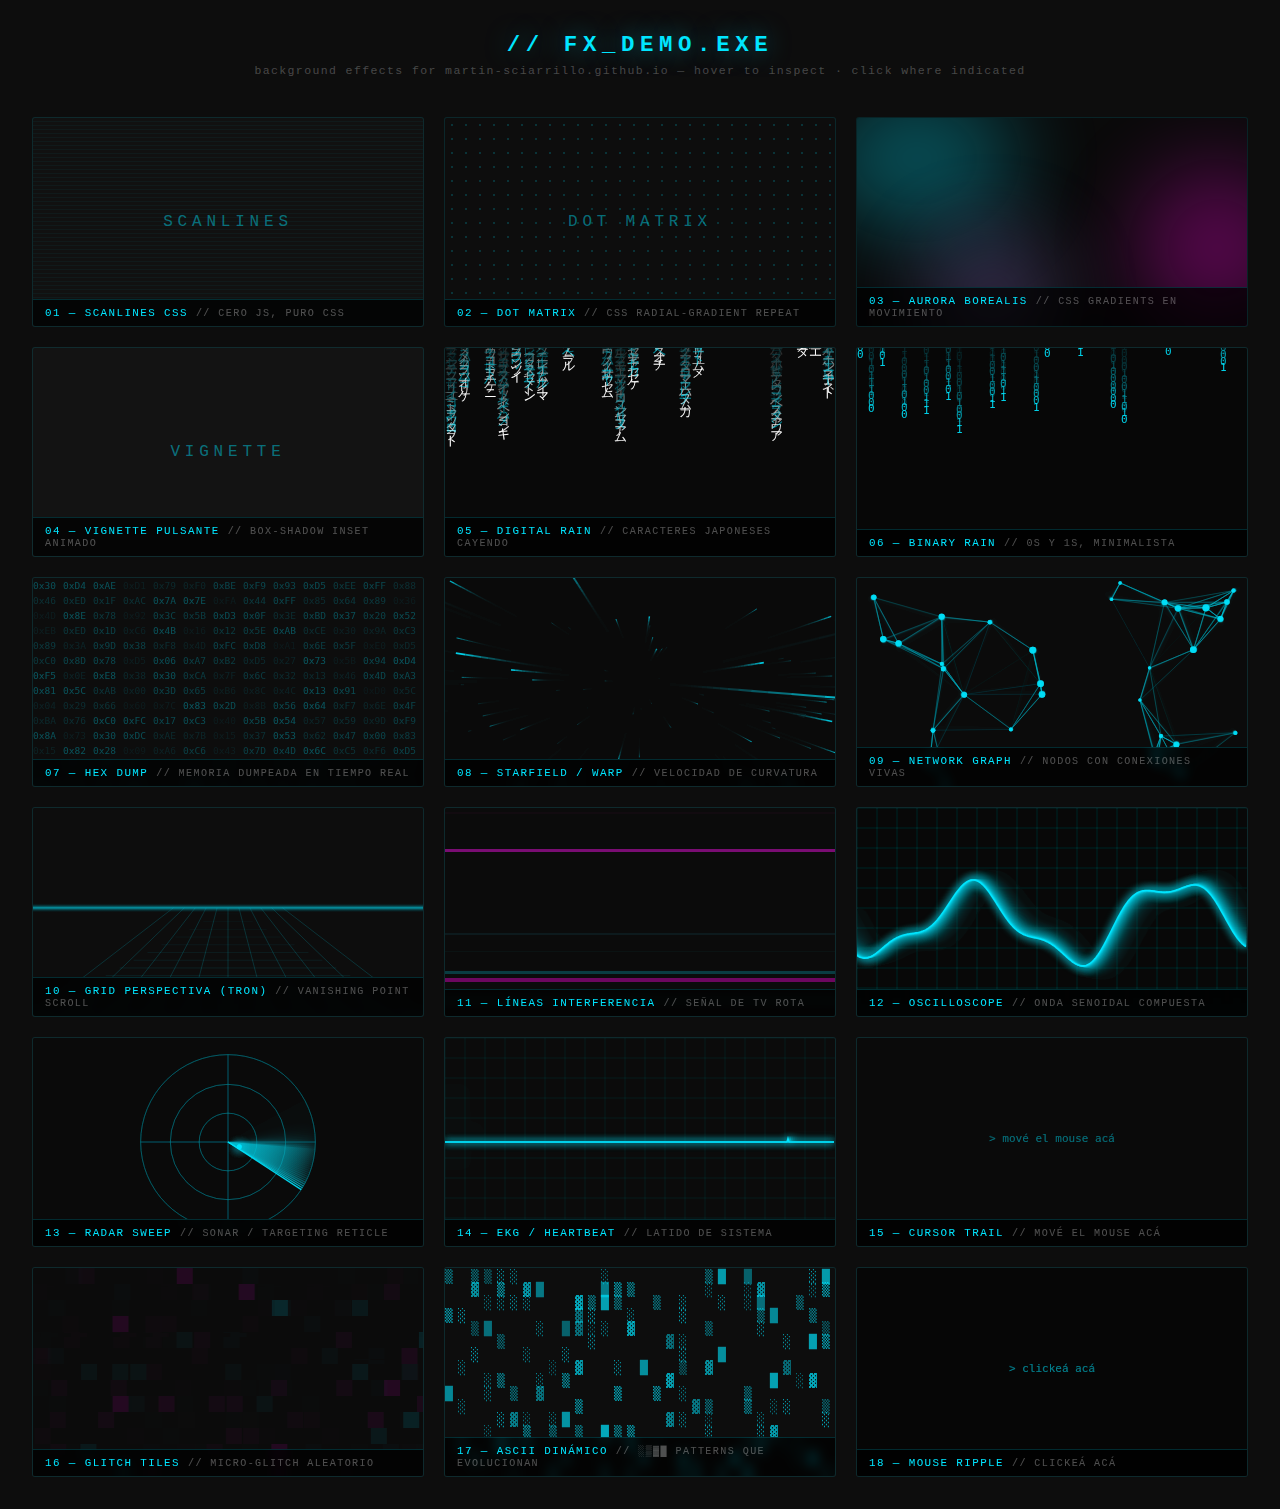
<file: fx-demo.html>
<!DOCTYPE html>
<html lang="en">
<head>
  <meta charset="UTF-8">
  <title>FX Demo — Background Effects</title>
  <style>
    * { box-sizing: border-box; margin: 0; padding: 0; }
    :root {
      --cyan:    #00e5ff;
      --magenta: #ff00de;
      --green:   #39ff14;
      --violet:  #a78bfa;
      --bg:      #0d0d0d;
    }
    body {
      background: var(--bg);
      color: #e0e0e0;
      font-family: 'Courier New', monospace;
      padding: 2rem;
    }
    h1 {
      color: var(--cyan);
      text-align: center;
      font-size: 1.4rem;
      letter-spacing: 0.25em;
      text-transform: uppercase;
      margin-bottom: 0.4rem;
      text-shadow: 0 0 24px rgba(0,229,255,0.5);
    }
    .subtitle {
      text-align: center;
      color: rgba(255,255,255,0.25);
      font-size: 0.72rem;
      letter-spacing: 0.12em;
      margin-bottom: 2.5rem;
    }
    .grid {
      display: grid;
      grid-template-columns: repeat(auto-fill, minmax(300px, 1fr));
      gap: 1.25rem;
      max-width: 1380px;
      margin: 0 auto;
    }
    .card {
      position: relative;
      background: #111;
      border: 1px solid rgba(0,229,255,0.12);
      border-radius: 3px;
      overflow: hidden;
      height: 210px;
    }
    .card:hover { border-color: rgba(0,229,255,0.35); }
    .card__label {
      position: absolute;
      bottom: 0; left: 0; right: 0;
      background: rgba(0,0,0,0.72);
      backdrop-filter: blur(6px);
      padding: 0.45rem 0.75rem;
      font-size: 0.68rem;
      letter-spacing: 0.13em;
      text-transform: uppercase;
      color: var(--cyan);
      z-index: 10;
      border-top: 1px solid rgba(0,229,255,0.18);
    }
    .card__label em {
      font-style: normal;
      color: rgba(255,255,255,0.3);
      font-size: 0.63rem;
    }
    canvas.fx {
      position: absolute;
      inset: 0;
      width: 100%;
      height: 100%;
      display: block;
    }
    .center-text {
      position: absolute;
      inset: 0;
      display: flex;
      align-items: center;
      justify-content: center;
      font-size: 1rem;
      letter-spacing: 0.3em;
      color: rgba(0,229,255,0.45);
      z-index: 2;
      pointer-events: none;
    }

    /* ── 01 Scanlines ── */
    .fx-scanlines::before {
      content: '';
      position: absolute; inset: 0;
      background: repeating-linear-gradient(
        to bottom,
        transparent 0px, transparent 3px,
        rgba(0,229,255,0.045) 3px, rgba(0,229,255,0.045) 4px
      );
      z-index: 1; pointer-events: none;
    }

    /* ── 02 Dot Matrix ── */
    .fx-dots {
      background:
        radial-gradient(circle, rgba(0,229,255,0.18) 1px, transparent 1px);
      background-size: 14px 14px;
    }

    /* ── 03 Aurora ── */
    .aurora-blob {
      position: absolute;
      border-radius: 50%;
      filter: blur(45px);
      opacity: 0.32;
      animation: aurora-float var(--dur, 5s) ease-in-out infinite alternate;
    }
    @keyframes aurora-float {
      from { transform: translate(0,0) scale(1); }
      to   { transform: translate(var(--dx,30px), var(--dy,20px)) scale(var(--sc,1.15)); }
    }

    /* ── 04 Vignette ── */
    .fx-vignette::before {
      content: '';
      position: absolute; inset: 0;
      animation: vignette-pulse 3.5s ease-in-out infinite;
      z-index: 1; pointer-events: none;
    }
    @keyframes vignette-pulse {
      0%,100% { box-shadow: inset 0 0 55px rgba(0,0,0,0.85); }
      50%      { box-shadow: inset 0 0 110px rgba(0,0,0,0.97); }
    }
  </style>
</head>
<body>

<h1>// FX_DEMO.exe</h1>
<p class="subtitle">background effects for martin-sciarrillo.github.io — hover to inspect · click where indicated</p>

<div class="grid">

  <!-- 01 Scanlines -->
  <div class="card fx-scanlines">
    <div class="center-text">SCANLINES</div>
    <div class="card__label">01 — Scanlines CSS <em>// cero JS, puro CSS</em></div>
  </div>

  <!-- 02 Dot Matrix -->
  <div class="card fx-dots">
    <div class="center-text">DOT MATRIX</div>
    <div class="card__label">02 — Dot Matrix <em>// CSS radial-gradient repeat</em></div>
  </div>

  <!-- 03 Aurora -->
  <div class="card" style="background:#0a0a0a;overflow:hidden;">
    <div class="aurora-blob" style="width:200px;height:140px;background:#00e5ff;top:-30px;left:-40px;--dur:5s;--dx:50px;--dy:25px;--sc:1.2"></div>
    <div class="aurora-blob" style="width:160px;height:160px;background:#ff00de;top:50px;right:-50px;--dur:7s;--dx:-35px;--dy:-25px;--sc:0.88"></div>
    <div class="aurora-blob" style="width:130px;height:110px;background:#a78bfa;bottom:-20px;left:70px;--dur:6s;--dx:25px;--dy:-30px;--sc:1.1"></div>
    <div class="card__label">03 — Aurora Borealis <em>// CSS gradients en movimiento</em></div>
  </div>

  <!-- 04 Vignette Pulsante -->
  <div class="card fx-vignette" style="background:#131313;">
    <div class="center-text">VIGNETTE</div>
    <div class="card__label">04 — Vignette Pulsante <em>// box-shadow inset animado</em></div>
  </div>

  <!-- 05 Digital Rain -->
  <div class="card">
    <canvas id="c-rain" class="fx"></canvas>
    <div class="card__label">05 — Digital Rain <em>// caracteres japoneses cayendo</em></div>
  </div>

  <!-- 06 Binary Rain -->
  <div class="card">
    <canvas id="c-binary" class="fx"></canvas>
    <div class="card__label">06 — Binary Rain <em>// 0s y 1s, minimalista</em></div>
  </div>

  <!-- 07 Hex Dump -->
  <div class="card">
    <canvas id="c-hex" class="fx"></canvas>
    <div class="card__label">07 — Hex Dump <em>// memoria dumpeada en tiempo real</em></div>
  </div>

  <!-- 08 Starfield -->
  <div class="card">
    <canvas id="c-stars" class="fx"></canvas>
    <div class="card__label">08 — Starfield / Warp <em>// velocidad de curvatura</em></div>
  </div>

  <!-- 09 Network Graph -->
  <div class="card">
    <canvas id="c-net" class="fx"></canvas>
    <div class="card__label">09 — Network Graph <em>// nodos con conexiones vivas</em></div>
  </div>

  <!-- 10 Grid Perspectiva -->
  <div class="card">
    <canvas id="c-grid" class="fx"></canvas>
    <div class="card__label">10 — Grid Perspectiva (Tron) <em>// vanishing point scroll</em></div>
  </div>

  <!-- 11 Líneas Interferencia -->
  <div class="card">
    <canvas id="c-lines" class="fx"></canvas>
    <div class="card__label">11 — Líneas Interferencia <em>// señal de TV rota</em></div>
  </div>

  <!-- 12 Oscilloscope -->
  <div class="card">
    <canvas id="c-osc" class="fx"></canvas>
    <div class="card__label">12 — Oscilloscope <em>// onda senoidal compuesta</em></div>
  </div>

  <!-- 13 Radar -->
  <div class="card">
    <canvas id="c-radar" class="fx"></canvas>
    <div class="card__label">13 — Radar Sweep <em>// sonar / targeting reticle</em></div>
  </div>

  <!-- 14 EKG -->
  <div class="card">
    <canvas id="c-ekg" class="fx"></canvas>
    <div class="card__label">14 — EKG / Heartbeat <em>// latido de sistema</em></div>
  </div>

  <!-- 15 Cursor Trail (interactive) -->
  <div class="card" id="card-trail" style="cursor:crosshair;">
    <canvas id="c-trail" class="fx"></canvas>
    <div class="card__label" style="z-index:11;">15 — Cursor Trail <em>// mové el mouse acá</em></div>
  </div>

  <!-- 16 Glitch Tiles -->
  <div class="card">
    <canvas id="c-glitch" class="fx"></canvas>
    <div class="card__label">16 — Glitch Tiles <em>// micro-glitch aleatorio</em></div>
  </div>

  <!-- 17 ASCII Dinámico -->
  <div class="card">
    <canvas id="c-ascii" class="fx"></canvas>
    <div class="card__label">17 — ASCII Dinámico <em>// ░▒▓█ patterns que evolucionan</em></div>
  </div>

  <!-- 18 Mouse Ripple (interactive) -->
  <div class="card" id="card-ripple" style="cursor:crosshair;background:#0f0f0f;">
    <canvas id="c-ripple" class="fx"></canvas>
    <div class="card__label" style="z-index:11;">18 — Mouse Ripple <em>// clickeá acá</em></div>
  </div>

</div>

<script>
const CYAN    = '#00e5ff'
const MAGENTA = '#ff00de'
const GREEN   = '#39ff14'
const VIOLET  = '#a78bfa'

function setup(id) {
  const canvas = document.getElementById(id)
  const card   = canvas.closest('.card')
  const W = card.clientWidth
  const H = card.clientHeight - 32 // label height approx
  canvas.width  = W
  canvas.height = card.clientHeight
  return { canvas, ctx: canvas.getContext('2d'), W, H: canvas.height }
}

// ── 05 Digital Rain ────────────────────────────────────────
;(function() {
  const { ctx, W, H } = setup('c-rain')
  const KANA = 'アイウエオカキクケコサシスセソタチツテトナニヌネノハヒフヘホマミムメモヤユヨラリルレロワヲン'
  const SIZE = 13, cols = Math.floor(W / SIZE)
  const drops = Array.from({ length: cols }, () => Math.random() * -20)
  setInterval(() => {
    ctx.fillStyle = 'rgba(13,13,13,0.14)'
    ctx.fillRect(0, 0, W, H)
    ctx.font = SIZE + 'px monospace'
    drops.forEach((y, i) => {
      const x = i * SIZE
      ctx.fillStyle = '#fff'
      ctx.fillText(KANA[Math.random() * KANA.length | 0], x, y * SIZE)
      ctx.fillStyle = 'rgba(0,229,255,0.6)'
      ctx.fillText(KANA[Math.random() * KANA.length | 0], x, (y-1)*SIZE)
      ctx.fillStyle = 'rgba(0,229,255,0.2)'
      ctx.fillText(KANA[Math.random() * KANA.length | 0], x, (y-2)*SIZE)
      if (y * SIZE > H && Math.random() > 0.975) drops[i] = 0
      else drops[i] += 0.5
    })
  }, 40)
})()

// ── 06 Binary Rain ─────────────────────────────────────────
;(function() {
  const { ctx, W, H } = setup('c-binary')
  const SIZE = 11, cols = Math.floor(W / SIZE)
  const drops = Array.from({ length: cols }, () => Math.random() * -20)
  setInterval(() => {
    ctx.fillStyle = 'rgba(13,13,13,0.18)'
    ctx.fillRect(0, 0, W, H)
    ctx.font = SIZE + 'px monospace'
    drops.forEach((y, i) => {
      const x = i * SIZE
      ctx.fillStyle = 'rgba(0,229,255,0.9)'
      ctx.fillText(Math.random() > .5 ? '1' : '0', x, y * SIZE)
      ctx.fillStyle = 'rgba(0,229,255,0.18)'
      ctx.fillText(Math.random() > .5 ? '1' : '0', x, (y-1)*SIZE)
      if (y * SIZE > H && Math.random() > 0.97) drops[i] = 0
      else drops[i] += 0.6
    })
  }, 45)
})()

// ── 07 Hex Dump ────────────────────────────────────────────
;(function() {
  const { ctx, W, H } = setup('c-hex')
  const rh = 15, rw = 30
  const rows = Math.ceil(H / rh) + 1
  const cols = Math.ceil(W / rw) + 1
  setInterval(() => {
    ctx.fillStyle = '#0d0d0d'
    ctx.fillRect(0, 0, W, H)
    ctx.font = '9.5px monospace'
    for (let r = 0; r < rows; r++) {
      for (let c = 0; c < cols; c++) {
        const v = (Math.random() * 256 | 0).toString(16).padStart(2,'0').toUpperCase()
        const a = 0.06 + Math.random() * 0.28
        ctx.fillStyle = `rgba(0,229,255,${a})`
        ctx.fillText('0x'+v, c * rw, r * rh + 11)
      }
    }
  }, 110)
})()

// ── 08 Starfield ───────────────────────────────────────────
;(function() {
  const { ctx, W, H } = setup('c-stars')
  const CX = W/2, CY = H/2
  const stars = Array.from({ length: 130 }, () => ({
    x: (Math.random()-.5)*W, y: (Math.random()-.5)*H,
    z: Math.random()*W, pz: W
  }))
  setInterval(() => {
    ctx.fillStyle = 'rgba(13,13,13,0.22)'
    ctx.fillRect(0, 0, W, H)
    stars.forEach(s => {
      s.pz = s.z; s.z -= 3.5
      if (s.z <= 0) { s.x=(Math.random()-.5)*W; s.y=(Math.random()-.5)*H; s.z=W; s.pz=W }
      const sx = s.x/s.z*W+CX, sy = s.y/s.z*H+CY
      const px = s.x/s.pz*W+CX, py = s.y/s.pz*H+CY
      ctx.beginPath()
      ctx.strokeStyle = `rgba(0,229,255,${0.4+(1-s.z/W)*0.6})`
      ctx.lineWidth = Math.max(.3, (1-s.z/W)*2.2)
      ctx.moveTo(px,py); ctx.lineTo(sx,sy); ctx.stroke()
    })
  }, 28)
})()

// ── 09 Network Graph ───────────────────────────────────────
;(function() {
  const { ctx, W, H } = setup('c-net')
  const nodes = Array.from({ length: 32 }, () => ({
    x: Math.random()*W, y: Math.random()*H,
    vx: (Math.random()-.5)*.45, vy: (Math.random()-.5)*.45,
    r: 1.5 + Math.random()*2
  }))
  setInterval(() => {
    ctx.fillStyle = 'rgba(13,13,13,0.28)'
    ctx.fillRect(0,0,W,H)
    nodes.forEach(n => {
      n.x+=n.vx; n.y+=n.vy
      if(n.x<0||n.x>W)n.vx*=-1
      if(n.y<0||n.y>H)n.vy*=-1
      nodes.forEach(m => {
        const d = Math.hypot(n.x-m.x, n.y-m.y)
        if(d<85){
          ctx.beginPath()
          ctx.strokeStyle=`rgba(0,229,255,${.55*(1-d/85)})`
          ctx.lineWidth=.5
          ctx.moveTo(n.x,n.y); ctx.lineTo(m.x,m.y); ctx.stroke()
        }
      })
      ctx.beginPath()
      ctx.arc(n.x,n.y,n.r,0,Math.PI*2)
      ctx.fillStyle='rgba(0,229,255,0.85)'
      ctx.fill()
    })
  }, 28)
})()

// ── 10 Grid Perspectiva ────────────────────────────────────
;(function() {
  const { ctx, W, H } = setup('c-grid')
  let offset = 0
  const CX = W/2, HOR = H*.48
  const VCOLS = 10, HROWS = 14
  setInterval(() => {
    ctx.fillStyle = '#0d0d0d'
    ctx.fillRect(0,0,W,H)
    offset = (offset + .55) % ((H-HOR)/HROWS)
    ctx.strokeStyle = 'rgba(0,229,255,0.22)'
    ctx.lineWidth = .8
    for(let c=0;c<=VCOLS;c++){
      const t = c/VCOLS
      const topX = CX+(t-.5)*W*.28
      const botX = CX+(t-.5)*W
      ctx.beginPath(); ctx.moveTo(topX,HOR); ctx.lineTo(botX,H); ctx.stroke()
    }
    for(let r=0;r<HROWS;r++){
      const y = HOR + ((r/HROWS*(H-HOR)+offset)%(H-HOR))
      const t = (y-HOR)/(H-HOR)
      ctx.globalAlpha = .12+t*.7
      ctx.beginPath()
      ctx.moveTo(CX-t*W*.5, y); ctx.lineTo(CX+t*W*.5, y); ctx.stroke()
      ctx.globalAlpha = 1
    }
    const g = ctx.createLinearGradient(0,HOR-5,0,HOR+5)
    g.addColorStop(0,'transparent')
    g.addColorStop(.5,'rgba(0,229,255,0.65)')
    g.addColorStop(1,'transparent')
    ctx.fillStyle=g; ctx.fillRect(0,HOR-5,W,10)
  }, 28)
})()

// ── 11 Líneas Interferencia ────────────────────────────────
;(function() {
  const { ctx, W, H } = setup('c-lines')
  setInterval(() => {
    ctx.fillStyle = 'rgba(13,13,13,0.38)'
    ctx.fillRect(0,0,W,H)
    const n = Math.random() > .6 ? Math.floor(Math.random()*4)+1 : 0
    for(let i=0;i<n;i++){
      const y  = Math.floor(Math.random()*H)
      const h  = 1+Math.floor(Math.random()*4)
      const a  = .3+Math.random()*.5
      ctx.fillStyle = Math.random()>.5 ? `rgba(0,229,255,${a})` : `rgba(255,0,222,${a})`
      ctx.fillRect(0,y,W,h)
      if(Math.random()>.5){
        const sx=Math.floor(Math.random()*W*.3)
        const sw=Math.floor(Math.random()*W*.5)+20
        const dx=(Math.random()-.5)*28
        try{const d=ctx.getImageData(sx,y,sw,h);ctx.putImageData(d,sx+dx,y)}catch(e){}
      }
    }
  }, 75)
})()

// ── 12 Oscilloscope ────────────────────────────────────────
;(function() {
  const { ctx, W, H } = setup('c-osc')
  let t = 0
  setInterval(() => {
    ctx.fillStyle = 'rgba(13,13,13,0.14)'
    ctx.fillRect(0,0,W,H)
    ctx.strokeStyle='rgba(0,229,255,0.06)'; ctx.lineWidth=.5
    for(let x=0;x<W;x+=20){ctx.beginPath();ctx.moveTo(x,0);ctx.lineTo(x,H);ctx.stroke()}
    for(let y=0;y<H;y+=20){ctx.beginPath();ctx.moveTo(0,y);ctx.lineTo(W,y);ctx.stroke()}
    ctx.beginPath()
    ctx.strokeStyle=CYAN; ctx.lineWidth=1.6
    ctx.shadowBlur=10; ctx.shadowColor=CYAN
    for(let x=0;x<W;x++){
      const y = H/2
        + Math.sin(x/W*Math.PI*4+t)*(H*.17)
        + Math.sin(x/W*Math.PI*10+t*1.7)*(H*.05)
        + Math.sin(x/W*Math.PI*1+t*.3)*(H*.07)
      x===0?ctx.moveTo(x,y):ctx.lineTo(x,y)
    }
    ctx.stroke(); ctx.shadowBlur=0
    t+=.04
  }, 28)
})()

// ── 13 Radar ───────────────────────────────────────────────
;(function() {
  const { ctx, W, H } = setup('c-radar')
  const CX=W/2, CY=H/2, R=Math.min(W,H)*.42
  let angle=0
  const blips = Array.from({length:7},()=>({
    a:Math.random()*Math.PI*2, r:Math.random()*R*.8, age:0
  }))
  setInterval(() => {
    ctx.fillStyle='rgba(13,13,13,0.22)'
    ctx.fillRect(0,0,W,H)
    ctx.strokeStyle='rgba(0,229,255,0.14)'; ctx.lineWidth=.8
    ;[.33,.66,1].forEach(f=>{
      ctx.beginPath(); ctx.arc(CX,CY,R*f,0,Math.PI*2); ctx.stroke()
    })
    ctx.beginPath();ctx.moveTo(CX-R,CY);ctx.lineTo(CX+R,CY);ctx.stroke()
    ctx.beginPath();ctx.moveTo(CX,CY-R);ctx.lineTo(CX,CY+R);ctx.stroke()
    // sweep
    ctx.save(); ctx.translate(CX,CY); ctx.rotate(angle)
    const g=ctx.createLinearGradient(0,0,R,0)
    g.addColorStop(0,'rgba(0,229,255,0.45)')
    g.addColorStop(1,'rgba(0,229,255,0)')
    ctx.beginPath(); ctx.moveTo(0,0); ctx.arc(0,0,R,-0.5,0); ctx.closePath()
    ctx.fillStyle=g; ctx.fill()
    ctx.beginPath(); ctx.moveTo(0,0); ctx.lineTo(R,0)
    ctx.strokeStyle='rgba(0,229,255,0.9)'; ctx.lineWidth=1.3; ctx.stroke()
    ctx.restore()
    blips.forEach(b=>{
      const diff=((angle-b.a)+Math.PI*2)%(Math.PI*2)
      if(diff<.18) b.age=1
      b.age*=.97
      if(b.age>.04){
        const bx=CX+Math.cos(b.a)*b.r, by=CY+Math.sin(b.a)*b.r
        ctx.beginPath(); ctx.arc(bx,by,2.5,0,Math.PI*2)
        ctx.fillStyle=`rgba(0,229,255,${b.age})`
        ctx.shadowBlur=10; ctx.shadowColor=CYAN; ctx.fill(); ctx.shadowBlur=0
      }
    })
    angle+=.024; if(angle>Math.PI*2) angle-=Math.PI*2
  }, 28)
})()

// ── 14 EKG ─────────────────────────────────────────────────
;(function() {
  const { ctx, W, H } = setup('c-ekg')
  const data=new Array(W).fill(H/2)
  let pos=0, beatTimer=0
  function addBeat(p){
    for(let i=0;i<8;i++)  data[(p+i)%W]=H/2-9*Math.sin(i/8*Math.PI)
    for(let i=8;i<16;i++) data[(p+i)%W]=H/2
    data[(p+16)%W]=H/2+7; data[(p+17)%W]=H/2+9
    data[(p+18)%W]=H/2-52; data[(p+19)%W]=H/2+22
    data[(p+20)%W]=H/2-11; data[(p+21)%W]=H/2
    for(let i=22;i<36;i++) data[(p+i)%W]=H/2-13*Math.sin((i-22)/14*Math.PI)
    for(let i=36;i<52;i++) data[(p+i)%W]=H/2
  }
  setInterval(()=>{
    ctx.fillStyle='rgba(13,13,13,0.38)'; ctx.fillRect(0,0,W,H)
    ctx.strokeStyle='rgba(0,229,255,0.07)'; ctx.lineWidth=.5
    for(let x=0;x<W;x+=20){ctx.beginPath();ctx.moveTo(x,0);ctx.lineTo(x,H);ctx.stroke()}
    for(let y=0;y<H;y+=20){ctx.beginPath();ctx.moveTo(0,y);ctx.lineTo(W,y);ctx.stroke()}
    data[pos]=H/2; data[(pos+1)%W]=H/2; data[(pos+2)%W]=H/2
    beatTimer--
    if(beatTimer<=0){addBeat(pos);beatTimer=60+Math.floor(Math.random()*12)}
    ctx.beginPath(); ctx.strokeStyle=CYAN; ctx.lineWidth=1.6
    ctx.shadowBlur=7; ctx.shadowColor=CYAN
    for(let i=0;i<W;i++){
      const x=(pos+i)%W
      i===0?ctx.moveTo(i,data[x]):ctx.lineTo(i,data[x])
    }
    ctx.stroke(); ctx.shadowBlur=0
    pos=(pos+2)%W
  }, 28)
})()

// ── 15 Cursor Trail ────────────────────────────────────────
;(function() {
  const { canvas, ctx, W, H } = setup('c-trail')
  const card=document.getElementById('card-trail')
  const pts=[]
  card.addEventListener('mousemove', e=>{
    const r=canvas.getBoundingClientRect()
    pts.push({x:e.clientX-r.left, y:e.clientY-r.top, age:1})
    if(pts.length>70) pts.shift()
  })
  setInterval(()=>{
    ctx.fillStyle='rgba(13,13,13,0.3)'; ctx.fillRect(0,0,W,H)
    if(!pts.length){
      ctx.fillStyle='rgba(0,229,255,0.2)'; ctx.font='11px monospace'; ctx.textAlign='center'
      ctx.fillText('> mové el mouse acá', W/2, H/2); ctx.textAlign='left'
    }
    pts.forEach((p,i)=>{
      p.age*=.94
      const t=i/pts.length
      ctx.beginPath(); ctx.arc(p.x,p.y,1.5+t*4,0,Math.PI*2)
      ctx.fillStyle=`rgba(0,229,255,${p.age*t})`
      ctx.shadowBlur=10*t; ctx.shadowColor=CYAN; ctx.fill(); ctx.shadowBlur=0
    })
    for(let i=pts.length-1;i>=0;i--) if(pts[i].age<.02) pts.splice(i,1)
  }, 28)
})()

// ── 16 Glitch Tiles ────────────────────────────────────────
;(function() {
  const { ctx, W, H } = setup('c-glitch')
  const T=16
  const cols=Math.ceil(W/T), rows=Math.ceil(H/T)
  setInterval(()=>{
    ctx.fillStyle='rgba(13,13,13,0.4)'; ctx.fillRect(0,0,W,H)
    for(let r=0;r<rows;r++) for(let c=0;c<cols;c++){
      if(Math.random()>.967){
        const color=Math.random()>.5?CYAN:MAGENTA
        ctx.fillStyle=color+'1a'
        ctx.fillRect(c*T+(Math.random()-.5)*5, r*T, T, T)
      }
    }
    if(Math.random()>.82){
      const y=Math.floor(Math.random()*H)
      const h=Math.floor(Math.random()*5)+1
      try{const d=ctx.getImageData(0,y,W,h);ctx.putImageData(d,(Math.random()-.5)*35,y)}catch(e){}
    }
  }, 55)
})()

// ── 17 ASCII Dinámico ──────────────────────────────────────
;(function() {
  const { ctx, W, H } = setup('c-ascii')
  const CHARS='░░░▒▒▓█ '
  const SZ=13, cols=Math.floor(W/SZ), rows=Math.floor(H/SZ)
  const grid=Array.from({length:rows},()=>
    Array.from({length:cols},()=>({ch:' ',age:0}))
  )
  setInterval(()=>{
    ctx.fillStyle='#0d0d0d'; ctx.fillRect(0,0,W,H)
    ctx.font=SZ+'px monospace'
    grid.forEach((row,r)=>row.forEach((cell,c)=>{
      if(Math.random()>.968){cell.ch=CHARS[Math.random()*CHARS.length|0]; cell.age=1}
      cell.age*=.955
      if(cell.ch!==' '&&cell.age>.025){
        ctx.fillStyle=`rgba(0,229,255,${cell.age*.75})`
        ctx.fillText(cell.ch, c*SZ, r*SZ+SZ)
      }
    }))
  }, 48)
})()

// ── 18 Mouse Ripple ────────────────────────────────────────
;(function() {
  const { canvas, ctx, W, H } = setup('c-ripple')
  const card=document.getElementById('card-ripple')
  const ripples=[]
  card.addEventListener('click', e=>{
    const r=canvas.getBoundingClientRect()
    ripples.push({x:e.clientX-r.left, y:e.clientY-r.top, radius:0, alpha:1})
  })
  setInterval(()=>{
    ctx.fillStyle='rgba(10,10,10,0.35)'; ctx.fillRect(0,0,W,H)
    if(!ripples.length){
      ctx.fillStyle=`rgba(0,229,255,${.15+Math.abs(Math.sin(Date.now()/800))*.15})`
      ctx.font='11px monospace'; ctx.textAlign='center'
      ctx.fillText('> clickeá acá', W/2, H/2); ctx.textAlign='left'
    }
    for(let i=ripples.length-1;i>=0;i--){
      const rp=ripples[i]
      rp.radius+=3; rp.alpha*=.965
      ctx.beginPath(); ctx.arc(rp.x,rp.y,rp.radius,0,Math.PI*2)
      ctx.strokeStyle=`rgba(0,229,255,${rp.alpha})`
      ctx.lineWidth=1.8; ctx.shadowBlur=14; ctx.shadowColor=CYAN; ctx.stroke()
      ctx.shadowBlur=0
      if(rp.radius>25){
        ctx.beginPath(); ctx.arc(rp.x,rp.y,rp.radius*.55,0,Math.PI*2)
        ctx.strokeStyle=`rgba(255,0,222,${rp.alpha*.38})`
        ctx.lineWidth=.9; ctx.stroke()
      }
      if(rp.alpha<.02) ripples.splice(i,1)
    }
  }, 28)
})()
</script>
</body>
</html>
</file>
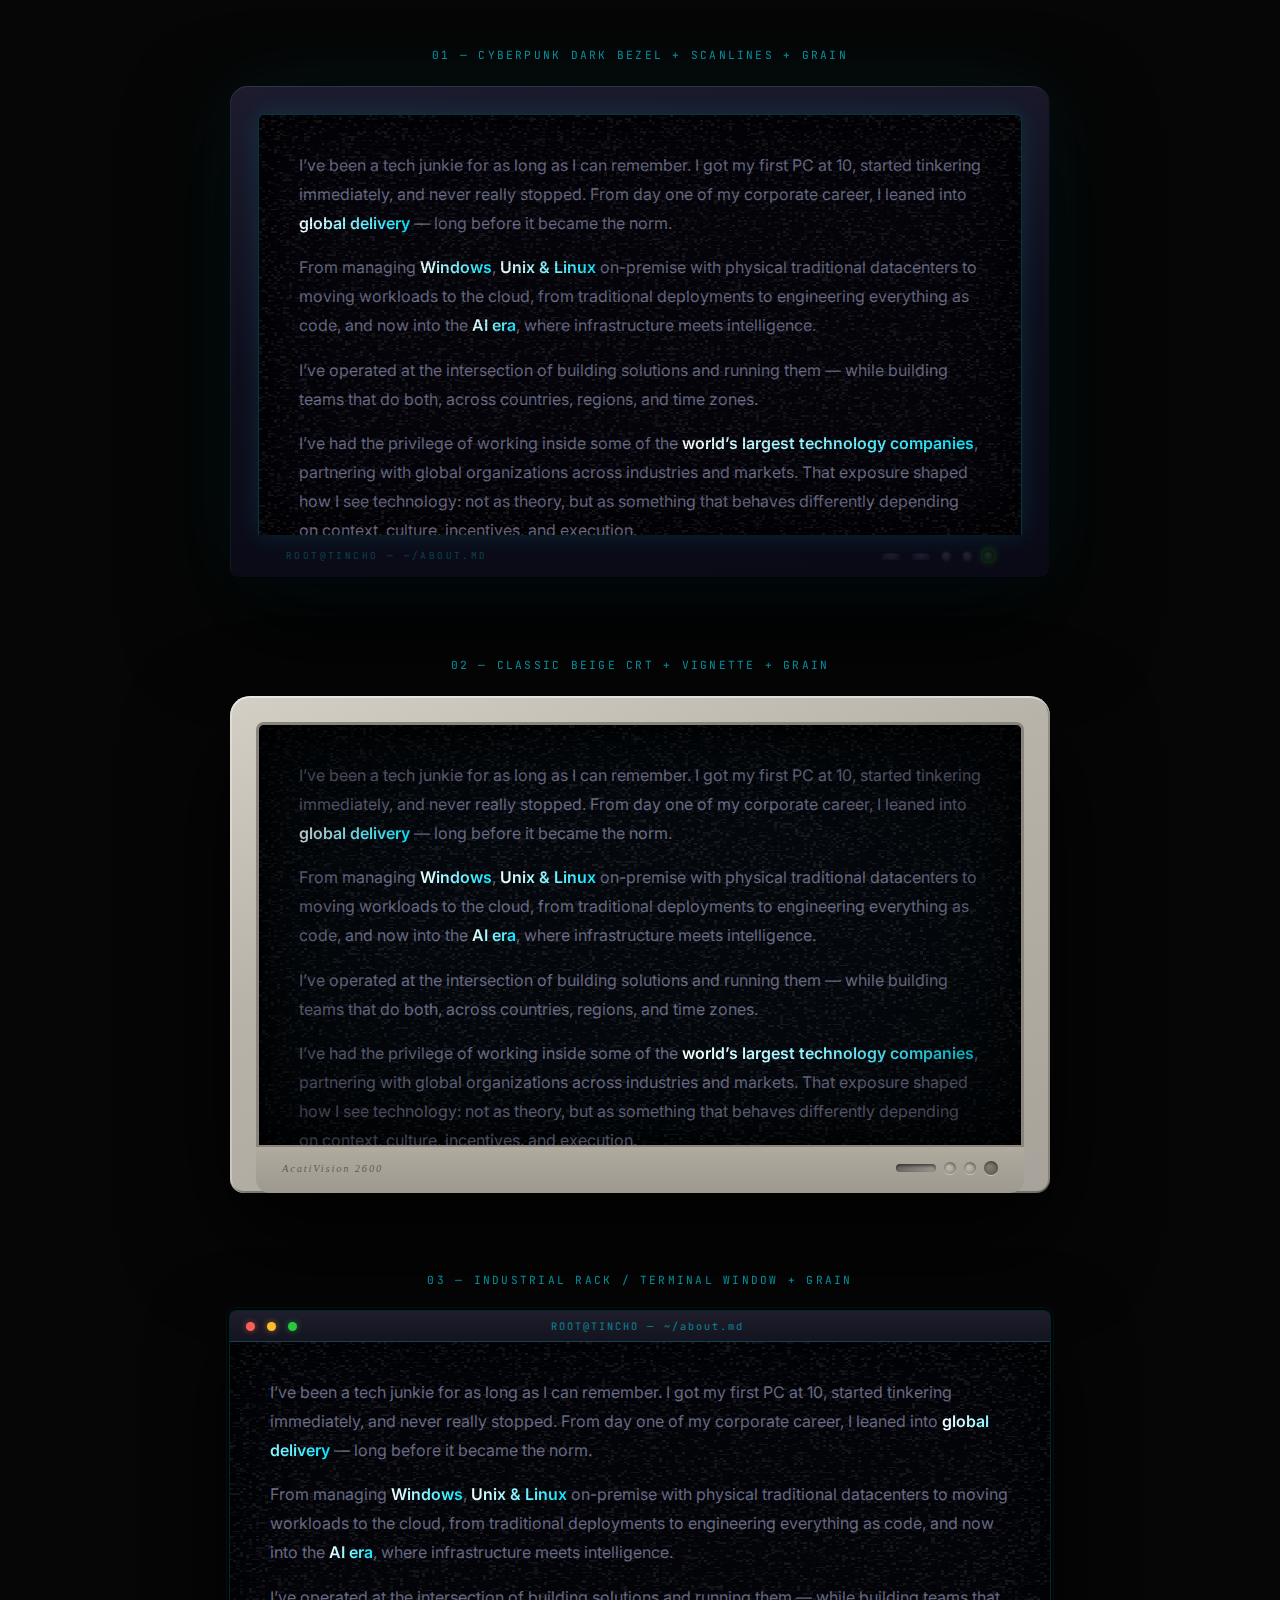
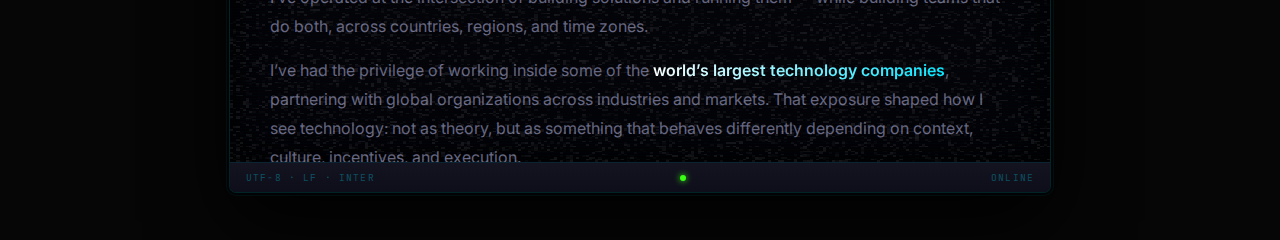
<file: monitor-demo.html>
<!DOCTYPE html>
<html lang="en">
<head>
<meta charset="UTF-8"/>
<meta name="viewport" content="width=device-width,initial-scale=1"/>
<title>Monitor Frame Demo</title>
<link rel="preconnect" href="https://fonts.googleapis.com">
<link href="https://fonts.googleapis.com/css2?family=Inter:wght@400;600&family=JetBrains+Mono:wght@400;600&display=swap" rel="stylesheet">
<style>
  :root {
    --cyan: #00e5ff;
    --magenta: #ff00de;
    --green: #39ff14;
    --text-muted: #666680;
  }
  * { box-sizing: border-box; margin: 0; padding: 0; }
  body {
    background: #060606;
    color: rgba(255,255,255,0.85);
    font-family: 'Inter', sans-serif;
    padding: 3rem 2rem;
    display: flex;
    flex-direction: column;
    gap: 5rem;
    align-items: center;
  }

  .label {
    font-family: 'JetBrains Mono', monospace;
    font-size: 0.7rem;
    color: var(--cyan);
    letter-spacing: 0.2em;
    text-transform: uppercase;
    margin-bottom: 1.5rem;
    opacity: 0.6;
    text-align: center;
  }

  /* ── About text — exact match to site ── */
  .bio p { color: var(--text-muted); font-size: 1rem; line-height: 1.8; }
  .bio p + p { margin-top: 1rem; }
  .bio strong {
    background: linear-gradient(105deg, #ffffff, #00e5ff);
    -webkit-background-clip: text;
    -webkit-text-fill-color: transparent;
    background-clip: text;
    font-weight: 600;
  }
  .bio .hl-grad {
    background: linear-gradient(105deg, #00e5ff, #ff00de);
    -webkit-background-clip: text;
    -webkit-text-fill-color: transparent;
    background-clip: text;
    font-weight: 600;
  }

  /* ── Scrollable screen content ── */
  .screen-scroll {
    max-height: 420px;
    overflow-y: auto;
    padding: 36px 40px;
    position: relative;
    z-index: 1;
  }
  .screen-scroll::-webkit-scrollbar { width: 5px; }
  .screen-scroll::-webkit-scrollbar-track { background: transparent; }
  .screen-scroll::-webkit-scrollbar-thumb {
    background: rgba(0,229,255,0.25);
    border-radius: 4px;
  }
  .screen-scroll::-webkit-scrollbar-thumb:hover {
    background: rgba(0,229,255,0.5);
  }

  /* ── Grain canvas ── */
  .screen-wrap {
    position: relative;
    overflow: hidden;
  }
  .grain-canvas {
    position: absolute;
    inset: 0;
    width: 100%;
    height: 100%;
    pointer-events: none;
    z-index: 2;
    image-rendering: pixelated;
  }

  /* ══════════════════════════════════════
     01 — CYBERPUNK DARK BEZEL
  ══════════════════════════════════════ */
  .monitor-cyber {
    width: min(820px, 96vw);
    border-radius: 18px 18px 10px 10px;
    background: linear-gradient(175deg, #1c1c2e 0%, #0e0e1c 50%, #0a0a16 100%);
    box-shadow:
      0 0 80px rgba(0,229,255,0.07),
      0 40px 100px rgba(0,0,0,0.95),
      inset 0 1px 0 rgba(255,255,255,0.1),
      inset 1px 0 0 rgba(255,255,255,0.05),
      inset -1px 0 0 rgba(0,0,0,0.5),
      inset 0 -1px 0 rgba(0,0,0,0.7);
    padding: 28px 28px 0;
  }
  .monitor-cyber .screen-wrap {
    background: #04040a;
    border-radius: 6px 6px 0 0;
    border: 1px solid rgba(0,229,255,0.22);
    border-bottom: none;
    box-shadow: inset 0 0 60px rgba(0,0,0,0.97), 0 0 25px rgba(0,229,255,0.12);
  }
  /* scanlines overlay */
  .monitor-cyber .screen-wrap::after {
    content: '';
    position: absolute;
    inset: 0;
    background: repeating-linear-gradient(
      to bottom,
      transparent 0px, transparent 3px,
      rgba(0,0,0,0.18) 3px, rgba(0,0,0,0.18) 4px
    );
    pointer-events: none;
    z-index: 3;
  }
  .monitor-cyber__chin {
    padding: 14px 28px 16px;
    display: flex;
    align-items: center;
    justify-content: space-between;
  }
  .monitor-cyber__brand {
    font-family: 'JetBrains Mono', monospace;
    font-size: 0.6rem;
    letter-spacing: 0.25em;
    color: rgba(0,229,255,0.25);
    text-transform: uppercase;
  }
  .monitor-cyber__btns { display: flex; gap: 10px; align-items: center; }
  .btn-round {
    width: 11px; height: 11px; border-radius: 50%;
    background: radial-gradient(circle at 35% 35%, #252535, #111120);
    box-shadow: inset 0 1px 3px rgba(0,0,0,0.9), 0 1px 0 rgba(255,255,255,0.04);
  }
  .btn-round--power {
    background: radial-gradient(circle at 35% 35%, #1a3028, #0a1810);
    box-shadow: 0 0 8px rgba(57,255,20,0.35), inset 0 1px 3px rgba(0,0,0,0.7);
  }
  .btn-square {
    width: 20px; height: 7px; border-radius: 2px;
    background: radial-gradient(circle at 50% 30%, #1e1e30, #0d0d1e);
    box-shadow: inset 0 1px 2px rgba(0,0,0,0.8), 0 1px 0 rgba(255,255,255,0.03);
  }

  /* ══════════════════════════════════════
     02 — CLASSIC BEIGE CRT
  ══════════════════════════════════════ */
  .monitor-beige {
    width: min(820px, 96vw);
    border-radius: 20px 20px 14px 14px;
    background: linear-gradient(160deg, #d4cfc4 0%, #b8b3a8 40%, #a8a39a 100%);
    box-shadow:
      0 40px 100px rgba(0,0,0,0.9),
      inset 0 2px 0 rgba(255,255,255,0.5),
      inset 2px 0 0 rgba(255,255,255,0.3),
      inset -2px 0 0 rgba(0,0,0,0.2),
      inset 0 -2px 0 rgba(0,0,0,0.3);
    padding: 26px 26px 0;
  }
  .monitor-beige .screen-wrap {
    background: #04080c;
    border-radius: 8px 8px 0 0;
    border: 3px solid #8a857c;
    border-bottom: none;
    box-shadow: inset 0 0 50px rgba(0,0,0,0.98), inset 4px 4px 12px rgba(0,0,0,0.8);
  }
  /* vignette */
  .monitor-beige .screen-wrap::after {
    content: '';
    position: absolute;
    inset: 0;
    background: radial-gradient(ellipse at center, transparent 50%, rgba(0,0,0,0.55) 100%);
    pointer-events: none;
    z-index: 3;
  }
  .monitor-beige__chin {
    padding: 14px 26px 18px;
    display: flex;
    align-items: center;
    justify-content: space-between;
    background: linear-gradient(180deg, #b0ab9e 0%, #9e9990 100%);
    border-radius: 0 0 14px 14px;
    border-top: 2px solid #8a857c;
  }
  .monitor-beige__brand {
    font-size: 0.65rem; letter-spacing: 0.18em;
    color: rgba(60,55,50,0.7); font-style: italic; font-family: serif;
  }
  .monitor-beige__btns { display: flex; gap: 8px; align-items: center; }
  .beige-btn {
    width: 12px; height: 12px; border-radius: 50%;
    background: radial-gradient(circle at 35% 30%, #ccc5b8, #8a8278);
    box-shadow: inset 0 2px 3px rgba(0,0,0,0.4), 0 1px 0 rgba(255,255,255,0.4);
  }
  .beige-btn--power {
    width: 14px; height: 14px;
    background: radial-gradient(circle at 35% 30%, #888075, #5a5650);
  }
  .beige-slider {
    width: 40px; height: 8px; border-radius: 4px;
    background: linear-gradient(to right, #6a6560, #9a9590);
    box-shadow: inset 0 2px 3px rgba(0,0,0,0.5);
  }

  /* ══════════════════════════════════════
     03 — INDUSTRIAL RACK
  ══════════════════════════════════════ */
  .monitor-rack {
    width: min(820px, 96vw);
    border-radius: 6px;
    background: linear-gradient(180deg, #181820 0%, #0f0f18 100%);
    box-shadow:
      0 0 0 1px rgba(0,229,255,0.15),
      0 0 0 3px rgba(0,0,0,0.8),
      0 0 0 4px rgba(0,229,255,0.06),
      0 30px 80px rgba(0,0,0,0.95);
    overflow: hidden;
  }
  .monitor-rack__topbar {
    display: flex; align-items: center; gap: 0.75rem;
    padding: 8px 16px;
    background: linear-gradient(180deg, #1e1e2c, #141420);
    border-bottom: 1px solid rgba(0,229,255,0.18);
  }
  .rack-dot { width: 9px; height: 9px; border-radius: 50%; }
  .rack-dot:nth-child(1) { background: #ff5f57; box-shadow: 0 0 6px #ff5f5788; }
  .rack-dot:nth-child(2) { background: #febc2e; box-shadow: 0 0 6px #febc2e88; }
  .rack-dot:nth-child(3) { background: #28c840; box-shadow: 0 0 6px #28c84088; }
  .rack-title {
    flex: 1; text-align: center; margin-left: -3rem;
    font-family: 'JetBrains Mono', monospace;
    font-size: 0.65rem; letter-spacing: 0.2em; color: rgba(0,229,255,0.5);
  }
  .monitor-rack .screen-wrap {
    background: #030308;
    box-shadow: inset 0 0 50px rgba(0,0,0,0.98);
  }
  /* subtle scanlines */
  .monitor-rack .screen-wrap::after {
    content: '';
    position: absolute; inset: 0;
    background: repeating-linear-gradient(
      to bottom,
      transparent 0px, transparent 2px,
      rgba(0,229,255,0.012) 2px, rgba(0,229,255,0.012) 3px
    );
    pointer-events: none; z-index: 3;
  }
  .monitor-rack__bottombar {
    padding: 8px 16px;
    background: linear-gradient(180deg, #141420, #0e0e1a);
    border-top: 1px solid rgba(0,229,255,0.1);
    display: flex; align-items: center; justify-content: space-between;
    font-family: 'JetBrains Mono', monospace;
    font-size: 0.6rem; color: rgba(0,229,255,0.3); letter-spacing: 0.12em;
  }
  .rack-led {
    width: 6px; height: 6px; border-radius: 50%;
    background: var(--green); box-shadow: 0 0 6px var(--green);
    animation: blink 2.5s steps(1) infinite;
  }
  @keyframes blink {
    0%,90%,100% { opacity: 1; }
    92% { opacity: 0; } 94% { opacity: 1; } 96% { opacity: 0; }
  }
</style>
</head>
<body>

<template id="bio-tpl">
  <div class="bio">
    <p>I&rsquo;ve been a tech junkie for as long as I can remember. I got my first PC at 10, started tinkering immediately, and never really stopped. From day one of my corporate career, I leaned into <strong>global delivery</strong> &mdash; long before it became the norm.</p>
    <p>From managing <strong>Windows</strong>, <strong>Unix &amp; Linux</strong> on-premise with physical traditional datacenters to moving workloads to the cloud, from traditional deployments to engineering everything as code, and now into the <strong>AI era</strong>, where infrastructure meets intelligence.</p>
    <p>I&rsquo;ve operated at the intersection of building solutions and running them &mdash; while building teams that do both, across countries, regions, and time zones.</p>
    <p>I&rsquo;ve had the privilege of working inside some of the <strong>world&rsquo;s largest technology companies</strong>, partnering with global organizations across industries and markets. That exposure shaped how I see technology: not as theory, but as something that behaves differently depending on context, culture, incentives, and execution.</p>
    <p>I&rsquo;m currently an <strong>Executive Technology Strategist</strong> at <span class="hl-grad">Microsoft</span>, partnering with senior business leaders to translate data, AI, cloud, and security into measurable business outcomes. Previously, I led the <strong>Customer Success Data &amp; AI</strong> organization across <strong>Spanish South America (SSA)</strong> &mdash; Argentina, Chile, Bolivia, Colombia, Ecuador, Paraguay, Peru, and Uruguay &mdash; and served as <strong>CTO</strong> and member of the subsidiary <strong>Leadership Team</strong> in <span class="hl-grad">Argentina</span>, consistently focused on aligning technology strategy with business impact.</p>
    <p>Before <span class="hl-grad">Microsoft</span>, I was <strong>Global Leader of Multicloud Platforms</strong> at <span class="hl-grad">EY</span>, building products and services across hybrid and cloud environments throughout the U.S., Europe, and Asia. Earlier, I led the firm&rsquo;s <strong>Global Unix &amp; Linux team</strong>.</p>
    <p>And before that, I built and scaled technology teams at <span class="hl-grad">IBM</span> during the early expansion of the Global Delivery Center, supporting U.S.-based clients &mdash; always from <span class="hl-grad">Argentina</span> to the world.</p>
    <p>I hold a Bachelor&rsquo;s degree in Systems Analysis from <strong>ORT Argentina</strong>, that was later complemented by executive management programs at <strong>Universidad Torcuato Di Tella</strong> &amp; <strong>Universidad de San Andr&eacute;s</strong>, where I also served as thesis advisor for the Master&rsquo;s in Digital Business program. I also currently serve as <strong>board member</strong>, <strong>technical advisor</strong>, and <strong>fractional CTO</strong> for several startups.</p>
    <p>I&rsquo;m an <strong>AI advocate</strong> &mdash; not in a hype-driven way, but with conviction. I believe AI is a transformative force that will fundamentally reshape how we work, decide, and build. That&rsquo;s why I speak frequently about its business and societal impact, participating in events and media both in Argentina and internationally &mdash; including Forbes, La Naci&oacute;n, Clar&iacute;n, &Aacute;mbito Financiero, Apertura, Information Technology, IDEA Management, Nerdearla, Campus Party, to name some.</p>
    <p>Outside the office, I&rsquo;m lucky enough to be married to <strong>Vicky</strong> and to be <strong>Miranda</strong>&rsquo;s dad 🧡</p>
    <p>We are <strong>foodies</strong> by nature and <strong>travelers</strong> by choice. We&rsquo;re really fond of receiving people at home and grilling delicious things, and we love discovering new places &amp; flavors. When we travel we&rsquo;re stubborn about one thing: remain travelers, never drift into tourist mode. That&rsquo;s how we stay curious. We try not just to visit places &mdash; we taste them. Culture can be layered, subtle, even hard to decode. But put people around a table and it gets real fast &mdash; shared plates, local markets, real conversations, at home or abroad.</p>
    <p>As <strong>Anthony Bourdain</strong> said, food is one of the most honest ways to understand people.</p>
    <p>That same mindset spills into the rest of my life. I&rsquo;m a habitual <strong>runner</strong> &mdash; no full marathon yet, but getting there sprint after sprint. I play <strong>football</strong> at a very amateur level (heavy on enthusiasm, light on talent). I&rsquo;m a <strong>coffee nerd</strong>. And I&rsquo;m unapologetically devoted to a properly made <strong>Negroni</strong> &mdash; no shortcuts, ever.</p>
    <p>Because whether it&rsquo;s work in technology, travel, sport, coffee or cocktails, I&rsquo;m drawn to things that reward patience, craft and consistency.</p>
  </div>
</template>

<!-- 01 CYBERPUNK -->
<div>
  <p class="label">01 — Cyberpunk dark bezel + scanlines + grain</p>
  <div class="monitor-cyber">
    <div class="screen-wrap" id="wrap1">
      <div class="screen-scroll" id="screen1"></div>
    </div>
    <div class="monitor-cyber__chin">
      <span class="monitor-cyber__brand">ROOT@TINCHO — ~/about.md</span>
      <div class="monitor-cyber__btns">
        <div class="btn-square"></div><div class="btn-square"></div>
        <div class="btn-round"></div><div class="btn-round"></div>
        <div class="btn-round btn-round--power"></div>
      </div>
    </div>
  </div>
</div>

<!-- 02 BEIGE -->
<div>
  <p class="label">02 — Classic beige CRT + vignette + grain</p>
  <div class="monitor-beige">
    <div class="screen-wrap" id="wrap2">
      <div class="screen-scroll" id="screen2"></div>
    </div>
    <div class="monitor-beige__chin">
      <span class="monitor-beige__brand">AcatiVision 2600</span>
      <div class="monitor-beige__btns">
        <div class="beige-slider"></div>
        <div class="beige-btn"></div><div class="beige-btn"></div>
        <div class="beige-btn beige-btn--power"></div>
      </div>
    </div>
  </div>
</div>

<!-- 03 RACK -->
<div>
  <p class="label">03 — Industrial rack / terminal window + grain</p>
  <div class="monitor-rack">
    <div class="monitor-rack__topbar">
      <div class="rack-dot"></div><div class="rack-dot"></div><div class="rack-dot"></div>
      <span class="rack-title">ROOT@TINCHO — ~/about.md</span>
    </div>
    <div class="screen-wrap" id="wrap3">
      <div class="screen-scroll" id="screen3"></div>
    </div>
    <div class="monitor-rack__bottombar">
      <span>UTF-8 · LF · INTER</span>
      <div class="rack-led"></div>
      <span>ONLINE</span>
    </div>
  </div>
</div>

<script>
  // Inject bio text into each screen
  ['screen1','screen2','screen3'].forEach(id => {
    const tpl = document.getElementById('bio-tpl').content.cloneNode(true)
    document.getElementById(id).appendChild(tpl)
  })

  // Add grain canvas to each screen-wrap
  function addGrain(wrapId) {
    const wrap = document.getElementById(wrapId)
    const canvas = document.createElement('canvas')
    canvas.className = 'grain-canvas'
    canvas.width = 256; canvas.height = 256
    wrap.appendChild(canvas)
    const ctx = canvas.getContext('2d')
    let tick = 0
    ;(function draw() {
      requestAnimationFrame(draw)
      if (++tick % 3 !== 0) return
      const img = ctx.createImageData(256, 256)
      const d = img.data
      for (let i = 0; i < d.length; i += 4) {
        d[i] = d[i+1] = d[i+2] = 255
        d[i+3] = Math.random() < 0.3 ? Math.floor(Math.random() * 22) : 0
      }
      ctx.putImageData(img, 0, 0)
    })()
  }

  ['wrap1','wrap2','wrap3'].forEach(addGrain)
</script>
</body>
</html>
</file>
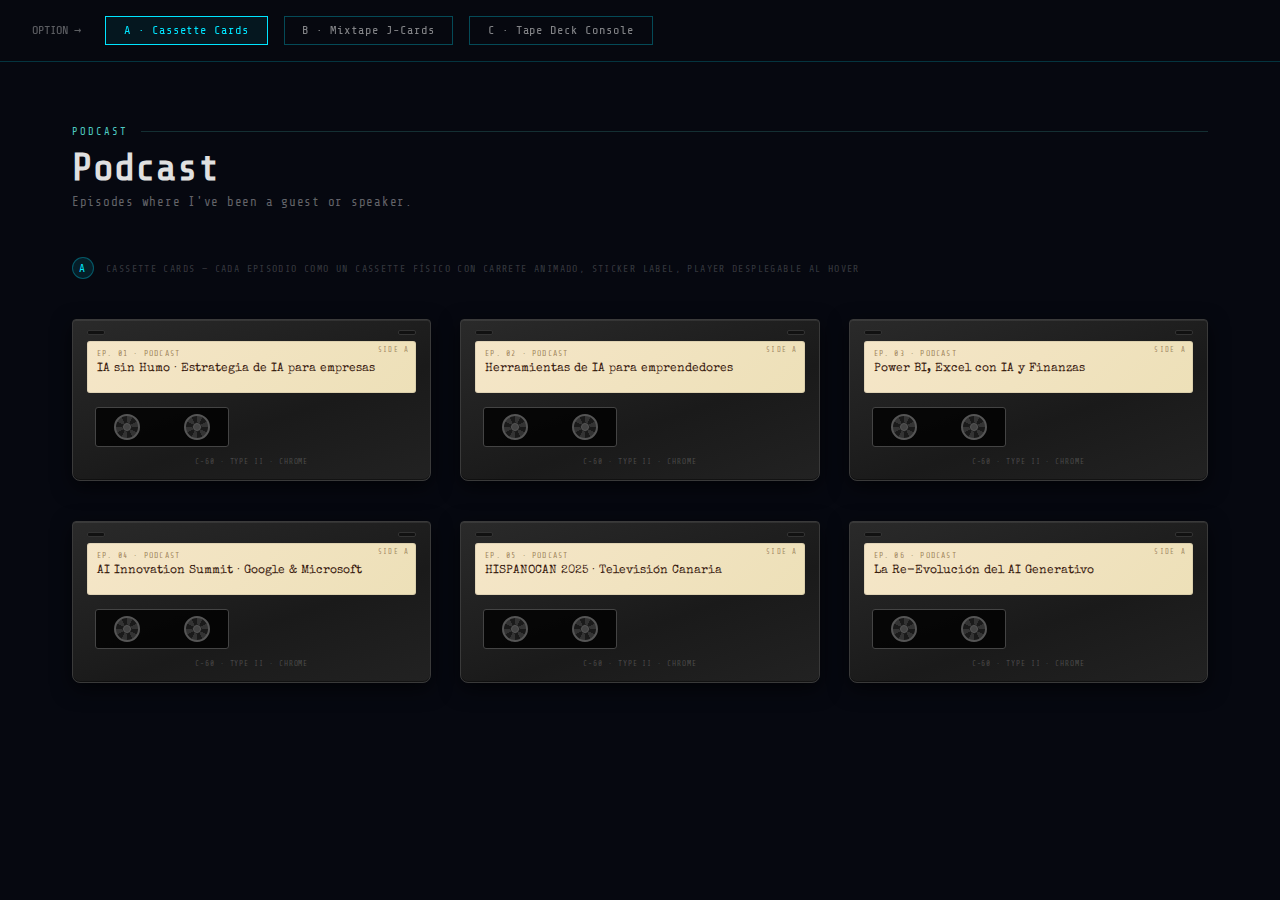
<file: podcast-options.html>
<!DOCTYPE html>
<html lang="en">
<head>
<meta charset="UTF-8">
<meta name="viewport" content="width=device-width, initial-scale=1.0">
<title>Podcast Section — Cassette Options</title>
<link rel="preconnect" href="https://fonts.googleapis.com">
<link href="https://fonts.googleapis.com/css2?family=Caveat:wght@400;600&family=Share+Tech+Mono&family=Special+Elite&display=swap" rel="stylesheet">
<style>
*, *::before, *::after { box-sizing: border-box; margin: 0; padding: 0; }
body { background: #060810; color: #e0e0e0; font-family: 'Share Tech Mono', monospace; }

.selector {
  position: sticky; top: 0; z-index: 100;
  background: rgba(6,8,16,0.97); backdrop-filter: blur(8px);
  border-bottom: 1px solid rgba(0,229,255,0.2);
  padding: 1rem 2rem; display: flex; gap: 1rem; align-items: center;
}
.selector span { color: rgba(255,255,255,0.35); font-size: 0.75rem; margin-right: 0.5rem; }
.opt-btn {
  padding: 0.4rem 1.1rem; border: 1px solid rgba(0,229,255,0.3);
  background: none; color: rgba(255,255,255,0.5); cursor: pointer;
  font-family: inherit; font-size: 0.75rem; letter-spacing: 0.08em; transition: all 0.2s;
}
.opt-btn.active { border-color: #00e5ff; color: #00e5ff; background: rgba(0,229,255,0.07); }
.opt-btn:hover { color: #fff; border-color: rgba(0,229,255,0.6); }

.option { display: none; padding: 4rem 2rem; max-width: 1200px; margin: 0 auto; }
.option.visible { display: block; }
.section-label { font-size: 0.65rem; letter-spacing: 0.2em; text-transform: uppercase; color: #4ecdc4; margin-bottom: 0.5rem; display: flex; align-items: center; gap: 0.75rem; }
.section-label::after { content: ''; flex: 1; height: 1px; background: rgba(78,205,196,0.2); }
h2 { font-size: clamp(1.8rem, 3vw, 2.6rem); font-weight: 700; margin-bottom: 0.4rem; }
.subtitle { color: rgba(255,255,255,0.38); font-size: 0.78rem; letter-spacing: 0.06em; margin-bottom: 3rem; }
.opt-desc { font-size: 0.62rem; letter-spacing: 0.14em; color: rgba(255,255,255,0.2); text-transform: uppercase; margin-bottom: 2.5rem; display: flex; align-items: center; gap: 0.75rem; }
.opt-desc::before { content: attr(data-l); width: 22px; height: 22px; border-radius: 50%; background: rgba(0,229,255,0.1); border: 1px solid rgba(0,229,255,0.3); color: #00e5ff; font-size: 0.7rem; display: flex; align-items: center; justify-content: center; flex-shrink: 0; }


/* ═══════════════════════════════════════════════════
   OPTION A — CASSETTE CARDS GRID
═══════════════════════════════════════════════════ */

.cassette-grid {
  display: grid;
  grid-template-columns: repeat(auto-fill, minmax(300px, 1fr));
  gap: 2rem 1.8rem;
}

.cassette-card {
  cursor: pointer;
  position: relative;
}

/* The cassette body */
.cassette-body {
  background: linear-gradient(160deg, #2a2a2a 0%, #1a1a1a 60%, #222 100%);
  border: 1px solid #3a3a3a;
  border-radius: 4px 4px 8px 8px;
  padding: 10px 14px 14px;
  box-shadow:
    inset 0 1px 0 rgba(255,255,255,0.08),
    inset 0 -1px 0 rgba(0,0,0,0.4),
    0 6px 20px rgba(0,0,0,0.6);
  position: relative;
  transition: transform 0.3s ease, box-shadow 0.3s ease;
}
.cassette-card:hover .cassette-body {
  transform: translateY(-4px);
  box-shadow: 0 16px 40px rgba(0,0,0,0.7), inset 0 1px 0 rgba(255,255,255,0.1);
}

/* top notch / write-protect tab */
.cassette-notch {
  display: flex; justify-content: space-between; margin-bottom: 6px;
}
.cassette-notch span {
  width: 18px; height: 5px;
  background: #111; border: 1px solid #333; border-radius: 2px;
}

/* label sticker */
.cassette-label {
  background: linear-gradient(135deg, #f5e6c8 0%, #ede0b8 100%);
  border-radius: 3px;
  padding: 8px 10px 6px;
  margin-bottom: 8px;
  min-height: 52px;
  position: relative;
  box-shadow: inset 0 0 0 1px rgba(0,0,0,0.08);
}
.cassette-label::before {
  content: 'SIDE A';
  position: absolute; top: 5px; right: 7px;
  font-size: 0.45rem; letter-spacing: 0.18em;
  color: rgba(80,40,0,0.5); font-family: 'Share Tech Mono', monospace;
}
.cassette-ep {
  font-size: 0.5rem; letter-spacing: 0.15em; color: rgba(100,60,10,0.6);
  font-family: 'Share Tech Mono', monospace; text-transform: uppercase;
  margin-bottom: 3px;
}
.cassette-title {
  font-family: 'Special Elite', serif;
  font-size: 0.78rem; color: #3a2010; line-height: 1.3;
}

/* reel window */
.cassette-reels {
  display: flex; justify-content: space-between; align-items: center;
  padding: 6px 8px;
}
.cassette-window {
  background: rgba(0,0,0,0.8);
  border: 1px solid #444; border-radius: 3px;
  padding: 6px 18px;
  display: flex; gap: 18px; align-items: center; justify-content: center;
}
.reel {
  width: 26px; height: 26px;
  border-radius: 50%;
  border: 2px solid #555;
  background: radial-gradient(circle at 50% 50%, #222 30%, transparent 30%),
              repeating-conic-gradient(#333 0deg 30deg, #1a1a1a 30deg 60deg);
  position: relative;
  transition: transform 1.5s linear;
}
.reel::after {
  content: '';
  position: absolute; inset: 50%; transform: translate(-50%,-50%);
  width: 8px; height: 8px; border-radius: 50%;
  background: #444; border: 1px solid #555;
}
.cassette-card:hover .reel { transform: rotate(360deg); }
.cassette-tape-line {
  height: 3px; flex: 1; margin: 0 4px;
  background: linear-gradient(90deg, #5a3a10, #7a5020, #5a3a10);
  border-radius: 2px;
}
.cassette-bottom {
  font-size: 0.48rem; letter-spacing: 0.12em; color: rgba(255,255,255,0.2);
  text-align: center; padding-top: 4px; text-transform: uppercase;
}

/* spotify embed shown on hover */
.cassette-player {
  margin-top: 8px;
  max-height: 0; overflow: hidden;
  transition: max-height 0.4s ease;
}
.cassette-card:hover .cassette-player,
.cassette-card.expanded .cassette-player { max-height: 160px; }


/* ═══════════════════════════════════════════════════
   OPTION B — MIXTAPE J-CARDS (scattered, like polaroids)
═══════════════════════════════════════════════════ */

.mixtape-board {
  background: linear-gradient(135deg, #0a0c0f 0%, #0d1018 100%);
  border: 1px solid rgba(255,255,255,0.05);
  padding: 2.5rem 2rem;
}

.jcard-grid {
  display: grid;
  grid-template-columns: repeat(auto-fill, minmax(200px, 1fr));
  gap: 2rem 1.6rem;
}

.jcard {
  background: #f0e8d5;
  padding: 0;
  transform: rotate(var(--rot-j, 0deg));
  box-shadow: 3px 6px 20px rgba(0,0,0,0.65), 0 1px 3px rgba(0,0,0,0.4);
  transition: transform 0.3s cubic-bezier(0.2,0,0,1.3), box-shadow 0.3s ease;
  cursor: pointer; position: relative;
  overflow: hidden;
}
.jcard:nth-child(1) { --rot-j:-2.8deg; }
.jcard:nth-child(2) { --rot-j:1.9deg; }
.jcard:nth-child(3) { --rot-j:-1.3deg; }
.jcard:nth-child(4) { --rot-j:3.2deg; }
.jcard:nth-child(5) { --rot-j:-2.1deg; }
.jcard:nth-child(6) { --rot-j:1.5deg; }
.jcard:nth-child(7) { --rot-j:-3.5deg; }
.jcard:nth-child(8) { --rot-j:2.4deg; }
.jcard:nth-child(9) { --rot-j:-1.7deg; }

.jcard:hover {
  transform: rotate(0deg) scale(1.05) translateY(-8px);
  box-shadow: 6px 22px 50px rgba(0,0,0,0.7), 0 4px 12px rgba(0,0,0,0.5);
  z-index: 10;
}

/* colored top band */
.jcard__band {
  height: 28px;
  background: var(--band-color, #e05050);
  display: flex; align-items: center; padding: 0 10px;
  justify-content: space-between;
}
.jcard:nth-child(1) { --band-color: #c94040; }
.jcard:nth-child(2) { --band-color: #3a7ebf; }
.jcard:nth-child(3) { --band-color: #2e9e5a; }
.jcard:nth-child(4) { --band-color: #b06020; }
.jcard:nth-child(5) { --band-color: #7040b0; }
.jcard:nth-child(6) { --band-color: #c94040; }
.jcard:nth-child(7) { --band-color: #3a7ebf; }
.jcard:nth-child(8) { --band-color: #2e9e5a; }
.jcard:nth-child(9) { --band-color: #b06020; }
.jcard__side {
  font-size: 0.5rem; color: rgba(255,255,255,0.7);
  letter-spacing: 0.15em; font-family: 'Share Tech Mono', monospace;
}
.jcard__type {
  font-size: 0.45rem; color: rgba(255,255,255,0.5);
  letter-spacing: 0.1em; font-family: 'Share Tech Mono', monospace;
}

/* reel mini drawing */
.jcard__reels {
  background: #1a1a1a; height: 60px;
  display: flex; align-items: center; justify-content: center; gap: 20px;
  padding: 0 20px; position: relative;
}
.jcard__reels::before {
  content: ''; position: absolute; top: 50%; left: 50%;
  transform: translate(-50%, -50%);
  width: 30px; height: 4px;
  background: #4a3010; border-radius: 2px;
}
.jcard__reel {
  width: 28px; height: 28px; border-radius: 50%;
  border: 2px solid #444;
  background: radial-gradient(circle, #2a2a2a 35%, transparent 35%),
              repeating-conic-gradient(#333 0deg 45deg, #222 45deg 90deg);
  position: relative; z-index: 1;
}
.jcard__reel::after {
  content: ''; position: absolute; inset: 50%; transform: translate(-50%,-50%);
  width: 7px; height: 7px; border-radius: 50%; background: #555;
}

/* text body */
.jcard__body { padding: 10px 10px 14px; }
.jcard__ep {
  font-size: 0.48rem; letter-spacing: 0.15em; color: rgba(60,30,10,0.5);
  font-family: 'Share Tech Mono', monospace; text-transform: uppercase; margin-bottom: 4px;
}
.jcard__title {
  font-family: 'Caveat', cursive;
  font-size: 0.95rem; font-weight: 600; color: #2a1808; line-height: 1.25;
}
/* lined paper */
.jcard__body::after {
  content: '';
  display: block; margin-top: 8px;
  background: repeating-linear-gradient(
    transparent, transparent 11px,
    rgba(0,0,0,0.08) 11px, rgba(0,0,0,0.08) 12px
  );
  height: 24px;
}


/* ═══════════════════════════════════════════════════
   OPTION C — TAPE DECK CONSOLE
═══════════════════════════════════════════════════ */

.deck-outer {
  background: linear-gradient(180deg, #1e1e1e 0%, #161616 100%);
  border: 2px solid #2a2a2a;
  border-radius: 8px;
  box-shadow:
    inset 0 2px 0 rgba(255,255,255,0.06),
    inset 0 -2px 0 rgba(0,0,0,0.5),
    0 20px 60px rgba(0,0,0,0.7);
  overflow: hidden;
}

/* top bar */
.deck-topbar {
  background: linear-gradient(180deg, #252525 0%, #1e1e1e 100%);
  border-bottom: 1px solid #333;
  padding: 10px 20px;
  display: flex; align-items: center; gap: 16px;
}
.deck-brand {
  font-size: 0.6rem; letter-spacing: 0.3em; color: rgba(255,200,50,0.6);
  text-transform: uppercase;
}
.deck-model {
  font-size: 0.55rem; letter-spacing: 0.2em; color: rgba(255,255,255,0.2);
}
.deck-dots { display: flex; gap: 6px; margin-left: auto; }
.deck-dot {
  width: 8px; height: 8px; border-radius: 50%;
  background: #333; border: 1px solid #444;
}
.deck-dot.red { background: #c03030; border-color: #e04040; box-shadow: 0 0 6px rgba(200,40,40,0.5); }

/* tape window */
.deck-window {
  margin: 16px 20px;
  background: rgba(0,0,0,0.7);
  border: 1px solid #333; border-radius: 4px;
  padding: 14px 20px;
  display: flex; align-items: center; gap: 24px;
}
.deck-reel-big {
  width: 54px; height: 54px; flex-shrink: 0; border-radius: 50%;
  border: 3px solid #3a3a3a;
  background: radial-gradient(circle at 50% 50%, #1a1a1a 30%, transparent 30%),
              repeating-conic-gradient(#2a2a2a 0deg 30deg, #1a1a1a 30deg 60deg);
  position: relative;
  animation: reel-spin 4s linear infinite paused;
}
.deck-reel-big.spinning { animation-play-state: running; }
.deck-reel-big::after {
  content: ''; position: absolute; inset: 50%; transform: translate(-50%,-50%);
  width: 16px; height: 16px; border-radius: 50%;
  background: #2a2a2a; border: 2px solid #444;
}
@keyframes reel-spin { to { transform: rotate(360deg); } }

.deck-tape-path {
  flex: 1; display: flex; flex-direction: column; gap: 8px; position: relative;
}
.deck-tape-line {
  height: 5px; background: linear-gradient(90deg, #5a3a10 0%, #8a5828 50%, #5a3a10 100%);
  border-radius: 3px; width: 100%;
}
.deck-display {
  font-size: 0.7rem; letter-spacing: 0.06em;
  color: rgba(255,200,50,0.8); text-align: center; line-height: 1.4;
  font-family: 'Share Tech Mono', monospace;
}
.deck-display .track-title { font-size: 0.68rem; color: rgba(255,200,50,0.6); }
.deck-display .now-playing { font-size: 0.5rem; letter-spacing: 0.2em; color: rgba(255,200,50,0.4); margin-bottom: 2px; }

/* controls */
.deck-controls {
  display: flex; justify-content: center; gap: 10px;
  padding: 0 20px 14px;
}
.deck-btn {
  width: 36px; height: 36px;
  background: linear-gradient(180deg, #2e2e2e 0%, #222 100%);
  border: 1px solid #3a3a3a;
  border-radius: 4px;
  display: flex; align-items: center; justify-content: center;
  color: rgba(255,255,255,0.4); font-size: 0.9rem; cursor: pointer;
  transition: all 0.15s;
  box-shadow: inset 0 1px 0 rgba(255,255,255,0.05), 0 2px 4px rgba(0,0,0,0.4);
}
.deck-btn:hover { background: linear-gradient(180deg, #363636 0%, #2a2a2a 100%); color: rgba(255,200,50,0.7); border-color: rgba(255,200,50,0.3); }
.deck-btn.play { background: linear-gradient(180deg, #2a3020 0%, #1e2416 100%); color: rgba(100,200,80,0.7); border-color: rgba(100,200,80,0.3); }

/* VU meters */
.deck-vu {
  display: flex; gap: 3px; align-items: flex-end; height: 28px; padding: 0 20px 14px;
}
.vu-bar {
  flex: 1; border-radius: 1px 1px 0 0;
  background: linear-gradient(180deg, #ff4444 0%, #ffaa00 40%, #44cc44 100%);
  animation: vu-bounce var(--dur, 0.8s) ease-in-out infinite alternate;
  height: var(--h, 50%);
}
@keyframes vu-bounce {
  from { transform: scaleY(0.3); }
  to   { transform: scaleY(1); }
}

/* track list */
.deck-tracklist {
  border-top: 1px solid #2a2a2a;
  max-height: 300px; overflow-y: auto;
}
.deck-track {
  display: flex; align-items: center; gap: 12px;
  padding: 10px 20px; border-bottom: 1px solid #1e1e1e;
  cursor: pointer; transition: background 0.15s;
}
.deck-track:hover { background: rgba(255,200,50,0.04); }
.deck-track.active { background: rgba(255,200,50,0.06); }
.deck-track__num {
  font-size: 0.5rem; color: rgba(255,200,50,0.35);
  letter-spacing: 0.1em; width: 20px; flex-shrink: 0;
}
.deck-track__title {
  font-size: 0.68rem; color: rgba(255,255,255,0.5);
  letter-spacing: 0.03em; flex: 1; line-height: 1.3;
  transition: color 0.15s;
}
.deck-track:hover .deck-track__title { color: rgba(255,200,50,0.8); }
.deck-track.active .deck-track__title { color: rgba(255,200,50,0.9); }
.deck-track__arrow { font-size: 0.6rem; color: rgba(255,200,50,0.2); transition: color 0.15s; }
.deck-track:hover .deck-track__arrow { color: rgba(255,200,50,0.6); }

.deck-player { padding: 0 20px 20px; }
</style>
</head>
<body>

<div class="selector">
  <span>OPTION →</span>
  <button class="opt-btn active" onclick="show('a')">A · Cassette Cards</button>
  <button class="opt-btn" onclick="show('b')">B · Mixtape J-Cards</button>
  <button class="opt-btn" onclick="show('c')">C · Tape Deck Console</button>
</div>

<!-- ════ OPTION A ════════════════════════════════ -->
<div class="option visible" id="opt-a">
  <p class="section-label">Podcast</p>
  <h2>Podcast</h2>
  <p class="subtitle">Episodes where I've been a guest or speaker.</p>
  <p class="opt-desc" data-l="A">Cassette cards — cada episodio como un cassette físico con carrete animado, sticker label, player desplegable al hover</p>
  <div class="cassette-grid">

    <div class="cassette-card">
      <div class="cassette-body">
        <div class="cassette-notch"><span></span><span></span></div>
        <div class="cassette-label">
          <p class="cassette-ep">EP. 01 · PODCAST</p>
          <p class="cassette-title">IA sin Humo · Estrategia de IA para empresas</p>
        </div>
        <div class="cassette-reels">
          <div class="cassette-window">
            <div class="reel"></div>
            <div class="cassette-tape-line"></div>
            <div class="reel"></div>
          </div>
        </div>
        <p class="cassette-bottom">C-60 · TYPE II · CHROME</p>
      </div>
      <div class="cassette-player">
        <iframe src="https://open.spotify.com/embed/episode/4z0LhALFCOK3kiC8Ptwohk?utm_source=generator&theme=0" width="100%" height="152" frameborder="0" allow="autoplay; clipboard-write; encrypted-media; fullscreen; picture-in-picture" loading="lazy"></iframe>
      </div>
    </div>

    <div class="cassette-card">
      <div class="cassette-body">
        <div class="cassette-notch"><span></span><span></span></div>
        <div class="cassette-label">
          <p class="cassette-ep">EP. 02 · PODCAST</p>
          <p class="cassette-title">Herramientas de IA para emprendedores</p>
        </div>
        <div class="cassette-reels">
          <div class="cassette-window">
            <div class="reel"></div>
            <div class="cassette-tape-line"></div>
            <div class="reel"></div>
          </div>
        </div>
        <p class="cassette-bottom">C-60 · TYPE II · CHROME</p>
      </div>
      <div class="cassette-player">
        <iframe src="https://open.spotify.com/embed/episode/0KU4mcByNNScezystDO1tE?utm_source=generator&theme=0" width="100%" height="152" frameborder="0" allow="autoplay; clipboard-write; encrypted-media; fullscreen; picture-in-picture" loading="lazy"></iframe>
      </div>
    </div>

    <div class="cassette-card">
      <div class="cassette-body">
        <div class="cassette-notch"><span></span><span></span></div>
        <div class="cassette-label">
          <p class="cassette-ep">EP. 03 · PODCAST</p>
          <p class="cassette-title">Power BI, Excel con IA y Finanzas</p>
        </div>
        <div class="cassette-reels">
          <div class="cassette-window">
            <div class="reel"></div>
            <div class="cassette-tape-line"></div>
            <div class="reel"></div>
          </div>
        </div>
        <p class="cassette-bottom">C-60 · TYPE II · CHROME</p>
      </div>
      <div class="cassette-player">
        <iframe src="https://open.spotify.com/embed/episode/6Es7ukEZpOkH0QDfFQ64me?utm_source=generator&theme=0" width="100%" height="152" frameborder="0" allow="autoplay; clipboard-write; encrypted-media; fullscreen; picture-in-picture" loading="lazy"></iframe>
      </div>
    </div>

    <div class="cassette-card">
      <div class="cassette-body">
        <div class="cassette-notch"><span></span><span></span></div>
        <div class="cassette-label">
          <p class="cassette-ep">EP. 04 · PODCAST</p>
          <p class="cassette-title">AI Innovation Summit · Google & Microsoft</p>
        </div>
        <div class="cassette-reels">
          <div class="cassette-window">
            <div class="reel"></div>
            <div class="cassette-tape-line"></div>
            <div class="reel"></div>
          </div>
        </div>
        <p class="cassette-bottom">C-60 · TYPE II · CHROME</p>
      </div>
      <div class="cassette-player">
        <iframe src="https://open.spotify.com/embed/episode/0qCWHMMkAGBhVvO1wHC2FC?utm_source=generator&theme=0" width="100%" height="152" frameborder="0" allow="autoplay; clipboard-write; encrypted-media; fullscreen; picture-in-picture" loading="lazy"></iframe>
      </div>
    </div>

    <div class="cassette-card">
      <div class="cassette-body">
        <div class="cassette-notch"><span></span><span></span></div>
        <div class="cassette-label">
          <p class="cassette-ep">EP. 05 · PODCAST</p>
          <p class="cassette-title">HISPANOCAN 2025 · Televisión Canaria</p>
        </div>
        <div class="cassette-reels">
          <div class="cassette-window">
            <div class="reel"></div>
            <div class="cassette-tape-line"></div>
            <div class="reel"></div>
          </div>
        </div>
        <p class="cassette-bottom">C-60 · TYPE II · CHROME</p>
      </div>
      <div class="cassette-player">
        <iframe src="https://open.spotify.com/embed/episode/6RPpk7XOVcXy9m09doykhg?utm_source=generator&theme=0" width="100%" height="152" frameborder="0" allow="autoplay; clipboard-write; encrypted-media; fullscreen; picture-in-picture" loading="lazy"></iframe>
      </div>
    </div>

    <div class="cassette-card">
      <div class="cassette-body">
        <div class="cassette-notch"><span></span><span></span></div>
        <div class="cassette-label">
          <p class="cassette-ep">EP. 06 · PODCAST</p>
          <p class="cassette-title">La Re-Evolución del AI Generativo</p>
        </div>
        <div class="cassette-reels">
          <div class="cassette-window">
            <div class="reel"></div>
            <div class="cassette-tape-line"></div>
            <div class="reel"></div>
          </div>
        </div>
        <p class="cassette-bottom">C-60 · TYPE II · CHROME</p>
      </div>
      <div class="cassette-player">
        <iframe src="https://open.spotify.com/embed/episode/1bOz7nTlQBZUBlfwXBIcQ0?utm_source=generator&theme=0" width="100%" height="152" frameborder="0" allow="autoplay; clipboard-write; encrypted-media; fullscreen; picture-in-picture" loading="lazy"></iframe>
      </div>
    </div>

  </div>
</div>


<!-- ════ OPTION B ════════════════════════════════ -->
<div class="option" id="opt-b">
  <p class="section-label">Podcast</p>
  <h2>Podcast</h2>
  <p class="subtitle">Episodes where I've been a guest or speaker.</p>
  <p class="opt-desc" data-l="B">Mixtape J-Cards — las tarjetas de la caja del casette, inclinadas como los polaroids, con carrete mini y título manuscrito</p>
  <div class="mixtape-board">
    <div class="jcard-grid" id="jcard-grid">

      <div class="jcard">
        <div class="jcard__band"><span class="jcard__side">SIDE A</span><span class="jcard__type">C-60 · HI-FI</span></div>
        <div class="jcard__reels"><div class="jcard__reel"></div><div class="jcard__reel"></div></div>
        <div class="jcard__body">
          <p class="jcard__ep">EP 01</p>
          <p class="jcard__title">IA sin Humo · Estrategia de IA para empresas</p>
        </div>
      </div>

      <div class="jcard">
        <div class="jcard__band"><span class="jcard__side">SIDE A</span><span class="jcard__type">C-60 · HI-FI</span></div>
        <div class="jcard__reels"><div class="jcard__reel"></div><div class="jcard__reel"></div></div>
        <div class="jcard__body">
          <p class="jcard__ep">EP 02</p>
          <p class="jcard__title">Herramientas de IA para emprendedores</p>
        </div>
      </div>

      <div class="jcard">
        <div class="jcard__band"><span class="jcard__side">SIDE A</span><span class="jcard__type">C-90 · HI-FI</span></div>
        <div class="jcard__reels"><div class="jcard__reel"></div><div class="jcard__reel"></div></div>
        <div class="jcard__body">
          <p class="jcard__ep">EP 03</p>
          <p class="jcard__title">Power BI, Excel con IA y Finanzas</p>
        </div>
      </div>

      <div class="jcard">
        <div class="jcard__band"><span class="jcard__side">SIDE B</span><span class="jcard__type">C-60 · CHROME</span></div>
        <div class="jcard__reels"><div class="jcard__reel"></div><div class="jcard__reel"></div></div>
        <div class="jcard__body">
          <p class="jcard__ep">EP 04</p>
          <p class="jcard__title">AI Innovation Summit · Google & Microsoft</p>
        </div>
      </div>

      <div class="jcard">
        <div class="jcard__band"><span class="jcard__side">SIDE B</span><span class="jcard__type">C-60 · CHROME</span></div>
        <div class="jcard__reels"><div class="jcard__reel"></div><div class="jcard__reel"></div></div>
        <div class="jcard__body">
          <p class="jcard__ep">EP 05</p>
          <p class="jcard__title">HISPANOCAN 2025 · Televisión Canaria</p>
        </div>
      </div>

      <div class="jcard">
        <div class="jcard__band"><span class="jcard__side">SIDE B</span><span class="jcard__type">C-90 · CHROME</span></div>
        <div class="jcard__reels"><div class="jcard__reel"></div><div class="jcard__reel"></div></div>
        <div class="jcard__body">
          <p class="jcard__ep">EP 06</p>
          <p class="jcard__title">La Re-Evolución del AI Generativo</p>
        </div>
      </div>

      <div class="jcard">
        <div class="jcard__band"><span class="jcard__side">SIDE A</span><span class="jcard__type">C-60 · METAL</span></div>
        <div class="jcard__reels"><div class="jcard__reel"></div><div class="jcard__reel"></div></div>
        <div class="jcard__body">
          <p class="jcard__ep">EP 07</p>
          <p class="jcard__title">Talento Tech · Negocios Digitales</p>
        </div>
      </div>

      <div class="jcard">
        <div class="jcard__band"><span class="jcard__side">SIDE A</span><span class="jcard__type">C-60 · METAL</span></div>
        <div class="jcard__reels"><div class="jcard__reel"></div><div class="jcard__reel"></div></div>
        <div class="jcard__body">
          <p class="jcard__ep">EP 08</p>
          <p class="jcard__title">Tech Intensity · Transformación Digital</p>
        </div>
      </div>

      <div class="jcard">
        <div class="jcard__band"><span class="jcard__side">SIDE B</span><span class="jcard__type">C-90 · METAL</span></div>
        <div class="jcard__reels"><div class="jcard__reel"></div><div class="jcard__reel"></div></div>
        <div class="jcard__body">
          <p class="jcard__ep">EP 09</p>
          <p class="jcard__title">El poder transformador de la innovación</p>
        </div>
      </div>

    </div>
    <!-- player area appears on click -->
    <div id="jcard-player-area" style="margin-top:2rem; display:none;"></div>
  </div>
</div>


<!-- ════ OPTION C ════════════════════════════════ -->
<div class="option" id="opt-c">
  <p class="section-label">Podcast</p>
  <h2>Podcast</h2>
  <p class="subtitle">Episodes where I've been a guest or speaker.</p>
  <p class="opt-desc" data-l="C">Tape Deck Console — un solo equipo de audio vintage con VU meters, ruedas girando, tracklist y player integrado al hacer click</p>

  <div class="deck-outer">

    <div class="deck-topbar">
      <span class="deck-brand">ACATINCHO AUDIO</span>
      <span class="deck-model">MODEL PT-9000 · STEREO CASSETTE DECK</span>
      <div class="deck-dots">
        <div class="deck-dot red"></div>
        <div class="deck-dot"></div>
        <div class="deck-dot"></div>
      </div>
    </div>

    <div class="deck-window">
      <div class="deck-reel-big" id="reel-l"></div>
      <div class="deck-tape-path">
        <div class="deck-tape-line"></div>
        <div class="deck-display">
          <p class="now-playing">▶ NOW PLAYING</p>
          <p id="deck-now-title">IA sin Humo · Estrategia de IA para empresas</p>
          <p class="track-title">EP 01 / 09 — SELECT A TRACK BELOW</p>
        </div>
        <div class="deck-tape-line"></div>
      </div>
      <div class="deck-reel-big" id="reel-r"></div>
    </div>

    <div class="deck-vu" id="vu-meters"></div>

    <div class="deck-controls">
      <div class="deck-btn">⏮</div>
      <div class="deck-btn">⏪</div>
      <div class="deck-btn play" id="deck-play-btn">▶</div>
      <div class="deck-btn">⏩</div>
      <div class="deck-btn">⏹</div>
      <div class="deck-btn">⏏</div>
    </div>

    <div class="deck-tracklist" id="deck-tracklist"></div>
    <div class="deck-player" id="deck-player"></div>

  </div>
</div>


<script>
// ── Tab switch ──
function show(id) {
  document.querySelectorAll('.option').forEach(el => el.classList.remove('visible'))
  document.querySelectorAll('.opt-btn').forEach(el => el.classList.remove('active'))
  document.getElementById('opt-' + id).classList.add('visible')
  document.querySelector(`[onclick="show('${id}')"]`).classList.add('active')
}

// ── Option B: jcard click shows player ──
const EPISODES = [
  ['4z0LhALFCOK3kiC8Ptwohk', 'IA sin Humo · Estrategia de IA para empresas'],
  ['0KU4mcByNNScezystDO1tE', 'Herramientas de IA para emprendedores'],
  ['6Es7ukEZpOkH0QDfFQ64me', 'Power BI, Excel con IA y Finanzas'],
  ['0qCWHMMkAGBhVvO1wHC2FC', 'AI Innovation Summit · Google & Microsoft'],
  ['6RPpk7XOVcXy9m09doykhg', 'HISPANOCAN 2025 · Televisión Canaria'],
  ['1bOz7nTlQBZUBlfwXBIcQ0', 'La Re-Evolución del AI Generativo'],
  ['2fchLgJMnpDdxJ6rhkgYPQ', 'Talento Tech · Negocios Digitales'],
  ['16jwYaEkkE9y5gqWDIAcvA', 'Tech Intensity · Transformación Digital'],
  ['3YydWW1kx43FdV7EB2gedn', 'El poder transformador de la innovación'],
]

document.querySelectorAll('#opt-b .jcard').forEach((card, i) => {
  card.style.cursor = 'pointer'
  card.addEventListener('click', () => {
    const area = document.getElementById('jcard-player-area')
    area.style.display = 'block'
    area.innerHTML = `<iframe src="https://open.spotify.com/embed/episode/${EPISODES[i][0]}?utm_source=generator&theme=0" width="100%" height="152" frameborder="0" allow="autoplay; clipboard-write; encrypted-media; fullscreen; picture-in-picture"></iframe>`
    area.scrollIntoView({ behavior: 'smooth', block: 'nearest' })
  })
})

// ── VU meters ──
const vuContainer = document.getElementById('vu-meters')
const vuDurs = [0.6,0.8,0.5,0.9,0.7,1.0,0.55,0.75,0.65,0.85,0.6,0.95,0.7,0.5,0.8,0.9,0.6,0.75,0.55,0.85]
vuDurs.forEach((d, i) => {
  const bar = document.createElement('div')
  bar.className = 'vu-bar'
  bar.style.setProperty('--dur', d + 's')
  bar.style.setProperty('--h', (30 + Math.random() * 60) + '%')
  bar.style.animationDelay = (i * 0.04) + 's'
  vuContainer.appendChild(bar)
})

// ── Deck tracklist ──
const tracklist = document.getElementById('deck-tracklist')
const deckPlayer = document.getElementById('deck-player')
const deckTitle = document.getElementById('deck-now-title')
let activeTrack = null

EPISODES.forEach(([id, title], i) => {
  const row = document.createElement('div')
  row.className = 'deck-track' + (i === 0 ? ' active' : '')
  row.innerHTML = `<span class="deck-track__num">${String(i+1).padStart(2,'0')}</span><span class="deck-track__title">${title}</span><span class="deck-track__arrow">▶</span>`
  row.addEventListener('click', () => {
    document.querySelectorAll('.deck-track').forEach(t => t.classList.remove('active'))
    row.classList.add('active')
    deckTitle.textContent = title
    deckPlayer.innerHTML = `<iframe src="https://open.spotify.com/embed/episode/${id}?utm_source=generator&theme=0" width="100%" height="152" frameborder="0" allow="autoplay; clipboard-write; encrypted-media; fullscreen; picture-in-picture"></iframe>`
    // spin reels
    document.getElementById('reel-l').classList.add('spinning')
    document.getElementById('reel-r').classList.add('spinning')
  })
  tracklist.appendChild(row)
})

// load first track
deckPlayer.innerHTML = `<iframe src="https://open.spotify.com/embed/episode/${EPISODES[0][0]}?utm_source=generator&theme=0" width="100%" height="152" frameborder="0" allow="autoplay; clipboard-write; encrypted-media; fullscreen; picture-in-picture"></iframe>`
</script>
</body>
</html>
</file>
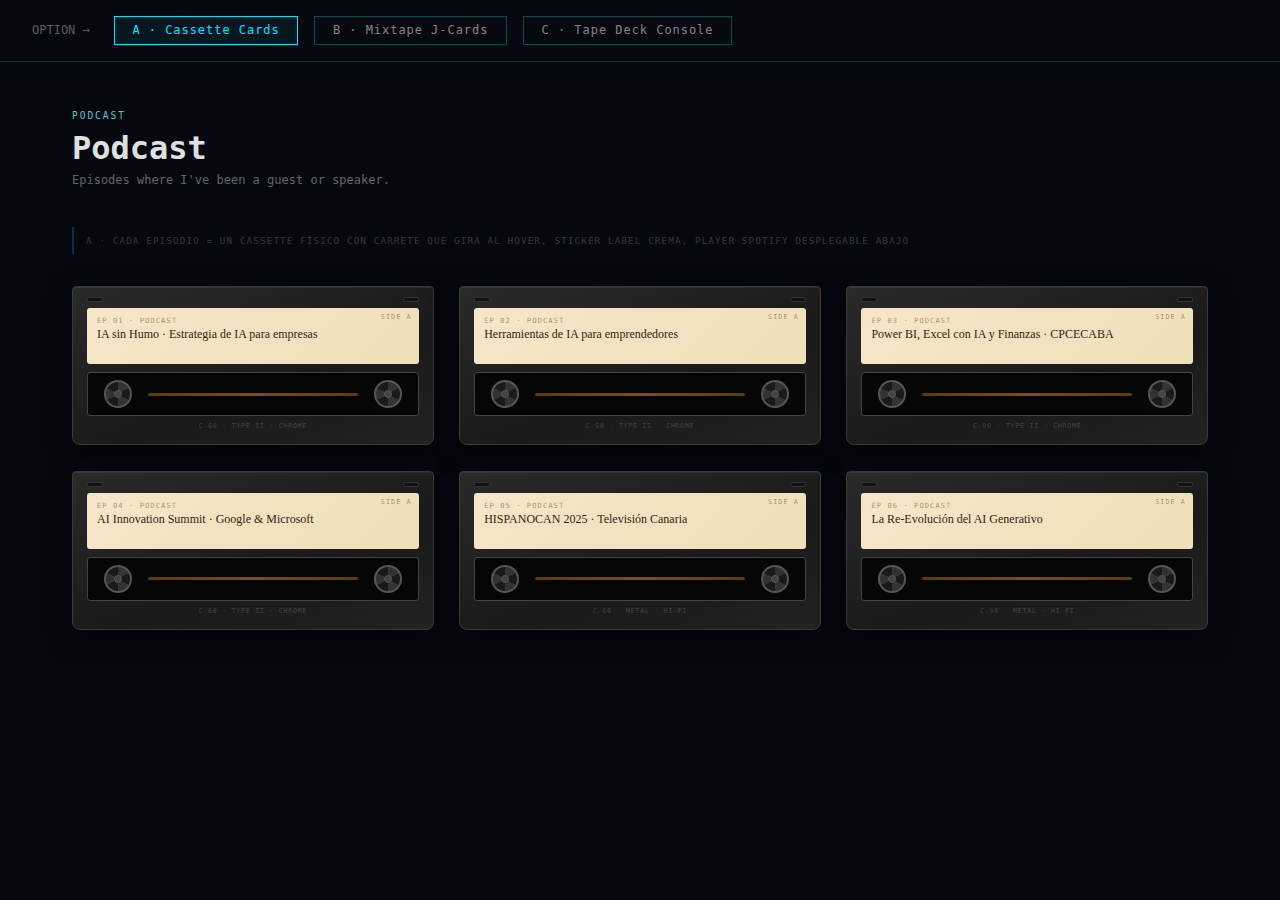
<file: podcast-static.html>
<!DOCTYPE html>
<html lang="en">
<head>
<meta charset="UTF-8">
<meta name="viewport" content="width=device-width, initial-scale=1.0">
<title>Podcast Options</title>
<style>
*, *::before, *::after { box-sizing: border-box; margin: 0; padding: 0; }
body { background: #060810; color: #e0e0e0; font-family: monospace; }

.selector { position: sticky; top: 0; z-index: 100; background: rgba(6,8,16,0.97); border-bottom: 1px solid rgba(0,229,255,0.2); padding: 1rem 2rem; display: flex; gap: 1rem; align-items: center; }
.selector span { color: rgba(255,255,255,0.35); font-size: 0.75rem; margin-right: 0.5rem; }
.opt-btn { padding: 0.4rem 1.1rem; border: 1px solid rgba(0,229,255,0.3); background: none; color: rgba(255,255,255,0.5); cursor: pointer; font-family: inherit; font-size: 0.75rem; letter-spacing: 0.08em; transition: all 0.2s; }
.opt-btn.active { border-color: #00e5ff; color: #00e5ff; background: rgba(0,229,255,0.07); }

.option { display: none; padding: 3rem 2rem; max-width: 1200px; margin: 0 auto; }
.option.visible { display: block; }
.slabel { font-size: 0.6rem; letter-spacing: 0.2em; text-transform: uppercase; color: #4ecdc4; margin-bottom: 0.5rem; }
h2 { font-size: 2rem; font-weight: 700; margin-bottom: 0.4rem; }
.sub { color: rgba(255,255,255,0.38); font-size: 0.75rem; margin-bottom: 2.5rem; }
.desc { font-size: 0.58rem; letter-spacing: 0.12em; color: rgba(255,255,255,0.2); text-transform: uppercase; margin-bottom: 2rem; padding: 0.5rem 0.75rem; border-left: 2px solid rgba(0,229,255,0.2); }

/* ── A: CASSETTE CARDS ── */
.cass-grid { display: grid; grid-template-columns: repeat(3, 1fr); gap: 1.6rem; }
.cass { background: linear-gradient(160deg,#2a2a2a,#1a1a1a 60%,#222); border: 1px solid #3a3a3a; border-radius: 4px 4px 8px 8px; padding: 10px 14px 14px; box-shadow: inset 0 1px 0 rgba(255,255,255,0.07), 0 8px 24px rgba(0,0,0,0.6); cursor: pointer; transition: transform .3s, box-shadow .3s; }
.cass:hover { transform: translateY(-5px); box-shadow: 0 18px 44px rgba(0,0,0,0.7); }
.notch { display: flex; justify-content: space-between; margin-bottom: 6px; }
.notch span { width: 16px; height: 5px; background: #111; border: 1px solid #333; border-radius: 2px; }
.label { background: linear-gradient(135deg,#f5e6c8,#ede0b8); border-radius: 3px; padding: 8px 10px 6px; margin-bottom: 8px; min-height: 56px; position: relative; }
.label::before { content: 'SIDE A'; position: absolute; top: 5px; right: 7px; font-size: 0.42rem; letter-spacing: 0.16em; color: rgba(80,40,0,0.45); }
.ep-num { font-size: 0.45rem; letter-spacing: 0.14em; color: rgba(100,60,10,0.5); margin-bottom: 2px; }
.ep-title { font-size: 0.75rem; color: #3a2010; line-height: 1.3; font-family: Georgia, serif; }
.reels { background: rgba(0,0,0,0.8); border: 1px solid #444; border-radius: 3px; padding: 7px 16px; display: flex; gap: 16px; align-items: center; justify-content: center; margin-bottom: 6px; }
.reel { width: 28px; height: 28px; border-radius: 50%; border: 2px solid #555; background: conic-gradient(#333 0deg 60deg, #1a1a1a 60deg 120deg, #333 120deg 180deg, #1a1a1a 180deg 240deg, #333 240deg 300deg, #1a1a1a 300deg 360deg); position: relative; transition: transform 1.5s linear; }
.cass:hover .reel { transform: rotate(180deg); }
.reel::after { content: ''; position: absolute; top: 50%; left: 50%; transform: translate(-50%,-50%); width: 8px; height: 8px; border-radius: 50%; background: #444; border: 1px solid #555; }
.tape-line { height: 3px; flex: 1; background: linear-gradient(90deg,#5a3a10,#7a5020,#5a3a10); border-radius: 2px; }
.cass-foot { font-size: 0.42rem; letter-spacing: 0.1em; color: rgba(255,255,255,0.18); text-align: center; }

/* ── B: J-CARDS ── */
.jboard { background: linear-gradient(135deg,#0a0c0f,#0d1018); border: 1px solid rgba(255,255,255,0.05); padding: 2.5rem 2rem; }
.jgrid { display: grid; grid-template-columns: repeat(auto-fill, minmax(180px, 1fr)); gap: 2rem 1.6rem; }
.jcard { background: #f0e8d5; transform: rotate(var(--r,0deg)); box-shadow: 3px 6px 20px rgba(0,0,0,0.65); cursor: pointer; transition: transform .3s cubic-bezier(.2,0,0,1.3), box-shadow .3s; position: relative; overflow: hidden; }
.jcard:nth-child(1){--r:-2.8deg} .jcard:nth-child(2){--r:1.9deg} .jcard:nth-child(3){--r:-1.3deg} .jcard:nth-child(4){--r:3.2deg} .jcard:nth-child(5){--r:-2.1deg} .jcard:nth-child(6){--r:1.5deg} .jcard:nth-child(7){--r:-3.5deg} .jcard:nth-child(8){--r:2.4deg} .jcard:nth-child(9){--r:-1.7deg}
.jcard:hover { transform: rotate(0deg) scale(1.06) translateY(-8px); box-shadow: 6px 22px 50px rgba(0,0,0,0.7); z-index: 10; }
.jband { height: 26px; background: var(--bc,#c94040); display: flex; align-items: center; padding: 0 10px; justify-content: space-between; }
.jcard:nth-child(1){--bc:#c94040} .jcard:nth-child(2){--bc:#3a7ebf} .jcard:nth-child(3){--bc:#2e9e5a} .jcard:nth-child(4){--bc:#b06020} .jcard:nth-child(5){--bc:#7040b0} .jcard:nth-child(6){--bc:#c94040} .jcard:nth-child(7){--bc:#3a7ebf} .jcard:nth-child(8){--bc:#2e9e5a} .jcard:nth-child(9){--bc:#b06020}
.jband span { font-size: 0.45rem; color: rgba(255,255,255,0.65); letter-spacing: 0.14em; }
.jreels { background: #1a1a1a; height: 54px; display: flex; align-items: center; justify-content: center; gap: 20px; position: relative; }
.jreels::before { content: ''; position: absolute; top: 50%; left: 50%; transform: translate(-50%,-50%); width: 28px; height: 4px; background: #4a3010; border-radius: 2px; }
.jreel { width: 26px; height: 26px; border-radius: 50%; border: 2px solid #444; background: conic-gradient(#2a2a2a 0deg 90deg,#222 90deg 180deg,#2a2a2a 180deg 270deg,#222 270deg 360deg); position: relative; z-index: 1; }
.jreel::after { content: ''; position: absolute; top: 50%; left: 50%; transform: translate(-50%,-50%); width: 7px; height: 7px; border-radius: 50%; background: #555; }
.jbody { padding: 10px 10px 14px; }
.jep { font-size: 0.44rem; letter-spacing: 0.14em; color: rgba(60,30,10,0.45); text-transform: uppercase; margin-bottom: 3px; }
.jtitle { font-size: 0.88rem; color: #2a1808; line-height: 1.25; font-family: cursive; font-weight: bold; }
.jlines { display: block; margin-top: 8px; background: repeating-linear-gradient(transparent,transparent 11px,rgba(0,0,0,0.07) 11px,rgba(0,0,0,0.07) 12px); height: 24px; }

/* ── C: TAPE DECK ── */
.deck { background: linear-gradient(180deg,#1e1e1e,#161616); border: 2px solid #2a2a2a; border-radius: 8px; box-shadow: inset 0 2px 0 rgba(255,255,255,0.06), 0 20px 60px rgba(0,0,0,0.7); overflow: hidden; }
.dtop { background: linear-gradient(180deg,#252525,#1e1e1e); border-bottom: 1px solid #333; padding: 10px 20px; display: flex; align-items: center; gap: 16px; }
.dbrand { font-size: 0.6rem; letter-spacing: 0.3em; color: rgba(255,200,50,0.6); }
.dmodel { font-size: 0.5rem; letter-spacing: 0.18em; color: rgba(255,255,255,0.18); }
.ddots { display: flex; gap: 6px; margin-left: auto; }
.ddot { width: 8px; height: 8px; border-radius: 50%; background: #333; border: 1px solid #444; }
.ddot.r { background: #c03030; border-color: #e04040; box-shadow: 0 0 6px rgba(200,40,40,0.5); }
.dwindow { margin: 14px 20px; background: rgba(0,0,0,0.7); border: 1px solid #333; border-radius: 4px; padding: 14px 18px; display: flex; align-items: center; gap: 20px; }
.dreel { width: 52px; height: 52px; flex-shrink: 0; border-radius: 50%; border: 3px solid #3a3a3a; background: conic-gradient(#2a2a2a 0deg 30deg,#1a1a1a 30deg 60deg,#2a2a2a 60deg 90deg,#1a1a1a 90deg 120deg,#2a2a2a 120deg 150deg,#1a1a1a 150deg 180deg,#2a2a2a 180deg 210deg,#1a1a1a 210deg 240deg,#2a2a2a 240deg 270deg,#1a1a1a 270deg 300deg,#2a2a2a 300deg 330deg,#1a1a1a 330deg 360deg); position: relative; animation: spin 4s linear infinite; }
.dreel::after { content:''; position:absolute; top:50%; left:50%; transform:translate(-50%,-50%); width:16px; height:16px; border-radius:50%; background:#2a2a2a; border:2px solid #444; }
@keyframes spin { to { transform: rotate(360deg); } }
.dpath { flex: 1; display: flex; flex-direction: column; gap: 8px; }
.dtape { height: 5px; background: linear-gradient(90deg,#5a3a10,#8a5828,#5a3a10); border-radius: 3px; }
.ddisp { font-size: 0.68rem; letter-spacing: 0.05em; color: rgba(255,200,50,0.8); text-align: center; line-height: 1.5; }
.ddisp small { font-size: 0.45rem; letter-spacing: 0.2em; color: rgba(255,200,50,0.38); display: block; }
.dvu { display: flex; gap: 3px; align-items: flex-end; height: 24px; padding: 0 20px 12px; }
.vbar { flex: 1; border-radius: 1px 1px 0 0; background: linear-gradient(180deg,#ff4444 0%,#ffaa00 40%,#44cc44 100%); animation: vb var(--d,.8s) ease-in-out infinite alternate; }
@keyframes vb { from{transform:scaleY(.25)} to{transform:scaleY(1)} }
.dctrl { display: flex; justify-content: center; gap: 10px; padding: 0 20px 14px; }
.dbtn { width: 36px; height: 36px; background: linear-gradient(180deg,#2e2e2e,#222); border: 1px solid #3a3a3a; border-radius: 4px; display: flex; align-items: center; justify-content: center; color: rgba(255,255,255,0.4); font-size: 0.9rem; cursor: pointer; box-shadow: inset 0 1px 0 rgba(255,255,255,0.05); }
.dbtn.play { background: linear-gradient(180deg,#2a3020,#1e2416); color: rgba(100,200,80,0.8); border-color: rgba(100,200,80,0.3); }
.dtracks { border-top: 1px solid #2a2a2a; }
.dtrack { display: flex; align-items: center; gap: 12px; padding: 9px 20px; border-bottom: 1px solid #1a1a1a; cursor: pointer; }
.dtrack:hover { background: rgba(255,200,50,0.04); }
.dtrack.on { background: rgba(255,200,50,0.07); }
.dtn { font-size: 0.48rem; color: rgba(255,200,50,0.35); width: 18px; flex-shrink: 0; }
.dtt { font-size: 0.65rem; color: rgba(255,255,255,0.45); flex: 1; line-height: 1.3; }
.dtrack:hover .dtt, .dtrack.on .dtt { color: rgba(255,200,50,0.85); }
.darr { font-size: 0.55rem; color: rgba(255,200,50,0.18); }
.dtrack:hover .darr, .dtrack.on .darr { color: rgba(255,200,50,0.6); }
</style>
</head>
<body>

<div class="selector">
  <span>OPTION →</span>
  <button class="opt-btn active" onclick="show('a')">A · Cassette Cards</button>
  <button class="opt-btn" onclick="show('b')">B · Mixtape J-Cards</button>
  <button class="opt-btn" onclick="show('c')">C · Tape Deck Console</button>
</div>

<!-- A -->
<div class="option visible" id="opt-a">
  <p class="slabel">Podcast</p><h2>Podcast</h2>
  <p class="sub">Episodes where I've been a guest or speaker.</p>
  <p class="desc">A · Cada episodio = un cassette físico con carrete que gira al hover, sticker label crema, player Spotify desplegable abajo</p>
  <div class="cass-grid">
    <div class="cass"><div class="notch"><span></span><span></span></div><div class="label"><p class="ep-num">EP 01 · PODCAST</p><p class="ep-title">IA sin Humo · Estrategia de IA para empresas</p></div><div class="reels"><div class="reel"></div><div class="tape-line"></div><div class="reel"></div></div><p class="cass-foot">C-60 · TYPE II · CHROME</p></div>
    <div class="cass"><div class="notch"><span></span><span></span></div><div class="label"><p class="ep-num">EP 02 · PODCAST</p><p class="ep-title">Herramientas de IA para emprendedores</p></div><div class="reels"><div class="reel"></div><div class="tape-line"></div><div class="reel"></div></div><p class="cass-foot">C-60 · TYPE II · CHROME</p></div>
    <div class="cass"><div class="notch"><span></span><span></span></div><div class="label"><p class="ep-num">EP 03 · PODCAST</p><p class="ep-title">Power BI, Excel con IA y Finanzas · CPCECABA</p></div><div class="reels"><div class="reel"></div><div class="tape-line"></div><div class="reel"></div></div><p class="cass-foot">C-90 · TYPE II · CHROME</p></div>
    <div class="cass"><div class="notch"><span></span><span></span></div><div class="label"><p class="ep-num">EP 04 · PODCAST</p><p class="ep-title">AI Innovation Summit · Google &amp; Microsoft</p></div><div class="reels"><div class="reel"></div><div class="tape-line"></div><div class="reel"></div></div><p class="cass-foot">C-60 · TYPE II · CHROME</p></div>
    <div class="cass"><div class="notch"><span></span><span></span></div><div class="label"><p class="ep-num">EP 05 · PODCAST</p><p class="ep-title">HISPANOCAN 2025 · Televisión Canaria</p></div><div class="reels"><div class="reel"></div><div class="tape-line"></div><div class="reel"></div></div><p class="cass-foot">C-60 · METAL · HI-FI</p></div>
    <div class="cass"><div class="notch"><span></span><span></span></div><div class="label"><p class="ep-num">EP 06 · PODCAST</p><p class="ep-title">La Re-Evolución del AI Generativo</p></div><div class="reels"><div class="reel"></div><div class="tape-line"></div><div class="reel"></div></div><p class="cass-foot">C-90 · METAL · HI-FI</p></div>
  </div>
</div>

<!-- B -->
<div class="option" id="opt-b">
  <p class="slabel">Podcast</p><h2>Podcast</h2>
  <p class="sub">Episodes where I've been a guest or speaker.</p>
  <p class="desc">B · Las J-Cards (tarjetas del interior de la caja), inclinadas como los polaroids. Banda de color por ep, carrete mini, título manuscrito. Click = abre player.</p>
  <div class="jboard">
    <div class="jgrid">
      <div class="jcard"><div class="jband"><span>SIDE A</span><span>C-60</span></div><div class="jreels"><div class="jreel"></div><div class="jreel"></div></div><div class="jbody"><p class="jep">EP 01</p><p class="jtitle">IA sin Humo · Estrategia IA para empresas</p><span class="jlines"></span></div></div>
      <div class="jcard"><div class="jband"><span>SIDE A</span><span>C-60</span></div><div class="jreels"><div class="jreel"></div><div class="jreel"></div></div><div class="jbody"><p class="jep">EP 02</p><p class="jtitle">Herramientas de IA para emprendedores</p><span class="jlines"></span></div></div>
      <div class="jcard"><div class="jband"><span>SIDE A</span><span>C-90</span></div><div class="jreels"><div class="jreel"></div><div class="jreel"></div></div><div class="jbody"><p class="jep">EP 03</p><p class="jtitle">Power BI, Excel con IA y Finanzas</p><span class="jlines"></span></div></div>
      <div class="jcard"><div class="jband"><span>SIDE B</span><span>C-60</span></div><div class="jreels"><div class="jreel"></div><div class="jreel"></div></div><div class="jbody"><p class="jep">EP 04</p><p class="jtitle">AI Innovation Summit</p><span class="jlines"></span></div></div>
      <div class="jcard"><div class="jband"><span>SIDE B</span><span>C-60</span></div><div class="jreels"><div class="jreel"></div><div class="jreel"></div></div><div class="jbody"><p class="jep">EP 05</p><p class="jtitle">HISPANOCAN 2025 · TV Canaria</p><span class="jlines"></span></div></div>
      <div class="jcard"><div class="jband"><span>SIDE B</span><span>C-90</span></div><div class="jreels"><div class="jreel"></div><div class="jreel"></div></div><div class="jbody"><p class="jep">EP 06</p><p class="jtitle">La Re-Evolución del AI Generativo</p><span class="jlines"></span></div></div>
      <div class="jcard"><div class="jband"><span>SIDE A</span><span>METAL</span></div><div class="jreels"><div class="jreel"></div><div class="jreel"></div></div><div class="jbody"><p class="jep">EP 07</p><p class="jtitle">Talento Tech · Negocios Digitales</p><span class="jlines"></span></div></div>
      <div class="jcard"><div class="jband"><span>SIDE A</span><span>METAL</span></div><div class="jreels"><div class="jreel"></div><div class="jreel"></div></div><div class="jbody"><p class="jep">EP 08</p><p class="jtitle">Tech Intensity · Transformación Digital</p><span class="jlines"></span></div></div>
      <div class="jcard"><div class="jband"><span>SIDE B</span><span>METAL</span></div><div class="jreels"><div class="jreel"></div><div class="jreel"></div></div><div class="jbody"><p class="jep">EP 09</p><p class="jtitle">El poder transformador de la innovación</p><span class="jlines"></span></div></div>
    </div>
  </div>
</div>

<!-- C -->
<div class="option" id="opt-c">
  <p class="slabel">Podcast</p><h2>Podcast</h2>
  <p class="sub">Episodes where I've been a guest or speaker.</p>
  <p class="desc">C · Una sola consola tape deck vintage: ruedas girando, VU meters, botones físicos, tracklist. Click en track = carga el player de Spotify.</p>
  <div class="deck">
    <div class="dtop">
      <span class="dbrand">ACATINCHO AUDIO</span>
      <span class="dmodel">MODEL PT-9000 · STEREO CASSETTE DECK</span>
      <div class="ddots"><div class="ddot r"></div><div class="ddot"></div><div class="ddot"></div></div>
    </div>
    <div class="dwindow">
      <div class="dreel"></div>
      <div class="dpath">
        <div class="dtape"></div>
        <div class="ddisp"><small>▶ NOW PLAYING</small>IA sin Humo · Estrategia de IA para empresas<br><small>EP 01 / 09</small></div>
        <div class="dtape"></div>
      </div>
      <div class="dreel"></div>
    </div>
    <div class="dvu" id="dvu"></div>
    <div class="dctrl">
      <div class="dbtn">⏮</div><div class="dbtn">⏪</div>
      <div class="dbtn play">▶</div>
      <div class="dbtn">⏩</div><div class="dbtn">⏹</div><div class="dbtn">⏏</div>
    </div>
    <div class="dtracks">
      <div class="dtrack on"><span class="dtn">01</span><span class="dtt">IA sin Humo · Estrategia de IA para empresas</span><span class="darr">▶</span></div>
      <div class="dtrack"><span class="dtn">02</span><span class="dtt">Herramientas de IA para emprendedores</span><span class="darr">▶</span></div>
      <div class="dtrack"><span class="dtn">03</span><span class="dtt">Power BI, Excel con IA y Finanzas · CPCECABA</span><span class="darr">▶</span></div>
      <div class="dtrack"><span class="dtn">04</span><span class="dtt">AI Innovation Summit · Google &amp; Microsoft</span><span class="darr">▶</span></div>
      <div class="dtrack"><span class="dtn">05</span><span class="dtt">HISPANOCAN 2025 · Televisión Canaria</span><span class="darr">▶</span></div>
      <div class="dtrack"><span class="dtn">06</span><span class="dtt">La Re-Evolución del AI Generativo</span><span class="darr">▶</span></div>
      <div class="dtrack"><span class="dtn">07</span><span class="dtt">Talento Tech · Negocios Digitales</span><span class="darr">▶</span></div>
      <div class="dtrack"><span class="dtn">08</span><span class="dtt">Tech Intensity · Transformación Digital</span><span class="darr">▶</span></div>
      <div class="dtrack"><span class="dtn">09</span><span class="dtt">El poder transformador de la innovación</span><span class="darr">▶</span></div>
    </div>
    <div class="deck-player-ph" style="padding:0 20px 20px;background:#070707;height:60px;display:flex;align-items:center;justify-content:center;color:rgba(255,200,50,0.25);font-size:0.58rem;letter-spacing:0.12em;">▶ CLICK TRACK TO LOAD SPOTIFY PLAYER</div>
  </div>
</div>

<script>
function show(id) {
  document.querySelectorAll('.option').forEach(e=>e.classList.remove('visible'))
  document.querySelectorAll('.opt-btn').forEach(e=>e.classList.remove('active'))
  document.getElementById('opt-'+id).classList.add('visible')
  document.querySelector('[onclick="show(\''+id+'\')"]').classList.add('active')
}
// VU bars
const vu = document.getElementById('dvu')
for(let i=0;i<28;i++){const b=document.createElement('div');b.className='vbar';b.style.setProperty('--d',(0.4+Math.random()*0.8)+'s');b.style.animationDelay=(i*0.03)+'s';vu.appendChild(b)}
// Deck track clicks
document.querySelectorAll('.dtrack').forEach(t=>{
  t.addEventListener('click',()=>{
    document.querySelectorAll('.dtrack').forEach(x=>x.classList.remove('on'))
    t.classList.add('on')
  })
})
</script>
</body>
</html>
</file>
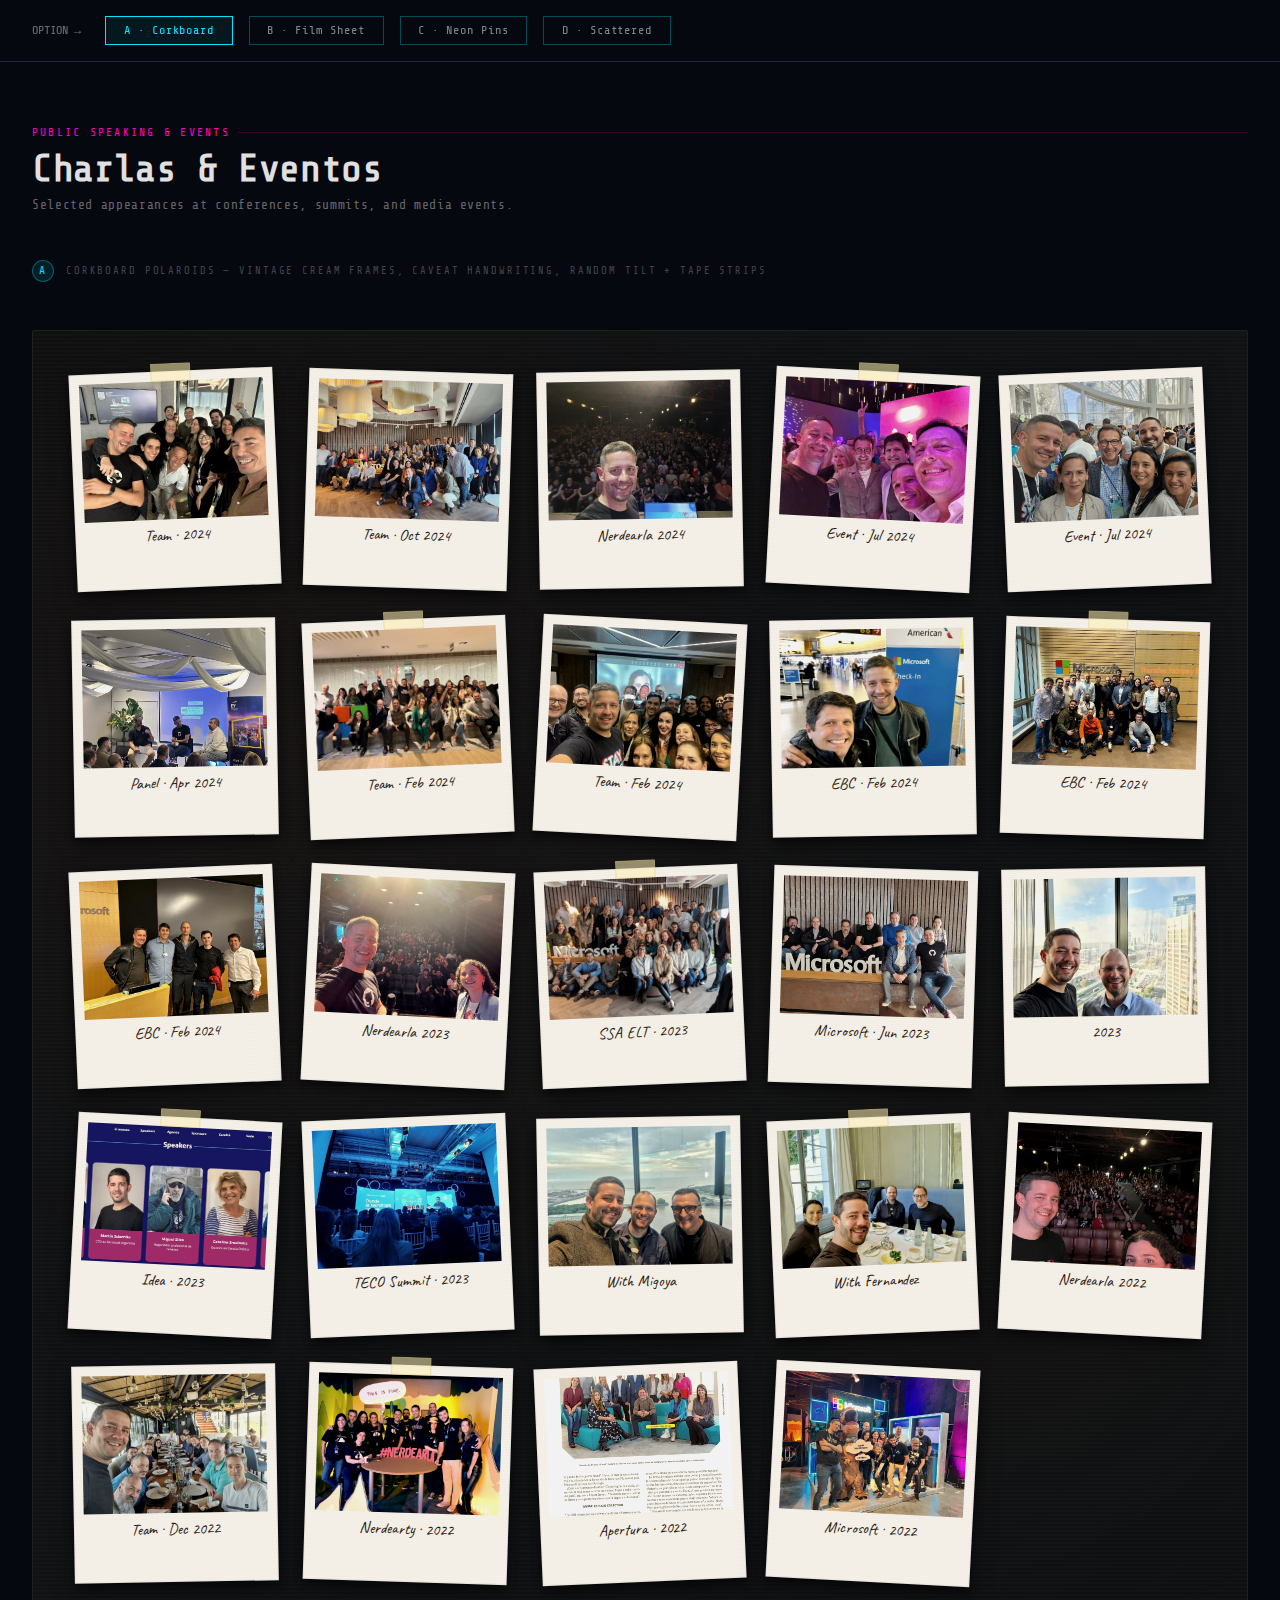
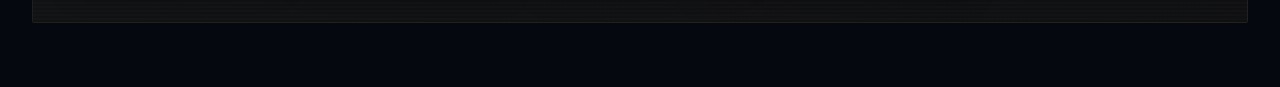
<file: speaking-options.html>
<!DOCTYPE html>
<html lang="en">
<head>
<meta charset="UTF-8">
<meta name="viewport" content="width=device-width, initial-scale=1.0">
<title>Speaking Section — Design Options</title>
<link rel="preconnect" href="https://fonts.googleapis.com">
<link href="https://fonts.googleapis.com/css2?family=Caveat:wght@400;600&family=Share+Tech+Mono&display=swap" rel="stylesheet">
<style>
  *, *::before, *::after { box-sizing: border-box; margin: 0; padding: 0; }
  body { background: #060810; color: #e0e0e0; font-family: 'Share Tech Mono', monospace; }

  .selector {
    position: sticky; top: 0; z-index: 100;
    background: rgba(6,8,16,0.95);
    backdrop-filter: blur(8px);
    border-bottom: 1px solid rgba(0,229,255,0.2);
    padding: 1rem 2rem;
    display: flex; gap: 1rem; align-items: center;
  }
  .selector span { color: rgba(255,255,255,0.4); font-size: 0.75rem; margin-right: 0.5rem; }
  .opt-btn {
    padding: 0.4rem 1.1rem; border: 1px solid rgba(0,229,255,0.3);
    background: none; color: rgba(255,255,255,0.5); cursor: pointer;
    font-family: inherit; font-size: 0.75rem; letter-spacing: 0.08em;
    transition: all 0.2s;
  }
  .opt-btn.active { border-color: #00e5ff; color: #00e5ff; background: rgba(0,229,255,0.07); }
  .opt-btn:hover { color: #fff; border-color: rgba(0,229,255,0.6); }

  .option { display: none; padding: 4rem 2rem; max-width: 1400px; margin: 0 auto; }
  .option.visible { display: block; }

  .section-label {
    font-size: 0.7rem; letter-spacing: 0.2em; color: #ff00c8;
    text-transform: uppercase; margin-bottom: 0.5rem;
    display: flex; align-items: center; gap: 0.5rem;
  }
  .section-label::after { content: ''; flex: 1; height: 1px; background: rgba(255,0,200,0.2); }
  h2 { font-size: clamp(1.6rem, 3vw, 2.4rem); margin-bottom: 0.5rem; letter-spacing: -0.01em; }
  .subtitle { color: rgba(255,255,255,0.4); font-size: 0.8rem; margin-bottom: 3rem; letter-spacing: 0.05em; }


  /* ─── OPTION A: CORKBOARD POLAROIDS ─────────────────────────────── */
  .cork-board {
    background:
      radial-gradient(circle at 20% 30%, rgba(80,50,30,0.15) 0%, transparent 50%),
      radial-gradient(circle at 80% 70%, rgba(60,40,20,0.1) 0%, transparent 50%),
      repeating-linear-gradient(
        0deg, transparent, transparent 2px,
        rgba(255,255,255,0.012) 2px, rgba(255,255,255,0.012) 4px
      ),
      linear-gradient(135deg, #0d0e10 0%, #101214 50%, #0d0f11 100%);
    border: 1px solid rgba(255,255,255,0.06);
    border-radius: 2px;
    padding: 2.5rem;
  }

  .polaroid-grid-a {
    display: grid;
    grid-template-columns: repeat(auto-fill, minmax(200px, 1fr));
    gap: 2rem 1.8rem;
  }

  .polaroid-a {
    background: #f5f0e8;
    padding: 10px 10px 42px 10px;
    box-shadow:
      0 4px 8px rgba(0,0,0,0.5),
      0 8px 24px rgba(0,0,0,0.35),
      inset 0 0 0 1px rgba(0,0,0,0.06);
    transform: rotate(var(--rot, 0deg));
    transition: transform 0.3s ease, box-shadow 0.3s ease;
    cursor: pointer;
    position: relative;
  }
  .polaroid-a::before {
    content: '';
    position: absolute;
    inset: 0;
    background: repeating-linear-gradient(
      transparent, transparent 1px,
      rgba(0,0,0,0.015) 1px, rgba(0,0,0,0.015) 2px
    );
    pointer-events: none;
  }
  .polaroid-a:nth-child(odd)  { --rot: -2.5deg; }
  .polaroid-a:nth-child(even) { --rot: 1.8deg; }
  .polaroid-a:nth-child(3n)   { --rot: -1deg; }
  .polaroid-a:nth-child(4n)   { --rot: 3deg; }
  .polaroid-a:hover {
    transform: rotate(0deg) scale(1.04) translateY(-6px);
    box-shadow: 0 16px 40px rgba(0,0,0,0.6), 0 4px 12px rgba(0,0,0,0.4);
    z-index: 10;
  }
  .polaroid-a img {
    width: 100%; aspect-ratio: 4/3; object-fit: cover; display: block;
    filter: sepia(0.18) contrast(1.05) brightness(0.95);
    transition: filter 0.3s ease;
  }
  .polaroid-a:hover img { filter: sepia(0) contrast(1.05) brightness(1); }
  .polaroid-a figcaption {
    font-family: 'Caveat', cursive;
    font-size: 1rem; color: #2a2010;
    text-align: center;
    padding-top: 6px;
    line-height: 1.3;
  }

  /* tape effect on some */
  .polaroid-a:nth-child(3n+1)::after {
    content: '';
    position: absolute; top: -8px; left: 50%; transform: translateX(-50%);
    width: 40px; height: 18px;
    background: rgba(255,240,180,0.55);
    border: 1px solid rgba(200,180,100,0.3);
    border-radius: 1px;
  }


  /* ─── OPTION B: FILM CONTACT SHEET ──────────────────────────────── */
  .film-wrap {
    background: #080808;
    border: 1px solid rgba(255,255,255,0.05);
    padding: 0;
    position: relative;
    overflow: hidden;
  }

  /* sprocket holes top/bottom */
  .film-sprocket {
    background: #080808;
    height: 28px;
    display: flex; align-items: center;
    padding: 0 4px;
    gap: 0;
    border-bottom: 1px solid #1a1a1a;
    overflow: hidden;
  }
  .film-sprocket.bottom { border-top: 1px solid #1a1a1a; border-bottom: none; }
  .sprocket-hole {
    width: 18px; height: 14px; flex-shrink: 0;
    background: #000;
    border: 1px solid #2a2a2a;
    border-radius: 2px;
    margin-right: 10px;
  }

  .film-strip-label {
    position: absolute; top: 5px; left: 50%; transform: translateX(-50%);
    font-size: 0.55rem; letter-spacing: 0.25em; color: rgba(255,200,0,0.4);
    white-space: nowrap;
  }

  .contact-inner {
    padding: 1.5rem 1rem;
    background: #0a0a0a;
  }

  .contact-grid {
    display: grid;
    grid-template-columns: repeat(auto-fill, minmax(180px, 1fr));
    gap: 3px;
  }

  .contact-frame {
    position: relative; cursor: pointer;
    background: #111;
    border: 1px solid #222;
    overflow: hidden;
  }
  .contact-frame::before {
    content: attr(data-frame);
    position: absolute; top: 4px; left: 6px;
    font-size: 0.55rem; color: rgba(255,200,0,0.5);
    letter-spacing: 0.1em; z-index: 5; font-family: 'Share Tech Mono', monospace;
  }
  .contact-frame img {
    width: 100%; aspect-ratio: 4/3; object-fit: cover; display: block;
    filter: grayscale(0.6) contrast(1.1) brightness(0.75) sepia(0.15);
    transition: filter 0.3s ease;
  }
  .contact-frame:hover img { filter: grayscale(0) contrast(1.1) brightness(1); }
  .contact-caption {
    padding: 4px 6px;
    font-size: 0.6rem; color: rgba(255,200,0,0.6);
    letter-spacing: 0.06em; text-transform: uppercase;
    background: #080808;
    border-top: 1px solid #1a1a1a;
  }
  .contact-frame:hover .contact-caption { color: rgba(255,200,0,0.9); }


  /* ─── OPTION C: NEON DARK POLAROIDS ─────────────────────────────── */
  .neon-board {
    background:
      radial-gradient(ellipse at 50% 0%, rgba(0,229,255,0.04) 0%, transparent 60%),
      linear-gradient(180deg, #080c14 0%, #060810 100%);
    border: 1px solid rgba(0,229,255,0.1);
    padding: 2.5rem;
    position: relative;
  }
  .neon-board::before {
    content: '';
    position: absolute; inset: 0;
    background: repeating-linear-gradient(
      transparent, transparent 39px,
      rgba(0,229,255,0.03) 39px, rgba(0,229,255,0.03) 40px
    );
    pointer-events: none;
  }

  .polaroid-grid-c {
    display: grid;
    grid-template-columns: repeat(auto-fill, minmax(210px, 1fr));
    gap: 2rem 1.6rem;
    position: relative; z-index: 1;
  }

  .polaroid-c {
    background: #0e1118;
    border: 1px solid rgba(0,229,255,0.15);
    padding: 8px 8px 44px 8px;
    box-shadow:
      0 4px 12px rgba(0,0,0,0.6),
      0 0 0 1px rgba(0,229,255,0.05);
    transform: rotate(var(--rot-c, 0deg));
    transition: transform 0.35s ease, box-shadow 0.35s ease, border-color 0.35s ease;
    cursor: pointer;
    position: relative;
  }
  .polaroid-c:nth-child(odd)  { --rot-c: -1.8deg; }
  .polaroid-c:nth-child(even) { --rot-c: 1.5deg; }
  .polaroid-c:nth-child(3n)   { --rot-c: -0.7deg; }
  .polaroid-c:nth-child(4n)   { --rot-c: 2.3deg; }
  .polaroid-c:hover {
    transform: rotate(0deg) scale(1.05) translateY(-8px);
    border-color: rgba(0,229,255,0.5);
    box-shadow:
      0 20px 50px rgba(0,0,0,0.7),
      0 0 20px rgba(0,229,255,0.12),
      0 0 0 1px rgba(0,229,255,0.3);
    z-index: 10;
  }
  .polaroid-c img {
    width: 100%; aspect-ratio: 4/3; object-fit: cover; display: block;
    filter: brightness(0.8) saturate(0.6) contrast(1.08);
    transition: filter 0.35s ease;
  }
  .polaroid-c:hover img { filter: brightness(1) saturate(1.1) contrast(1.05); }
  .polaroid-c figcaption {
    font-family: 'Share Tech Mono', monospace;
    font-size: 0.68rem; color: rgba(0,229,255,0.6);
    letter-spacing: 0.1em; text-transform: uppercase;
    text-align: center; padding-top: 8px;
    transition: color 0.3s;
  }
  .polaroid-c:hover figcaption { color: #00e5ff; }
  /* pin */
  .polaroid-c::before {
    content: '';
    position: absolute; top: -6px; left: 50%; transform: translateX(-50%);
    width: 10px; height: 10px;
    background: radial-gradient(circle at 35% 35%, #666, #222);
    border-radius: 50%;
    box-shadow: 0 1px 3px rgba(0,0,0,0.7), 0 0 4px rgba(0,229,255,0.2);
  }


  /* ─── OPTION D: SCATTERED TABLE ─────────────────────────────────── */
  .table-board {
    background:
      linear-gradient(135deg, #0a0c0f 0%, #0c0f14 100%);
    border: 1px solid rgba(255,255,255,0.05);
    padding: 2.5rem;
    min-height: 600px;
    position: relative;
  }

  .scattered-grid {
    display: grid;
    grid-template-columns: repeat(auto-fill, minmax(200px, 1fr));
    gap: 1.5rem 1.2rem;
  }

  .polaroid-d {
    background: #f2ede4;
    padding: 9px 9px 46px 9px;
    transform: rotate(var(--rot-d, 0deg)) translateY(var(--ty-d, 0px));
    box-shadow: 3px 6px 18px rgba(0,0,0,0.6), 0 1px 3px rgba(0,0,0,0.4);
    transition: transform 0.3s cubic-bezier(0.2,0,0,1.3), box-shadow 0.3s ease;
    cursor: pointer; position: relative;
  }
  .polaroid-d:nth-child(1)  { --rot-d:-3.5deg; --ty-d:4px; }
  .polaroid-d:nth-child(2)  { --rot-d:2deg;    --ty-d:-2px; }
  .polaroid-d:nth-child(3)  { --rot-d:-1.2deg; --ty-d:6px; }
  .polaroid-d:nth-child(4)  { --rot-d:3.8deg;  --ty-d:-4px; }
  .polaroid-d:nth-child(5)  { --rot-d:-2.7deg; --ty-d:2px; }
  .polaroid-d:nth-child(6)  { --rot-d:1.5deg;  --ty-d:-6px; }
  .polaroid-d:nth-child(7)  { --rot-d:-4deg;   --ty-d:3px; }
  .polaroid-d:nth-child(8)  { --rot-d:2.2deg;  --ty-d:-1px; }
  .polaroid-d:nth-child(9)  { --rot-d:-1.8deg; --ty-d:5px; }
  .polaroid-d:nth-child(10) { --rot-d:3.2deg;  --ty-d:-3px; }
  .polaroid-d:nth-child(11) { --rot-d:-2deg;   --ty-d:4px; }
  .polaroid-d:nth-child(12) { --rot-d:1deg;    --ty-d:-5px; }
  .polaroid-d:nth-child(n+13) { --rot-d:calc((var(--i,0) - 2) * 1.5deg); --ty-d:0px; }
  .polaroid-d:hover {
    transform: rotate(0deg) scale(1.06) translateY(-10px);
    box-shadow: 6px 20px 50px rgba(0,0,0,0.7), 0 4px 12px rgba(0,0,0,0.5);
    z-index: 20;
  }
  /* aged paper grain */
  .polaroid-d::after {
    content: '';
    position: absolute; inset: 0;
    background-image: url("data:image/svg+xml,%3Csvg xmlns='http://www.w3.org/2000/svg' width='200' height='200'%3E%3Cfilter id='n'%3E%3CfeTurbulence type='fractalNoise' baseFrequency='0.9' numOctaves='4' stitchTiles='stitch'/%3E%3CfeColorMatrix type='saturate' values='0'/%3E%3C/filter%3E%3Crect width='200' height='200' filter='url(%23n)' opacity='0.04'/%3E%3C/svg%3E");
    pointer-events: none; border-radius: 1px;
  }
  .polaroid-d img {
    width: 100%; aspect-ratio: 4/3; object-fit: cover; display: block;
    filter: sepia(0.25) contrast(1.08) brightness(0.88) saturate(0.85);
    transition: filter 0.3s ease;
  }
  .polaroid-d:hover img { filter: sepia(0) contrast(1.05) brightness(1) saturate(1); }
  .polaroid-d figcaption {
    font-family: 'Caveat', cursive;
    font-size: 1.05rem; font-weight: 600;
    color: #3a2a18; text-align: center;
    padding-top: 5px; line-height: 1.2;
  }
  /* corner fold */
  .polaroid-d::before {
    content: '';
    position: absolute; bottom: 0; right: 0;
    width: 0; height: 0;
    border-style: solid;
    border-width: 0 0 14px 14px;
    border-color: transparent transparent rgba(0,0,0,0.12) transparent;
  }

  /* ─── nav labels ───── */
  .option-title {
    font-size: 0.65rem; letter-spacing: 0.18em; text-transform: uppercase;
    color: rgba(255,255,255,0.25); margin-bottom: 3rem;
    display: flex; align-items: center; gap: 0.75rem;
  }
  .option-title::before {
    content: attr(data-letter);
    width: 22px; height: 22px; border-radius: 50%;
    background: rgba(0,229,255,0.1); border: 1px solid rgba(0,229,255,0.3);
    color: #00e5ff; font-size: 0.7rem;
    display: flex; align-items: center; justify-content: center;
  }
</style>
</head>
<body>

<div class="selector">
  <span>OPTION →</span>
  <button class="opt-btn active" onclick="show('a')">A · Corkboard</button>
  <button class="opt-btn" onclick="show('b')">B · Film Sheet</button>
  <button class="opt-btn" onclick="show('c')">C · Neon Pins</button>
  <button class="opt-btn" onclick="show('d')">D · Scattered</button>
</div>

<!-- PHOTOS list (shared) -->
<script>
const PHOTOS = [
  ['bio-2.jpg',              'Team · 2024'],
  ['bio-team-oct24.jpg',     'Team · Oct 2024'],
  ['Nerdearla 2024.jpg',     'Nerdearla 2024'],
  ['bio-event-jul24b.jpg',   'Event · Jul 2024'],
  ['bio-event-jul24a.jpg',   'Event · Jul 2024'],
  ['bio-panel-apr24.jpg',    'Panel · Apr 2024'],
  ['bio-eou0.jpg',           'Team · Feb 2024'],
  ['bio-euo2.jpg',           'Team · Feb 2024'],
  ['bio-ebc1.jpg',           'EBC · Feb 2024'],
  ['bio-ebc4.jpg',           'EBC · Feb 2024'],
  ['bio-ebc8.jpg',           'EBC · Feb 2024'],
  ['Nerdearla 2023.jpg',     'Nerdearla 2023'],
  ['bio-ssa-elt.jpg',        'SSA ELT · 2023'],
  ['bio-ms-github-jun23.jpg','Microsoft · Jun 2023'],
  ['bio-1.jpg',              '2023'],
  ['bio-idea1.jpg',          'Idea · 2023'],
  ['TECO Summit.jpeg',       'TECO Summit · 2023'],
  ['Migoya.jpg',             'With Migoya'],
  ['Fernandez.jpg',          'With Fernandez'],
  ['Nerdearla 2022.jpg',     'Nerdearla 2022'],
  ['bio-team-lunch-dec22.jpg','Team · Dec 2022'],
  ['bio-nerdearty.jpg',      'Nerdearty · 2022'],
  ['bio-apertura2.jpg',      'Apertura · 2022'],
  ['bio-3.jpg',              'Microsoft · 2022'],
]
</script>

<!-- ═══ OPTION A ═══════════════════════════════════ -->
<div class="option visible" id="opt-a">
  <div class="section-label">Public Speaking &amp; Events</div>
  <h2>Charlas &amp; Eventos</h2>
  <p class="subtitle">Selected appearances at conferences, summits, and media events.</p>
  <div class="option-title" data-letter="A">Corkboard Polaroids — vintage cream frames, Caveat handwriting, random tilt + tape strips</div>
  <div class="cork-board">
    <div class="polaroid-grid-a" id="grid-a"></div>
  </div>
</div>

<!-- ═══ OPTION B ═══════════════════════════════════ -->
<div class="option" id="opt-b">
  <div class="section-label">Public Speaking &amp; Events</div>
  <h2>Charlas &amp; Eventos</h2>
  <p class="subtitle">Selected appearances at conferences, summits, and media events.</p>
  <div class="option-title" data-letter="B">Film Contact Sheet — black, sprocket holes, amber frame numbers, grayscale photos</div>
  <div class="film-wrap">
    <div class="film-sprocket" id="sp-top">
      <span class="film-strip-label">KODAK · TX400 · 135-36 · ©MARTINSCIARRILLO</span>
    </div>
    <div class="contact-inner">
      <div class="contact-grid" id="grid-b"></div>
    </div>
    <div class="film-sprocket bottom" id="sp-bot"></div>
  </div>
</div>

<!-- ═══ OPTION C ═══════════════════════════════════ -->
<div class="option" id="opt-c">
  <div class="section-label">Public Speaking &amp; Events</div>
  <h2>Charlas &amp; Eventos</h2>
  <p class="subtitle">Selected appearances at conferences, summits, and media events.</p>
  <div class="option-title" data-letter="C">Neon Pins — dark polaroid frame, teal glow on hover, metallic pin, grid lines background</div>
  <div class="neon-board">
    <div class="polaroid-grid-c" id="grid-c"></div>
  </div>
</div>

<!-- ═══ OPTION D ═══════════════════════════════════ -->
<div class="option" id="opt-d">
  <div class="section-label">Public Speaking &amp; Events</div>
  <h2>Charlas &amp; Eventos</h2>
  <p class="subtitle">Selected appearances at conferences, summits, and media events.</p>
  <div class="option-title" data-letter="D">Scattered Table — cream polaroids, per-item specific tilts, Caveat font, corner fold, aged paper texture</div>
  <div class="table-board">
    <div class="scattered-grid" id="grid-d"></div>
  </div>
</div>

<script>
// ── Build grids ──────────────────────────────────────────
const gridA = document.getElementById('grid-a')
const gridB = document.getElementById('grid-b')
const gridC = document.getElementById('grid-c')
const gridD = document.getElementById('grid-d')
const spTop = document.getElementById('sp-top')
const spBot = document.getElementById('sp-bot')

// sprocket holes
for (let i = 0; i < 80; i++) {
  spTop.insertAdjacentHTML('beforeend', '<div class="sprocket-hole"></div>')
  spBot.insertAdjacentHTML('beforeend', '<div class="sprocket-hole"></div>')
}

PHOTOS.forEach(([src, cap], i) => {
  // A
  gridA.insertAdjacentHTML('beforeend', `
    <figure class="polaroid-a">
      <img src="${src}" alt="${cap}" loading="lazy" onerror="this.style.background='#ccc8be';this.style.aspectRatio='4/3';this.removeAttribute('src')">
      <figcaption>${cap}</figcaption>
    </figure>`)

  // B
  gridB.insertAdjacentHTML('beforeend', `
    <figure class="contact-frame" data-frame="${String(i+1).padStart(2,'0')}A">
      <img src="${src}" alt="${cap}" loading="lazy" onerror="this.style.background='#111';this.style.aspectRatio='4/3';this.removeAttribute('src')">
      <div class="contact-caption">${cap}</div>
    </figure>`)

  // C
  gridC.insertAdjacentHTML('beforeend', `
    <figure class="polaroid-c">
      <img src="${src}" alt="${cap}" loading="lazy" onerror="this.style.background='#0e1118';this.style.aspectRatio='4/3';this.removeAttribute('src')">
      <figcaption>${cap}</figcaption>
    </figure>`)

  // D
  gridD.insertAdjacentHTML('beforeend', `
    <figure class="polaroid-d">
      <img src="${src}" alt="${cap}" loading="lazy" onerror="this.style.background='#d4cfc6';this.style.aspectRatio='4/3';this.removeAttribute('src')">
      <figcaption>${cap}</figcaption>
    </figure>`)
})

// ── Tab switch ───────────────────────────────────────────
function show(id) {
  document.querySelectorAll('.option').forEach(el => el.classList.remove('visible'))
  document.querySelectorAll('.opt-btn').forEach(el => el.classList.remove('active'))
  document.getElementById('opt-' + id).classList.add('visible')
  document.querySelector(`[onclick="show('${id}')"]`).classList.add('active')
}
</script>
</body>
</html>
</file>
<file: style.css>
/* ============================================================
   DESIGN TOKENS — RETRO CYBERPUNK
   ============================================================ */
:root {
  --color-bg:         #080808;
  --color-surface:    #0d0d0d;
  --color-surface-2:  #131313;
  --color-border:     #1a1a2e;
  --color-cyan:       #00e5ff;
  --color-magenta:    #ff00c8;
  --color-green:      #00ff41;
  --color-text:       #e0e0e0;
  --color-text-muted: #666680;

  --glow-cyan:    0 0 8px #00e5ff, 0 0 20px rgba(0,229,255,0.4);
  --glow-magenta: 0 0 8px #ff00c8, 0 0 20px rgba(255,0,200,0.4);
  --glow-green:   0 0 6px #00ff41, 0 0 14px rgba(0,255,65,0.3);

  --font-body: 'Inter', system-ui, sans-serif;
  --font-mono: 'JetBrains Mono', 'Fira Code', 'Courier New', monospace;

  --container-max: 1100px;
  --radius:        4px;

  --transition:      200ms ease;
  --transition-slow: 400ms ease;
}

/* ============================================================
   RESET & BASE
   ============================================================ */
*, *::before, *::after {
  box-sizing: border-box;
  margin: 0;
  padding: 0;
}

html { scroll-behavior: smooth; }

body {
  background-color: var(--color-bg);
  color: var(--color-text);
  font-family: var(--font-body);
  font-size: 1rem;
  line-height: 1.7;
  -webkit-font-smoothing: antialiased;
  background-image: repeating-linear-gradient(
    0deg,
    transparent,
    transparent 2px,
    rgba(0,0,0,0.08) 2px,
    rgba(0,0,0,0.08) 4px
  );
}

img { max-width: 100%; height: auto; display: block; }

a { color: var(--color-cyan); text-decoration: none; transition: color var(--transition); }
a:hover { color: #fff; }

ul { list-style: none; }

.container {
  max-width: var(--container-max);
  margin-inline: auto;
  padding-inline: 1.5rem;
}

/* ============================================================
   STICKY HEADER & NAV
   ============================================================ */
.site-header {
  position: sticky;
  top: 0;
  z-index: 100;
  background: rgba(8, 8, 8, 0.92);
  backdrop-filter: blur(10px);
}

#nav-interference {
  position: absolute;
  inset: 0;
  width: 100%;
  height: 100%;
  pointer-events: none;
  z-index: 0;
  opacity: 0.6;
  image-rendering: pixelated;
}

#footer-noise {
  position: absolute;
  inset: 0;
  width: 100%;
  height: 100%;
  pointer-events: none;
  z-index: 0;
  opacity: 0.35;
  mix-blend-mode: screen;
  image-rendering: pixelated;
}


/* shimmer border — bright spot travels left → right on the bottom line */
.site-header::after {
  content: '';
  position: absolute;
  bottom: 0;
  left: 0;
  right: 0;
  height: 1px;
  background: linear-gradient(90deg,
    rgba(0,229,255,0.25) 0%,
    rgba(0,229,255,0.9)  35%,
    rgba(255,0,222,0.85) 50%,
    rgba(0,229,255,0.9)  65%,
    rgba(0,229,255,0.25) 100%
  );
  background-size: 200% 100%;
  animation: nav-shimmer 3s linear infinite;
  pointer-events: none;
  z-index: 2;
}


@keyframes nav-shimmer {
  0%   { background-position: 100% 0; }
  100% { background-position: -100% 0; }
}

.nav {
  display: flex;
  align-items: center;
  justify-content: space-between;
  height: 56px;
  position: relative;
  z-index: 1;
}

.nav__logo {
  font-family: var(--font-mono);
  font-weight: 700;
  font-size: 1.45rem;
  color: var(--color-cyan);
  letter-spacing: 0.1em;
  text-shadow: var(--glow-cyan);
}

.nav__logo::after {
  content: '_';
  animation: blink 1s step-end infinite;
  color: var(--color-cyan);
}

.nav__logo:hover { color: var(--color-cyan); text-decoration: none; }

.nav__menu { display: flex; gap: 2rem; }

.nav__menu a {
  font-family: var(--font-mono);
  font-size: 0.8125rem;
  color: var(--color-text-muted);
  text-transform: uppercase;
  letter-spacing: 0.08em;
  transition: color var(--transition), text-shadow var(--transition);
}

.nav__menu a::before {
  content: '> ';
  color: var(--color-cyan);
  opacity: 0;
  transition: opacity var(--transition);
}

.nav__menu a:hover,
.nav__menu a.is-active {
  color: var(--color-cyan);
  text-shadow: var(--glow-cyan);
  animation: nav-glitch 2s steps(1) infinite;
}

@keyframes nav-glitch {
  0%, 89%, 100% { transform: none; text-shadow: var(--glow-cyan); }
  90% { transform: skewX(-4deg) translateX(2px);  text-shadow: -2px 0 var(--color-magenta), 2px 0 var(--color-cyan); }
  91% { transform: skewX(3deg)  translateX(-1.5px); text-shadow: 2px 0 var(--color-magenta), -2px 0 var(--color-cyan); }
  92% { transform: none;        text-shadow: var(--glow-cyan); }
  94% { transform: translateX(1.5px) scaleX(1.01); text-shadow: -1px 0 var(--color-magenta), 1px 0 var(--color-green); }
  95% { transform: none;        text-shadow: var(--glow-cyan); }
}

.nav__menu a:hover::before,
.nav__menu a.is-active::before { opacity: 1; }

.nav__toggle {
  display: none;
  flex-direction: column;
  gap: 5px;
  background: none;
  border: none;
  cursor: pointer;
  padding: 0.5rem;
}

.nav__toggle span {
  display: block;
  width: 22px;
  height: 2px;
  background: var(--color-cyan);
  box-shadow: var(--glow-cyan);
  transition: transform var(--transition), opacity var(--transition);
}

/* ============================================================
   HERO
   ============================================================ */
.hero {
  min-height: calc(100vh - 56px);
  display: flex;
  align-items: center;
  position: relative;
  overflow: hidden;
  border-bottom: 1px solid rgba(0,229,255,0.2);
}

#hero-particles {
  position: fixed;
  inset: 0;
  width: 100%;
  height: 100%;
  pointer-events: none;
  z-index: 2;
  mix-blend-mode: screen;
  opacity: 0.65;
}

.hero::before {
  content: '';
  position: absolute;
  inset: 0;
  background-image:
    linear-gradient(rgba(0,229,255,0.07) 1px, transparent 1px),
    linear-gradient(90deg, rgba(0,229,255,0.07) 1px, transparent 1px);
  background-size: 40px 40px;
  mask-image: radial-gradient(ellipse at 50% 0%, black 30%, transparent 80%);
  -webkit-mask-image: radial-gradient(ellipse at 50% 0%, black 30%, transparent 80%);
  pointer-events: none;
}

.hero::after {
  content: '';
  position: absolute;
  top: -100px;
  left: -100px;
  width: 500px;
  height: 500px;
  background: radial-gradient(circle, rgba(0,229,255,0.08) 0%, transparent 65%);
  pointer-events: none;
}

.hero__inner {
  display: grid;
  grid-template-columns: 1fr auto;
  gap: 4rem;
  align-items: center;
  padding-block: 5rem;
  position: relative;
  z-index: 1;
}

.hero__eyebrow {
  font-family: var(--font-mono);
  color: var(--color-green);
  font-size: 0.75rem;
  text-transform: uppercase;
  letter-spacing: 0.15em;
  margin-bottom: 1.75rem;
  text-shadow: var(--glow-green);
}
.hero__eyebrow::before { content: '> '; }

.hero__name {
  font-size: clamp(2.5rem, 6vw, 3.75rem);
  font-weight: 700;
  letter-spacing: -0.02em;
  line-height: 1.05;
  margin-bottom: 1.75rem;
  background: linear-gradient(105deg, #ffffff 0%, #00e5ff 48%, #ff00de 100%);
  -webkit-background-clip: text;
  -webkit-text-fill-color: transparent;
  background-clip: text;
  animation: glitch 4s infinite;
}

.hero__tagline {
  color: var(--color-text-muted);
  font-family: var(--font-mono);
  font-size: 0.875rem;
  line-height: 1.7;
  max-width: 48ch;
  margin-bottom: 2.5rem;
  border-left: 2px solid var(--color-magenta);
  padding-left: 1rem;
}

.hero__badges { display: flex; gap: 0.4rem; flex-wrap: nowrap; }

.badge {
  display: inline-flex;
  align-items: center;
  gap: 0.3rem;
  background: transparent;
  border: 1px solid rgba(0,229,255,0.4);
  color: var(--color-cyan);
  padding: 0.3rem 0.55rem;
  font-family: var(--font-mono);
  font-size: 0.68rem;
  font-weight: 500;
  text-transform: uppercase;
  letter-spacing: 0.04em;
  white-space: nowrap;
  transition: all var(--transition);
  clip-path: polygon(6px 0%, 100% 0%, calc(100% - 6px) 100%, 0% 100%);
}

.badge:hover {
  background: rgba(0,229,255,0.1);
  border-color: var(--color-cyan);
  box-shadow: var(--glow-cyan);
  color: #fff;
  text-decoration: none;
}

/* ---- PROFILE PHOTO ---- */
.hero__photo-wrap {
  position: relative;
  flex-shrink: 0;
}

.hero__photo {
  width: 420px;
  height: 420px;
  object-fit: cover;
  object-position: center top;
  display: block;
  position: relative;
  z-index: 1;
  clip-path: polygon(12px 0%, 100% 0%, calc(100% - 12px) 100%, 0% 100%);
  filter: saturate(1.1) contrast(1.05);
}

.hero__photo-wrap::before {
  content: '';
  position: absolute;
  inset: -3px;
  background: linear-gradient(135deg, var(--color-cyan), var(--color-magenta), var(--color-cyan));
  clip-path: polygon(12px 0%, 100% 0%, calc(100% - 12px) 100%, 0% 100%);
  z-index: 0;
  animation: borderRotate 4s linear infinite;
}

.hero__photo-wrap::after {
  content: '';
  position: absolute;
  inset: 4px;
  border: 1px solid rgba(0,229,255,0.3);
  clip-path: polygon(12px 0%, 100% 0%, calc(100% - 12px) 100%, 0% 100%);
  z-index: 2;
  pointer-events: none;
}

/* ---- PROFILE GLITCH VIDEO OVERLAY ---- */
.hero__glitch-video {
  position: absolute;
  inset: 0;
  width: 100%;
  height: 100%;
  object-fit: cover;
  object-position: center top;
  clip-path: polygon(12px 0%, 100% 0%, calc(100% - 12px) 100%, 0% 100%);
  z-index: 2;
  opacity: 0;
  transition: opacity 0.15s ease;
  pointer-events: none;
}
.hero__photo-wrap:hover .hero__glitch-video {
  opacity: 1;
}
@media (prefers-reduced-motion: reduce) {
  .hero__glitch-video { display: none; }
}

.hero__photo-scan {
  position: absolute;
  inset: 0;
  z-index: 3;
  background: repeating-linear-gradient(
    0deg,
    transparent,
    transparent 3px,
    rgba(0,0,0,0.12) 3px,
    rgba(0,0,0,0.12) 4px
  );
  clip-path: polygon(12px 0%, 100% 0%, calc(100% - 12px) 100%, 0% 100%);
  pointer-events: none;
}

/* ============================================================
   SECTION SHARED
   ============================================================ */
.section { padding-block: 5rem; }

.section__title {
  font-family: var(--font-mono);
  font-size: 1.375rem;
  font-weight: 700;
  letter-spacing: 0.05em;
  text-transform: uppercase;
  margin-bottom: 1rem;
  color: var(--color-cyan);
  text-shadow: var(--glow-cyan);
  padding-bottom: 1rem;
  position: relative;
}
.section__title::before {
  content: '>_ ';
  color: var(--color-magenta);
  text-shadow: var(--glow-magenta);
  display: inline-block;
  width: 3ch;
  animation: prompt-blink 1s step-end infinite;
}
.section__title::after {
  content: '';
  position: absolute;
  bottom: 0;
  left: 0;
  width: 100%;
  height: 1px;
  background: linear-gradient(90deg, var(--color-cyan), transparent);
}

/* per-section glitch — only the text span, not ::before prompt or ::after underline */
.about           .section__title > span { animation: glitch-about    3s infinite; }
.speaking        .section__title > span { animation: glitch-speaking 3s 0.4s infinite; }
.news            .section__title > span { animation: glitch-news     3s 0.8s infinite; }
.podcast-section .section__title > span { animation: glitch-podcast  3s 1.6s infinite; }
.contact-section .section__title > span { animation: glitch-contact  3s 2.0s infinite; }

.section__subtitle {
  font-family: var(--font-mono);
  color: var(--color-text-muted);
  font-size: 0.875rem;
  margin-bottom: 3rem;
  max-width: 58ch;
}

/* ============================================================
   ABOUT
   ============================================================ */
.about {
  position: relative;
  z-index: 1;
  background: var(--color-surface);
  border-top: 1px solid rgba(0,229,255,0.1);
  border-bottom: 1px solid rgba(0,229,255,0.1);
}

#about-noise {
  position: absolute;
  inset: 0;
  width: 100%;
  height: 100%;
  pointer-events: none;
  z-index: 4;
  image-rendering: pixelated;
  mix-blend-mode: screen;
  opacity: 0.5;
}

.about__grid {
  display: block;
}

.about__bio p { color: var(--color-text-muted); font-size: 1rem; line-height: 1.8; }
.about__bio p + p { margin-top: 1rem; }
.about__bio strong {
  background: linear-gradient(105deg, #ffffff, #00e5ff);
  -webkit-background-clip: text;
  -webkit-text-fill-color: transparent;
  background-clip: text;
  font-weight: 600;
}
.about__bio .hl-m  { color: var(--color-magenta); font-weight: 600; }
.about__bio .hl-grad {
  background: linear-gradient(105deg, #00e5ff, #ff00de);
  -webkit-background-clip: text;
  -webkit-text-fill-color: transparent;
  background-clip: text;
  font-weight: 700;
}

/* ── Monitor Cyber frame (About Me) ── */
.monitor-cyber {
  width: 100%;
  border-radius: 18px 18px 10px 10px;
  background: linear-gradient(175deg, #1c1c2e 0%, #0e0e1c 50%, #0a0a16 100%);
  box-shadow:
    0 0 80px rgba(0,229,255,0.07),
    0 40px 100px rgba(0,0,0,0.95),
    inset 0 1px 0 rgba(255,255,255,0.1),
    inset 1px 0 0 rgba(255,255,255,0.05),
    inset -1px 0 0 rgba(0,0,0,0.5),
    inset 0 -1px 0 rgba(0,0,0,0.7);
  padding: 28px 28px 0;
  position: relative;
  z-index: 2;
}
.monitor-cyber .screen-wrap {
  background: #04040a;
  border-radius: 6px 6px 0 0;
  border: 1px solid rgba(0,229,255,0.22);
  border-bottom: none;
  box-shadow: inset 0 0 60px rgba(0,0,0,0.97), 0 0 25px rgba(0,229,255,0.12);
  position: relative;
  overflow: hidden;
}
.monitor-cyber .screen-wrap::after {
  content: '';
  position: absolute;
  inset: 0;
  background: repeating-linear-gradient(
    to bottom,
    transparent 0px, transparent 3px,
    rgba(0,0,0,0.18) 3px, rgba(0,0,0,0.18) 4px
  );
  pointer-events: none;
  z-index: 3;
}
.monitor-cyber__chin {
  padding: 14px 28px 16px;
  display: flex;
  align-items: center;
  justify-content: space-between;
}
.monitor-cyber__brand {
  font-family: 'JetBrains Mono', 'Courier New', monospace;
  font-size: 0.6rem;
  letter-spacing: 0.25em;
  color: rgba(0,229,255,0.25);
  text-transform: uppercase;
}
.monitor-cyber__btns { display: flex; gap: 10px; align-items: center; }
.btn-round {
  width: 11px; height: 11px; border-radius: 50%;
  background: radial-gradient(circle at 35% 35%, #252535, #111120);
  box-shadow: inset 0 1px 3px rgba(0,0,0,0.9), 0 1px 0 rgba(255,255,255,0.04);
}
.btn-round--power {
  background: radial-gradient(circle at 35% 35%, #1a3028, #0a1810);
  box-shadow: 0 0 8px rgba(57,255,20,0.35), inset 0 1px 3px rgba(0,0,0,0.7);
}
.btn-square {
  width: 20px; height: 7px; border-radius: 2px;
  background: radial-gradient(circle at 50% 30%, #1e1e30, #0d0d1e);
  box-shadow: inset 0 1px 2px rgba(0,0,0,0.8), 0 1px 0 rgba(255,255,255,0.03);
}
.screen-scroll {
  max-height: 540px;
  overflow-y: auto;
  padding: 36px 40px;
  position: relative;
  z-index: 1;
}
.screen-scroll::-webkit-scrollbar { width: 5px; }
.screen-scroll::-webkit-scrollbar-track { background: transparent; }
.screen-scroll::-webkit-scrollbar-thumb {
  background: rgba(0,229,255,0.25);
  border-radius: 4px;
}
.screen-scroll::-webkit-scrollbar-thumb:hover { background: rgba(0,229,255,0.5); }

.about__highlights { display: flex; flex-direction: column; gap: 1rem; }

.highlight-card {
  background: var(--color-bg);
  border: 1px solid rgba(0,229,255,0.25);
  border-left: 3px solid var(--color-cyan);
  padding: 1.25rem;
  text-align: center;
  transition: box-shadow var(--transition);
  clip-path: polygon(0 0, calc(100% - 8px) 0, 100% 8px, 100% 100%, 8px 100%, 0 calc(100% - 8px));
}
.highlight-card:hover {
  box-shadow: inset 0 0 20px rgba(0,229,255,0.05), var(--glow-cyan);
}

.highlight-card__number {
  display: block;
  font-family: var(--font-mono);
  font-size: 1.875rem;
  font-weight: 700;
  color: var(--color-cyan);
  text-shadow: var(--glow-cyan);
  line-height: 1;
  margin-bottom: 0.375rem;
}
.highlight-card__label {
  font-family: var(--font-mono);
  font-size: 0.6875rem;
  color: var(--color-text-muted);
  text-transform: uppercase;
  letter-spacing: 0.1em;
}

/* ============================================================
   PUBLIC SPEAKING PHOTO GRID
   ============================================================ */
.speaking {
  border-top: 1px solid rgba(255,0,200,0.15);
  border-bottom: 1px solid rgba(255,0,200,0.15);
  position: relative;
}

#speaking-stars {
  position: fixed;
  inset: 0;
  width: 100%;
  height: 100%;
  pointer-events: none;
  z-index: 1;
  mix-blend-mode: screen;
  opacity: 0.4;
}

.speaking .container {
  position: relative;
  z-index: 1;
}

.photo-grid {
  display: grid;
  grid-template-columns: repeat(auto-fill, minmax(220px, 1fr));
  gap: 0.875rem;
}

.photo-grid__item {
  position: relative;
  overflow: hidden;
  border: 1px solid rgba(255,0,200,0.2);
  background: var(--color-surface-2);
  animation: fadeUp 0.5s ease both;
  clip-path: polygon(0 0, calc(100% - 8px) 0, 100% 8px, 100% 100%, 8px 100%, 0 calc(100% - 8px));
}

.photo-grid__item:nth-child(1)  { animation-delay: 0.05s; }
.photo-grid__item:nth-child(2)  { animation-delay: 0.10s; }
.photo-grid__item:nth-child(3)  { animation-delay: 0.15s; }
.photo-grid__item:nth-child(4)  { animation-delay: 0.20s; }
.photo-grid__item:nth-child(5)  { animation-delay: 0.25s; }
.photo-grid__item:nth-child(6)  { animation-delay: 0.30s; }
.photo-grid__item:nth-child(7)  { animation-delay: 0.35s; }
.photo-grid__item:nth-child(8)  { animation-delay: 0.40s; }
.photo-grid__item:nth-child(9)  { animation-delay: 0.45s; }
.photo-grid__item:nth-child(10) { animation-delay: 0.50s; }
.photo-grid__item:nth-child(11) { animation-delay: 0.55s; }
.photo-grid__item:nth-child(12) { animation-delay: 0.60s; }
.photo-grid__item:nth-child(13) { animation-delay: 0.65s; }
.photo-grid__item:nth-child(14) { animation-delay: 0.70s; }

.photo-grid__img {
  width: 100%;
  aspect-ratio: 4 / 3;
  object-fit: cover;
  transition: transform 0.4s ease, filter 0.4s ease;
  filter: brightness(0.8) saturate(0.7) contrast(1.05);
}
.photo-grid__item:hover .photo-grid__img {
  transform: scale(1.07);
  filter: brightness(1) saturate(1.2) contrast(1.05);
}

.photo-grid__caption {
  position: absolute;
  bottom: 0;
  left: 0;
  right: 0;
  padding: 0.5rem 0.75rem;
  background: linear-gradient(transparent, rgba(0,0,0,0.9));
  color: var(--color-cyan);
  font-family: var(--font-mono);
  font-size: 0.7rem;
  text-transform: uppercase;
  letter-spacing: 0.08em;
  transform: translateY(100%);
  transition: transform var(--transition-slow);
  z-index: 3;
}
.photo-grid__item:hover .photo-grid__caption { transform: translateY(0); }

/* ============================================================
   IN THE NEWS — ACCORDION
   ============================================================ */
.news {
  background: var(--color-surface);
  border-top: 1px solid rgba(0,229,255,0.1);
}

.accordion { display: flex; flex-direction: column; gap: 0.375rem; }

.accordion__item {
  border: 1px solid rgba(0,229,255,0.2);
  background: var(--color-bg);
  clip-path: polygon(0 0, calc(100% - 10px) 0, 100% 10px, 100% 100%, 10px 100%, 0 calc(100% - 10px));
}

.accordion__trigger {
  width: 100%;
  display: flex;
  justify-content: space-between;
  align-items: center;
  padding: 1rem 1.5rem;
  background: transparent;
  border: none;
  color: var(--color-text);
  font-family: var(--font-mono);
  font-size: 1rem;
  font-weight: 600;
  cursor: pointer;
  transition: background var(--transition);
  text-align: left;
}
.accordion__trigger:hover { background: rgba(0,229,255,0.05); }

.accordion__year {
  color: var(--color-cyan);
  text-shadow: var(--glow-cyan);
  letter-spacing: 0.1em;
}
.accordion__year::before { content: '[ '; color: var(--color-text-muted); }
.accordion__year::after  { content: ' ]'; color: var(--color-text-muted); }

.accordion__icon {
  flex-shrink: 0;
  transition: transform var(--transition);
  color: var(--color-magenta);
}
.accordion__trigger[aria-expanded="true"] .accordion__icon { transform: rotate(180deg); }

.accordion__panel {
  padding: 1rem 1.5rem 1.5rem;
  border-top: 1px solid rgba(0,229,255,0.1);
}
.accordion__panel[hidden] { display: none; }

.news-links { display: flex; flex-direction: column; gap: 0.75rem; }

.news-link {
  color: var(--color-text-muted);
  font-size: 0.9rem;
  transition: color var(--transition);
  display: inline-block;
}
.news-link::before { content: '→ '; color: var(--color-magenta); font-family: var(--font-mono); }
.news-link:hover {
  color: var(--color-cyan);
  animation: news-link-glitch 0.45s steps(1) infinite;
}

@keyframes news-link-glitch {
  0%, 55%, 100% {
    text-shadow: var(--glow-cyan);
    transform: none;
    opacity: 1;
  }
  60% {
    text-shadow: -2px 0 var(--color-magenta), 2px 0 var(--color-cyan);
    transform: skewX(-2deg) translateX(1.5px);
    opacity: 0.95;
  }
  65% {
    text-shadow: 2px 0 var(--color-magenta), -2px 0 var(--color-cyan);
    transform: skewX(1.5deg) translateX(-1px) scaleX(1.01);
    opacity: 1;
  }
  70% {
    text-shadow: var(--glow-cyan);
    transform: none;
  }
  75% {
    text-shadow: -3px 0 var(--color-magenta), 3px 0 var(--color-green);
    transform: skewX(-2.5deg) translateX(2px);
    opacity: 0.9;
  }
  80% {
    text-shadow: 3px 0 var(--color-cyan), -2px 0 var(--color-magenta);
    transform: skewX(2deg) translateX(-1.5px) scaleX(1.01);
    opacity: 1;
  }
}

.news-source {
  font-family: var(--font-mono);
  font-size: 0.75rem;
  color: rgba(0,229,255,0.4);
  margin-left: 0.375rem;
}

/* ============================================================
   FOOTER
   ============================================================ */
.footer {
  border-top: 1px solid rgba(0,229,255,0.25);
  box-shadow: 0 -1px 0 rgba(0,229,255,0.1);
  padding-block: 1.25rem;
  text-align: center;
  background: var(--color-surface);
  position: relative;
}

.footer__inner { position: relative; z-index: 1; display: flex; flex-direction: column; align-items: center; gap: 0.875rem; }
.footer__name {
  font-family: var(--font-mono);
  font-size: 1.125rem;
  font-weight: 700;
  color: var(--color-cyan);
  text-shadow: var(--glow-cyan);
  letter-spacing: 0.05em;
}
.footer__role {
  font-family: var(--font-mono);
  color: var(--color-text-muted);
  font-size: 0.8rem;
  text-transform: uppercase;
  letter-spacing: 0.08em;
}
.footer__links { display: flex; gap: 1.5rem; flex-wrap: wrap; justify-content: center; }
.footer__links a {
  font-family: var(--font-mono);
  color: var(--color-text-muted);
  font-size: 0.8rem;
  text-transform: uppercase;
  letter-spacing: 0.06em;
  transition: color var(--transition), text-shadow var(--transition);
}
.footer__links a:hover { color: var(--color-cyan); text-shadow: var(--glow-cyan); }
.footer__copy { font-family: var(--font-mono); color: rgba(255,255,255,0.75); font-size: 0.75rem; }
#footer-name { animation: glitch 4s infinite; }
.footer__terminal-link {
  color: rgba(255,255,255,0.2);
  text-decoration: none;
  margin-left: 0.4em;
  font-size: 1rem;
  transition: color var(--transition), text-shadow var(--transition);
  vertical-align: middle;
}
.footer__terminal-link:hover {
  color: var(--color-cyan);
  text-shadow: var(--glow-cyan);
}

/* ============================================================
   ANIMATIONS
   ============================================================ */
@keyframes blink {
  0%, 100% { opacity: 1; }
  50%       { opacity: 0; }
}

@keyframes prompt-blink {
  0%, 49%   { content: '>_ '; }
  50%, 100% { content: '>  '; }
}

@keyframes glitch {
  0%, 85%, 100% {
    text-shadow: 0 0 30px rgba(0,229,255,0.3);
    transform: none;
    opacity: 1;
  }
  86% {
    text-shadow: -2px 0 var(--color-magenta), 2px 0 var(--color-cyan);
    transform: skewX(-2deg) translateX(1.5px);
    opacity: 0.95;
  }
  87% {
    text-shadow: 2px 0 var(--color-magenta), -2px 0 var(--color-cyan);
    transform: skewX(1.5deg) translateX(-1px) scaleX(1.01);
    opacity: 1;
  }
  88% {
    text-shadow: 0 0 30px rgba(0,229,255,0.3);
    transform: none;
  }
  89% {
    text-shadow: -3px 0 var(--color-magenta), 3px 0 var(--color-green);
    transform: skewX(-2.5deg) translateX(2px);
    opacity: 0.92;
  }
  90% {
    text-shadow: 3px 0 var(--color-cyan), -2px 0 var(--color-magenta);
    transform: skewX(2deg) translateX(-1.5px) scaleX(1.01);
    opacity: 1;
  }
  91% {
    text-shadow: 0 0 30px rgba(0,229,255,0.3);
    transform: none;
  }
  92% {
    text-shadow: -2px 0 var(--color-magenta), 2px 0 var(--color-cyan);
    transform: skewX(-1deg);
  }
  93% {
    text-shadow: 0 0 30px rgba(0,229,255,0.3);
    transform: none;
  }
}

@keyframes borderRotate {
  0%   { background: linear-gradient(0deg,   var(--color-cyan), var(--color-magenta)); }
  50%  { background: linear-gradient(180deg, var(--color-cyan), var(--color-magenta)); }
  100% { background: linear-gradient(360deg, var(--color-cyan), var(--color-magenta)); }
}

@keyframes fadeUp {
  from { opacity: 0; transform: translateY(16px); }
  to   { opacity: 1; transform: translateY(0); }
}

/* About Me — magenta / green */
@keyframes glitch-about {
  0%, 80%, 100% { text-shadow: 0 0 20px rgba(0,229,255,0.3); transform: none; opacity: 1; }
  81%  { text-shadow: -2px 0 var(--color-magenta), 2px 0 var(--color-green); transform: skewX(-2deg) translateX(2px); opacity: .95; }
  82%  { text-shadow: 2px 0 var(--color-green), -2px 0 var(--color-magenta); transform: skewX(1.5deg) translateX(-1.5px) scaleX(1.01); }
  83%  { text-shadow: 0 0 20px rgba(0,229,255,0.3); transform: none; opacity: 1; }
  84%  { text-shadow: -3px 0 var(--color-magenta), 3px 0 var(--color-green); transform: skewX(-2.5deg) translateX(2px); opacity: .92; }
  85%  { text-shadow: 2px 0 var(--color-green), -2px 0 var(--color-magenta); transform: skewX(2deg) scaleX(1.01); }
  86%  { text-shadow: 0 0 20px rgba(0,229,255,0.3); transform: none; opacity: 1; }
  87%  { text-shadow: -2px 0 var(--color-magenta), 2px 0 var(--color-green); transform: skewX(-1deg); }
  88%  { text-shadow: 0 0 20px rgba(0,229,255,0.3); transform: none; }
}

/* Public Speaking — magenta / white */
@keyframes glitch-speaking {
  0%, 80%, 100% { text-shadow: 0 0 20px rgba(0,229,255,0.3); transform: none; opacity: 1; }
  81%  { text-shadow: -2px 0 var(--color-magenta), 2px 0 #fff; transform: skewX(-2deg) translateX(2px); opacity: .95; }
  82%  { text-shadow: 2px 0 #fff, -2px 0 var(--color-magenta); transform: skewX(1.5deg) translateX(-1.5px) scaleX(1.01); }
  83%  { text-shadow: 0 0 20px rgba(0,229,255,0.3); transform: none; opacity: 1; }
  84%  { text-shadow: -3px 0 var(--color-magenta), 3px 0 #fff; transform: skewX(-2.5deg) translateX(2px); opacity: .92; }
  85%  { text-shadow: 2px 0 #fff, -2px 0 var(--color-magenta); transform: skewX(2deg) scaleX(1.01); }
  86%  { text-shadow: 0 0 20px rgba(0,229,255,0.3); transform: none; opacity: 1; }
  87%  { text-shadow: -2px 0 var(--color-magenta), 2px 0 #fff; transform: skewX(-1deg); }
  88%  { text-shadow: 0 0 20px rgba(0,229,255,0.3); transform: none; }
}

/* In the News — green / amber */
@keyframes glitch-news {
  0%, 80%, 100% { text-shadow: 0 0 20px rgba(0,229,255,0.3); transform: none; opacity: 1; }
  81%  { text-shadow: -2px 0 var(--color-green), 2px 0 #ffb800; transform: skewX(-2deg) translateX(2px); opacity: .95; }
  82%  { text-shadow: 2px 0 #ffb800, -2px 0 var(--color-green); transform: skewX(1.5deg) translateX(-1.5px) scaleX(1.01); }
  83%  { text-shadow: 0 0 20px rgba(0,229,255,0.3); transform: none; opacity: 1; }
  84%  { text-shadow: -3px 0 var(--color-green), 3px 0 #ffb800; transform: skewX(-2.5deg) translateX(2px); opacity: .92; }
  85%  { text-shadow: 2px 0 #ffb800, -2px 0 var(--color-green); transform: skewX(2deg) scaleX(1.01); }
  86%  { text-shadow: 0 0 20px rgba(0,229,255,0.3); transform: none; opacity: 1; }
  87%  { text-shadow: -2px 0 var(--color-green), 2px 0 #ffb800; transform: skewX(-1deg); }
  88%  { text-shadow: 0 0 20px rgba(0,229,255,0.3); transform: none; }
}

/* Let's Connect — cyan bright / magenta */
@keyframes glitch-podcast {
  0%, 80%, 100% { text-shadow: 0 0 20px rgba(0,229,255,0.3); transform: none; opacity: 1; }
  81%  { text-shadow: -2px 0 var(--color-green), 2px 0 var(--color-magenta); transform: skewX(-2deg) translateX(2px); opacity: .95; }
  82%  { text-shadow: 2px 0 var(--color-cyan), -2px 0 var(--color-green); transform: skewX(1.5deg) translateX(-1.5px) scaleX(1.01); }
  83%  { text-shadow: 0 0 20px rgba(0,229,255,0.3); transform: none; opacity: 1; }
  84%  { text-shadow: -3px 0 var(--color-green), 3px 0 var(--color-magenta); transform: skewX(-2.5deg) translateX(2px); opacity: .92; }
  85%  { text-shadow: 2px 0 var(--color-cyan), -2px 0 var(--color-green); transform: skewX(2deg) scaleX(1.01); }
  86%  { text-shadow: 0 0 20px rgba(0,229,255,0.3); transform: none; opacity: 1; }
  87%  { text-shadow: -2px 0 var(--color-green), 2px 0 var(--color-magenta); transform: skewX(-1deg); }
  88%  { text-shadow: 0 0 20px rgba(0,229,255,0.3); transform: none; }
}

@keyframes glitch-contact {
  0%, 80%, 100% { text-shadow: 0 0 20px rgba(0,229,255,0.3); transform: none; opacity: 1; }
  81%  { text-shadow: -2px 0 #fff, 2px 0 var(--color-magenta); transform: skewX(-2deg) translateX(2px); opacity: .95; }
  82%  { text-shadow: 2px 0 var(--color-magenta), -2px 0 #00ffff; transform: skewX(1.5deg) translateX(-1.5px) scaleX(1.01); }
  83%  { text-shadow: 0 0 20px rgba(0,229,255,0.3); transform: none; opacity: 1; }
  84%  { text-shadow: -3px 0 #fff, 3px 0 var(--color-magenta); transform: skewX(-2.5deg) translateX(2px); opacity: .92; }
  85%  { text-shadow: 2px 0 var(--color-magenta), -2px 0 #00ffff; transform: skewX(2deg) scaleX(1.01); }
  86%  { text-shadow: 0 0 20px rgba(0,229,255,0.3); transform: none; opacity: 1; }
  87%  { text-shadow: -2px 0 #fff, 2px 0 var(--color-magenta); transform: skewX(-1deg); }
  88%  { text-shadow: 0 0 20px rgba(0,229,255,0.3); transform: none; }
}

/* ============================================================
   PODCAST
   ============================================================ */
.podcast-section .section__sub {
  font-family: var(--font-mono);
  color: var(--color-text-muted);
  font-size: 0.8rem;
  letter-spacing: 0.15em;
  text-transform: uppercase;
  margin-bottom: 2.5rem;
}

.podcast-list {
  display: grid;
  grid-template-columns: repeat(2, 1fr);
  gap: 1rem;
}

@media (max-width: 700px) {
  .podcast-list { grid-template-columns: 1fr; }
}

.podcast-item {
  border: 1px solid rgba(0,229,255,0.12);
  border-radius: 12px;
  overflow: hidden;
  transition: border-color 0.25s, box-shadow 0.25s;
}

.podcast-item:hover {
  border-color: rgba(0,229,255,0.35);
  box-shadow: 0 0 18px rgba(0,229,255,0.08);
}

.podcast-item iframe {
  display: block;
}

/* ============================================================
   RESPONSIVE
   ============================================================ */
@media (max-width: 768px) {
  .nav__toggle { display: flex; }

  .nav__menu {
    display: none;
    position: absolute;
    top: 56px;
    left: 0;
    right: 0;
    flex-direction: column;
    background: var(--color-bg);
    border-bottom: 1px solid var(--color-cyan);
    padding: 1rem 1.5rem;
    gap: 1rem;
  }
  .nav__menu.is-open { display: flex; }

  .hero__inner { grid-template-columns: 1fr; padding-block: 3.5rem; gap: 2.5rem; }
  .hero__photo-wrap { margin: 0 auto; }
  .hero__photo { width: 300px; height: 300px; }

  .about__grid { grid-template-columns: 1fr; gap: 2rem; }
  .about__highlights { flex-direction: row; flex-wrap: wrap; }
  .highlight-card { flex: 1; min-width: 130px; }

  .photo-grid { grid-template-columns: repeat(auto-fill, minmax(160px, 1fr)); gap: 0.625rem; }
  .section { padding-block: 3.5rem; }
}

@media (max-width: 480px) {
  .photo-grid { grid-template-columns: repeat(2, 1fr); }
  .hero__badges { flex-direction: column; align-items: flex-start; }
}

/* ============================================================
   LIGHTBOX
   ============================================================ */
.lightbox {
  position: fixed;
  inset: 0;
  z-index: 999;
  display: flex;
  align-items: center;
  justify-content: center;
  opacity: 0;
  pointer-events: none;
  transition: opacity 0.3s ease;
}

.lightbox.is-open {
  opacity: 1;
  pointer-events: all;
}

.lightbox__backdrop {
  position: absolute;
  inset: 0;
  background: rgba(0, 0, 0, 0.92);
  backdrop-filter: blur(6px);
}

.lightbox__close {
  position: absolute;
  top: 1.5rem;
  right: 1.5rem;
  z-index: 2;
  background: transparent;
  border: 1px solid rgba(0,229,255,0.4);
  color: var(--color-cyan);
  font-size: 1.25rem;
  width: 2.5rem;
  height: 2.5rem;
  display: flex;
  align-items: center;
  justify-content: center;
  cursor: pointer;
  transition: all 0.2s ease;
  clip-path: polygon(6px 0%, 100% 0%, calc(100% - 6px) 100%, 0% 100%);
  font-family: var(--font-mono);
}

.lightbox__close:hover {
  background: rgba(0,229,255,0.1);
  box-shadow: var(--glow-cyan);
}

.lightbox__content {
  position: relative;
  z-index: 1;
  display: flex;
  flex-direction: column;
  align-items: center;
  gap: 1rem;
  padding: 2rem;
  max-width: 90vw;
  max-height: 90vh;
  transform: scale(0.95);
  transition: transform 0.3s ease;
}

.lightbox.is-open .lightbox__content {
  transform: scale(1);
}

.lightbox__img {
  max-width: 100%;
  max-height: 80vh;
  object-fit: contain;
  border: 1px solid rgba(0,229,255,0.3);
  box-shadow: var(--glow-cyan), 0 0 80px rgba(0,229,255,0.1);
  clip-path: polygon(12px 0%, 100% 0%, calc(100% - 12px) 100%, 0% 100%);
}

.lightbox__caption {
  font-family: var(--font-mono);
  font-size: 0.8rem;
  color: var(--color-cyan);
  text-transform: uppercase;
  letter-spacing: 0.12em;
  text-shadow: var(--glow-cyan);
}

/* ============================================================
   CONTACT SECTION
   ============================================================ */

.coffee-cta {
  display: flex;
  justify-content: center;
  padding: 2.5rem 1.5rem 3.5rem;
  position: relative;
  z-index: 1;
}

/* animated border frame — mirrors hero__photo-wrap pattern */
.coffee-card-frame {
  position: relative;
  padding: 3px;
  max-width: 720px;
  width: 100%;
  clip-path: polygon(12px 0%, 100% 0%, calc(100% - 12px) 100%, 0% 100%);
  background: linear-gradient(0deg, var(--color-cyan), var(--color-magenta));
  animation: borderRotate 4s linear infinite;
  box-shadow: var(--glow-cyan);
}

.coffee-card {
  display: flex;
  align-items: center;
  gap: 1.5rem;
  background: var(--color-bg);
  padding: 2rem 2.5rem;
  width: 100%;
  text-decoration: none;
  transition: all 0.25s ease;
  position: relative;
  overflow: hidden;
}

.coffee-card::before {
  content: '';
  position: absolute;
  inset: 0;
  background: linear-gradient(90deg, transparent, rgba(0,229,255,0.04), transparent);
  transform: translateX(-100%);
  transition: transform 0.6s ease;
}

.coffee-card:hover::before { transform: translateX(100%); }

.coffee-card:hover {
  border-color: var(--color-cyan);
  box-shadow: var(--glow-cyan), 0 0 60px rgba(0,229,255,0.15);
  text-decoration: none;
}

.coffee-icon {
  font-size: 2.5rem;
  flex-shrink: 0;
  filter: drop-shadow(0 0 8px rgba(0,229,255,0.5));
}

.coffee-text { flex: 1; }

.coffee-text__title {
  font-family: var(--font-mono);
  font-size: 1.125rem;
  font-weight: 700;
  color: var(--color-cyan);
  text-shadow: var(--glow-cyan);
  text-transform: uppercase;
  letter-spacing: 0.08em;
  margin-bottom: 0.375rem;
}

.coffee-text__sub {
  font-family: var(--font-mono);
  font-size: 0.8rem;
  color: var(--color-text-muted);
}

.coffee-arrow {
  font-family: var(--font-mono);
  font-size: 1.5rem;
  color: var(--color-magenta);
  text-shadow: var(--glow-magenta);
  flex-shrink: 0;
  transition: transform 0.2s ease;
}
.coffee-card:hover .coffee-arrow { transform: translateX(6px); }

.social-section {
  padding: 0 1.5rem 3rem;
}

.social-section__title {
  font-family: var(--font-mono);
  font-size: 0.75rem;
  color: var(--color-text-muted);
  text-transform: uppercase;
  letter-spacing: 0.15em;
  text-align: center;
  margin-bottom: 1.25rem;
}
.social-section__title::before { content: '// '; color: var(--color-magenta); }

.social-grid {
  display: grid;
  grid-template-columns: repeat(5, 1fr);
  gap: 0.625rem;
  max-width: 1100px;
  margin: 0 auto;
}

.social-card {
  display: flex;
  align-items: center;
  gap: 0.625rem;
  background: var(--color-surface);
  border: 1px solid rgba(0,229,255,0.2);
  padding: 0.625rem 0.875rem;
  text-decoration: none;
  transition: all 0.2s ease;
  clip-path: polygon(6px 0%, 100% 0%, calc(100% - 6px) 100%, 0% 100%);
  position: relative;
  overflow: hidden;
}

.social-card::after {
  content: '';
  position: absolute;
  left: 0;
  top: 0;
  bottom: 0;
  width: 3px;
  background: var(--color-cyan);
  opacity: 0;
  transition: opacity 0.2s ease;
  box-shadow: var(--glow-cyan);
}

.social-card:hover {
  background: rgba(0,229,255,0.05);
  border-color: var(--color-cyan);
  text-decoration: none;
  transform: translateX(4px);
}
.social-card:hover::after { opacity: 1; }

.social-card__icon {
  color: var(--color-cyan);
  flex-shrink: 0;
  transition: filter 0.2s ease;
}
.social-card:hover .social-card__icon { filter: drop-shadow(0 0 6px var(--color-cyan)); }

.social-card__info { flex: 1; min-width: 0; }

.social-card__name {
  font-family: var(--font-mono);
  font-size: 0.75rem;
  color: var(--color-text-muted);
  text-transform: uppercase;
  letter-spacing: 0.1em;
  margin-bottom: 0.2rem;
}

.social-card__handle {
  font-family: var(--font-mono);
  font-size: 0.65rem;
  font-weight: 600;
  color: var(--color-text);
  white-space: nowrap;
  overflow: hidden;
  text-overflow: ellipsis;
}
.social-card:hover .social-card__handle { color: var(--color-cyan); }

.social-card__arrow {
  font-size: 0.875rem;
  color: var(--color-text-muted);
  flex-shrink: 0;
  transition: color 0.2s ease, transform 0.2s ease;
}
.social-card:hover .social-card__arrow {
  color: var(--color-cyan);
  transform: translateX(3px);
}

@media (max-width: 768px) {
  .social-grid { grid-template-columns: repeat(2, 1fr); }
}
@media (max-width: 480px) {
  .coffee-card { flex-direction: column; text-align: center; }
  .social-grid { grid-template-columns: 1fr; }
}

/* ============================================================
   READING PROGRESS BAR
   ============================================================ */
#read-progress {
  position: fixed;
  top: 0;
  left: 0;
  height: 2px;
  width: 0%;
  background: var(--color-cyan);
  box-shadow: var(--glow-cyan);
  z-index: 1001;
  transition: width 80ms linear;
  pointer-events: none;
}

/* ============================================================
   BOOT SEQUENCE
   ============================================================ */
html.is-booting header,
html.is-booting main,
html.is-booting footer { opacity: 0; }

#boot-screen {
  position: fixed;
  inset: 0;
  background: var(--color-bg);
  z-index: 9999;
  display: flex;
  flex-direction: column;
  justify-content: center;
  padding: 2rem clamp(1.5rem, 8vw, 8rem);
  font-family: var(--font-mono);
  font-size: clamp(0.78rem, 1.8vw, 0.95rem);
  transition: opacity 0.5s ease;
  pointer-events: none;
}

#boot-screen.boot--out { opacity: 0; }

.boot-line {
  color: var(--color-green);
  text-shadow: var(--glow-green);
  line-height: 2.1;
  white-space: nowrap;
}
.boot-line--sys    { color: var(--color-text-muted); text-shadow: none; }
.boot-line--launch {
  background: linear-gradient(105deg, #00e5ff, #ff00de);
  -webkit-background-clip: text;
  -webkit-text-fill-color: transparent;
  background-clip: text;
  text-shadow: none;
}
.boot-line--ascii  {
  background: linear-gradient(105deg, #00e5ff, #ff00de);
  -webkit-background-clip: text;
  -webkit-text-fill-color: transparent;
  background-clip: text;
  text-shadow: none;
  line-height: 1.4;
  letter-spacing: 0.02em;
  font-size: clamp(1.4rem, 3vw, 2.2rem);
}
.boot-line--ascii-end {
  margin-bottom: 6rem;
}
.boot-line--ascii-block {
  font-size: clamp(0.8rem, 1.8vw, 1.8rem) !important;
  letter-spacing: 0 !important;
  line-height: 1.25 !important;
  white-space: nowrap;
}
.boot-line--bar {
  color: rgba(255,255,255,0.35);
  text-shadow: none;
  margin-bottom: 0.4rem;
  white-space: pre;
}
.boot-line--frame { color: rgba(0,229,255,0.28); text-shadow: none; }
.boot-line--name  {
  background: linear-gradient(105deg, #00e5ff, #ff00de);
  -webkit-background-clip: text;
  -webkit-text-fill-color: transparent;
  background-clip: text;
  text-shadow: none;
  letter-spacing: 0.03em;
}
.boot-line--ok    { color: var(--color-green); text-shadow: var(--glow-green); }

#boot-avatar {
  position: absolute;
  right: clamp(1.5rem, 8vw, 8rem);
  top: 50%;
  transform: translateY(-62%);
  color: var(--color-magenta);
  text-shadow: var(--glow-magenta);
  font-family: var(--font-mono);
  font-size: clamp(0.78rem, 1.8vw, 0.95rem);
  line-height: 1.9;
  margin: 0;
  opacity: 0;
  transition: opacity 0.5s ease 0.2s;
  pointer-events: none;
}
#boot-avatar.is-visible { opacity: 1; }

/* ============================================================
   TYPEWRITER TAGLINE
   ============================================================ */
.hero__tagline.typing::after {
  content: '_';
  color: var(--color-cyan);
  animation: blink 0.6s step-end infinite;
  margin-left: 1px;
}

/* ============================================================
   PHOTO GLITCH ON HOVER
   ============================================================ */
@keyframes photo-glitch {
  0%,100% { transform: translate(0);          filter: none; }
  20%      { transform: translate(-1px, 1px);  filter: hue-rotate(30deg) saturate(1.3); }
  40%      { transform: translate(1px, -1px);  filter: hue-rotate(-25deg); }
  60%      { transform: translate(-1px, 1px);  filter: saturate(1.4) hue-rotate(20deg); }
  80%      { transform: translate(1px, -1px);  filter: hue-rotate(-20deg) saturate(1.2); }
}

.photo-grid__item:hover .photo-grid__img {
  animation: photo-glitch 0.5s steps(1) infinite;
}

/* ============================================================
   TERMINAL EASTER EGG
   ============================================================ */
#terminal {
  position: fixed;
  bottom: 2rem;
  right: 2rem;
  width: min(520px, calc(100vw - 3rem));
  height: 340px;
  background: rgba(6, 6, 6, 0.97);
  border: 1px solid var(--color-cyan);
  box-shadow: var(--glow-cyan), 0 0 60px rgba(0,229,255,0.08);
  font-family: var(--font-mono);
  font-size: 0.8rem;
  display: flex;
  flex-direction: column;
  z-index: 2000;
  clip-path: polygon(8px 0%, 100% 0%, calc(100% - 8px) 100%, 0% 100%);
  transform: translateY(16px);
  opacity: 0;
  pointer-events: none;
  transition: transform 0.2s ease, opacity 0.2s ease;
}
#terminal.is-open {
  transform: translateY(0);
  opacity: 1;
  pointer-events: all;
}

.term-header {
  display: flex;
  justify-content: space-between;
  align-items: center;
  padding: 0.5rem 1rem;
  border-bottom: 1px solid rgba(0,229,255,0.15);
  background: rgba(0,229,255,0.04);
  flex-shrink: 0;
}
.term-title {
  color: var(--color-cyan);
  font-size: 0.68rem;
  text-transform: uppercase;
  letter-spacing: 0.1em;
  text-shadow: var(--glow-cyan);
}
.term-close {
  background: none;
  border: none;
  color: var(--color-text-muted);
  cursor: pointer;
  font-family: var(--font-mono);
  font-size: 0.85rem;
  padding: 0 0.2rem;
  transition: color 0.15s;
}
.term-close:hover { color: var(--color-magenta); text-shadow: var(--glow-magenta); }

.term-output {
  flex: 1;
  overflow-y: auto;
  padding: 0.75rem 1rem;
  scrollbar-width: thin;
  scrollbar-color: rgba(0,229,255,0.3) transparent;
  position: relative;
  z-index: 1;
}

.term-header, .term-input-row { position: relative; z-index: 2; }

#term-interference {
  position: absolute;
  inset: 0;
  pointer-events: none;
  z-index: 0;
  opacity: 0.45;
  image-rendering: pixelated;
}

.term-res, .term-cmd { position: relative; z-index: 1; }
.term-res { color: var(--color-text-muted); line-height: 1.75; }
.term-cmd { color: var(--color-green); text-shadow: var(--glow-green); line-height: 1.75; }

.term-input-row {
  display: flex;
  align-items: center;
  padding: 0.5rem 1rem;
  border-top: 1px solid rgba(0,229,255,0.15);
  flex-shrink: 0;
}
.term-prompt {
  color: var(--color-magenta);
  text-shadow: var(--glow-magenta);
  white-space: nowrap;
  font-size: 0.75rem;
}
.term-input {
  flex: 1;
  background: none;
  border: none;
  outline: none;
  color: var(--color-text);
  font-family: var(--font-mono);
  font-size: 0.8rem;
  caret-color: var(--color-cyan);
}

@media (prefers-reduced-motion: reduce) {
  #boot-screen { display: none !important; }
  .hero__tagline.typing::after { display: none; }
  .photo-grid__item:hover .photo-grid__img { animation: none; }
}

/* BACKGROUND GRID — disabled */
/* GLITCH-IN ON SCROLL — disabled */

/* ============================================================
   MEDIA SECTION — On Camera
   ============================================================ */
.media-section .section__sub {
  font-family: var(--font-mono);
  color: var(--color-text-muted);
  font-size: 0.8rem;
  letter-spacing: 0.15em;
  text-transform: uppercase;
  margin-bottom: 2.5rem;
}

.media-grid {
  display: grid;
  grid-template-columns: repeat(4, 1fr);
  gap: 1.25rem;
}

@media (max-width: 1100px) { .media-grid { grid-template-columns: repeat(3, 1fr); } }
@media (max-width: 750px)  { .media-grid { grid-template-columns: repeat(2, 1fr); } }
@media (max-width: 480px)  { .media-grid { grid-template-columns: 1fr; } }

.media-card {
  cursor: pointer;
  display: flex;
  flex-direction: column;
  gap: 0.6rem;
  outline: none;
}

.media-card__thumb {
  position: relative;
  aspect-ratio: 16 / 9;
  overflow: hidden;
  clip-path: polygon(8px 0%, 100% 0%, calc(100% - 8px) 100%, 0% 100%);
  border: 1px solid rgba(0,229,255,0.2);
  transition: border-color var(--transition);
}
.media-card:hover .media-card__thumb,
.media-card:focus .media-card__thumb {
  border-color: var(--color-cyan);
  box-shadow: var(--glow-cyan);
}

.media-card__thumb img {
  width: 100%;
  height: 100%;
  object-fit: cover;
  display: block;
  transition: transform 0.35s ease, filter 0.35s ease;
  filter: saturate(0.8) brightness(0.85);
}
.media-card:hover .media-card__thumb img,
.media-card:focus .media-card__thumb img {
  transform: scale(1.04);
  filter: saturate(1.1) brightness(1);
}

.media-card__play {
  position: absolute;
  inset: 0;
  display: flex;
  align-items: center;
  justify-content: center;
  font-size: 2.2rem;
  color: var(--color-cyan);
  text-shadow: var(--glow-cyan);
  opacity: 0;
  transition: opacity 0.2s ease;
  background: rgba(6,6,6,0.45);
}
.media-card:hover .media-card__play,
.media-card:focus .media-card__play { opacity: 1; }

.media-card__title {
  font-family: var(--font-mono);
  font-size: 0.78rem;
  color: var(--color-text);
  line-height: 1.5;
  letter-spacing: 0.02em;
}

.media-card__badge {
  font-family: var(--font-mono);
  font-size: 0.65rem;
  letter-spacing: 0.18em;
  text-transform: uppercase;
  color: var(--color-magenta);
  text-shadow: var(--glow-magenta);
  align-self: flex-start;
}

.media-card--short .media-card__thumb { aspect-ratio: 9 / 16; }
.media-card--short .media-card__badge { color: var(--color-green); text-shadow: var(--glow-green); }
.media-card--podcast .media-card__badge { color: #1ed760; text-shadow: 0 0 8px #1ed76066; }

/* ============================================================
   VIDEO MODAL
   ============================================================ */
.video-modal {
  position: fixed;
  inset: 0;
  z-index: 3000;
  display: flex;
  align-items: center;
  justify-content: center;
  padding: 1.5rem;
  opacity: 0;
  pointer-events: none;
  transition: opacity 0.25s ease;
}
.video-modal.is-open {
  opacity: 1;
  pointer-events: all;
}

.video-modal__backdrop {
  position: absolute;
  inset: 0;
  background: rgba(6,6,6,0.92);
  backdrop-filter: blur(6px);
}

.video-modal__inner {
  position: relative;
  z-index: 1;
  width: min(900px, 100%);
  display: flex;
  flex-direction: column;
  gap: 0.75rem;
}

.video-modal__close {
  align-self: flex-end;
  background: none;
  border: 1px solid rgba(0,229,255,0.3);
  color: var(--color-cyan);
  font-size: 1rem;
  width: 2rem;
  height: 2rem;
  cursor: pointer;
  display: flex;
  align-items: center;
  justify-content: center;
  transition: border-color var(--transition), box-shadow var(--transition);
}
.video-modal__close:hover {
  border-color: var(--color-cyan);
  box-shadow: var(--glow-cyan);
}

.video-modal__title {
  font-family: var(--font-mono);
  font-size: 0.8rem;
  color: var(--color-cyan);
  text-shadow: var(--glow-cyan);
  letter-spacing: 0.08em;
  text-transform: uppercase;
}

.video-modal__frame {
  position: relative;
  aspect-ratio: 16 / 9;
  background: #000;
  clip-path: polygon(8px 0%, 100% 0%, calc(100% - 8px) 100%, 0% 100%);
  border: 1px solid rgba(0,229,255,0.3);
}
.video-modal__frame iframe {
  position: absolute;
  inset: 0;
  width: 100%;
  height: 100%;
}

/* Shorts: narrow 9:16 modal */
.video-modal.is-short .video-modal__inner { width: min(380px, 100%); }
.video-modal.is-short .video-modal__frame { aspect-ratio: 9 / 16; }

/* Glitch on media section title */
.media-section .section__title > span { animation: glitch-about 3s 1.6s infinite; }

/* ============================================================
   CRT NOISE OVERLAY
   ============================================================ */
#crt-noise {
  position: fixed;
  inset: 0;
  width: 100%;
  height: 100%;
  pointer-events: none;
  z-index: 1990;
  image-rendering: pixelated;
}

/* ============================================================
   CURSOR TRAIL
   ============================================================ */
#cursor-trail {
  position: fixed;
  inset: 0;
  width: 100%;
  height: 100%;
  pointer-events: none;
  z-index: 1980;
}
</file>
